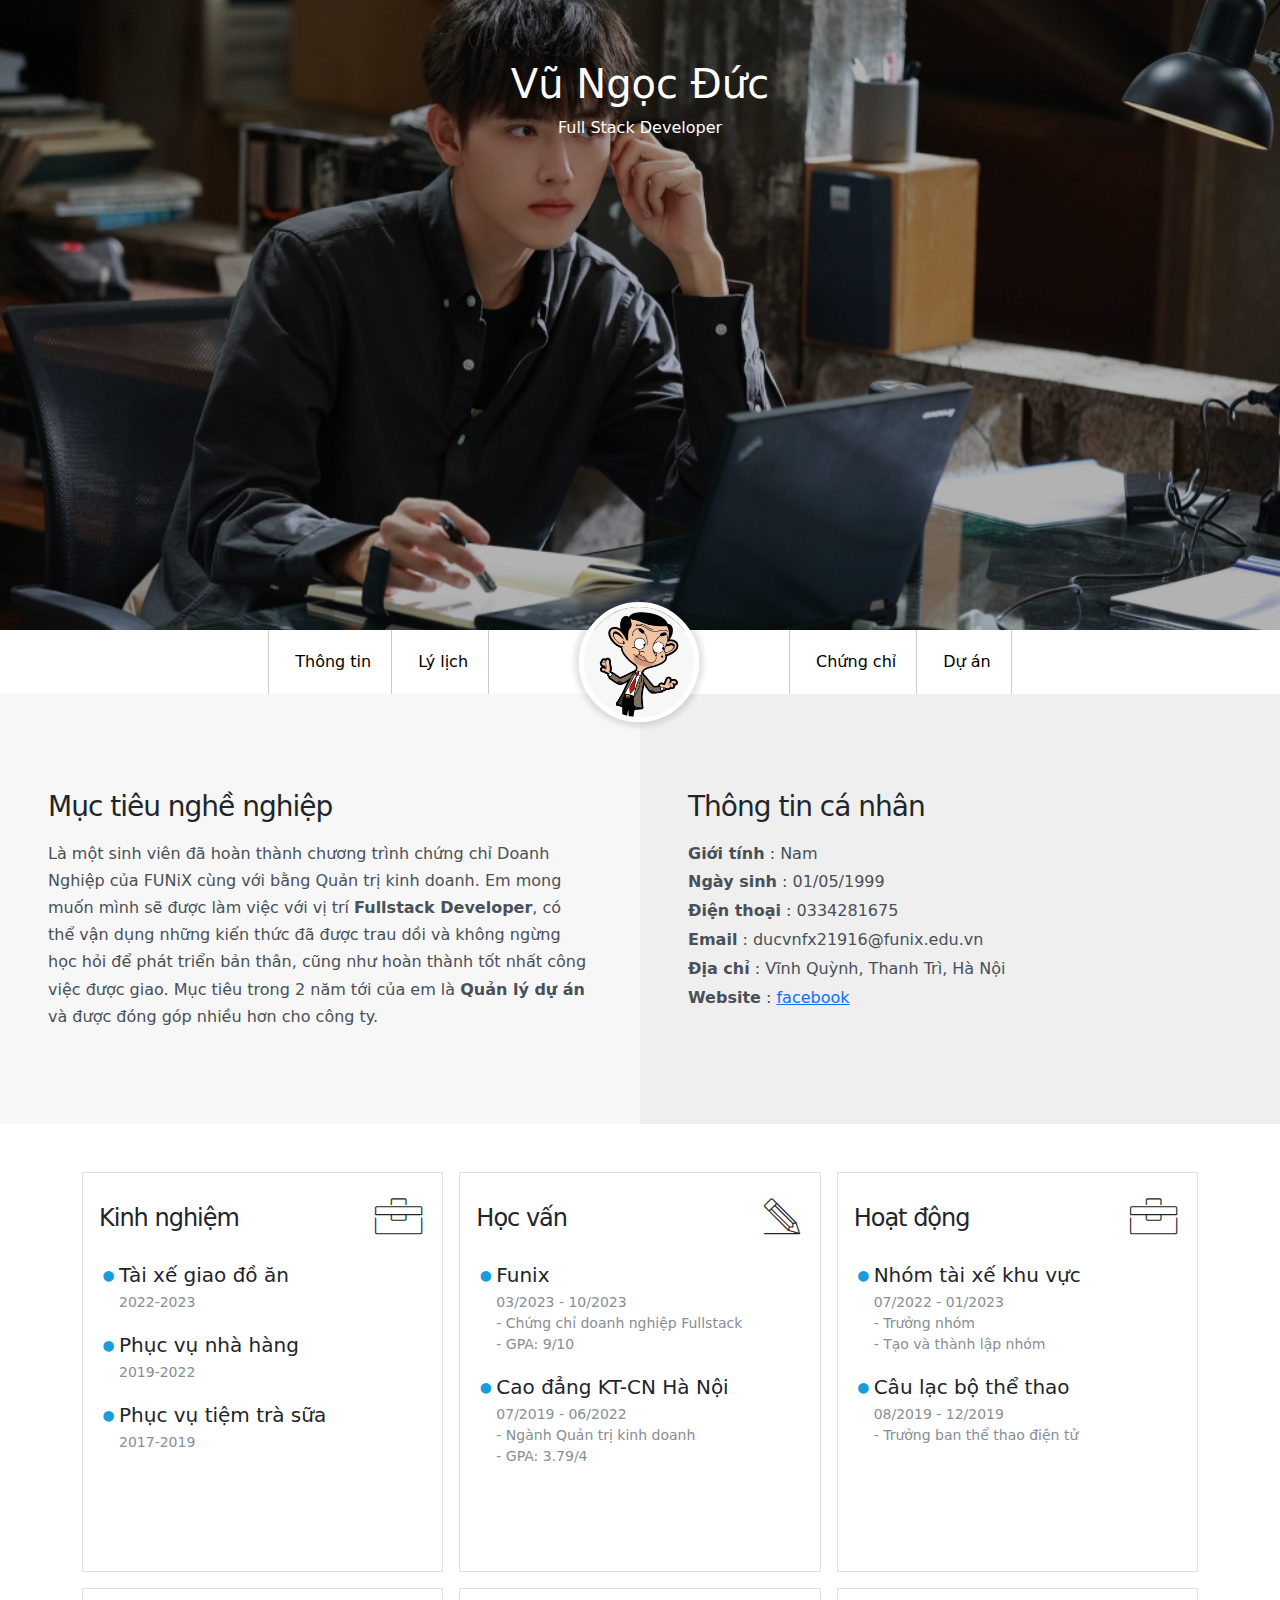
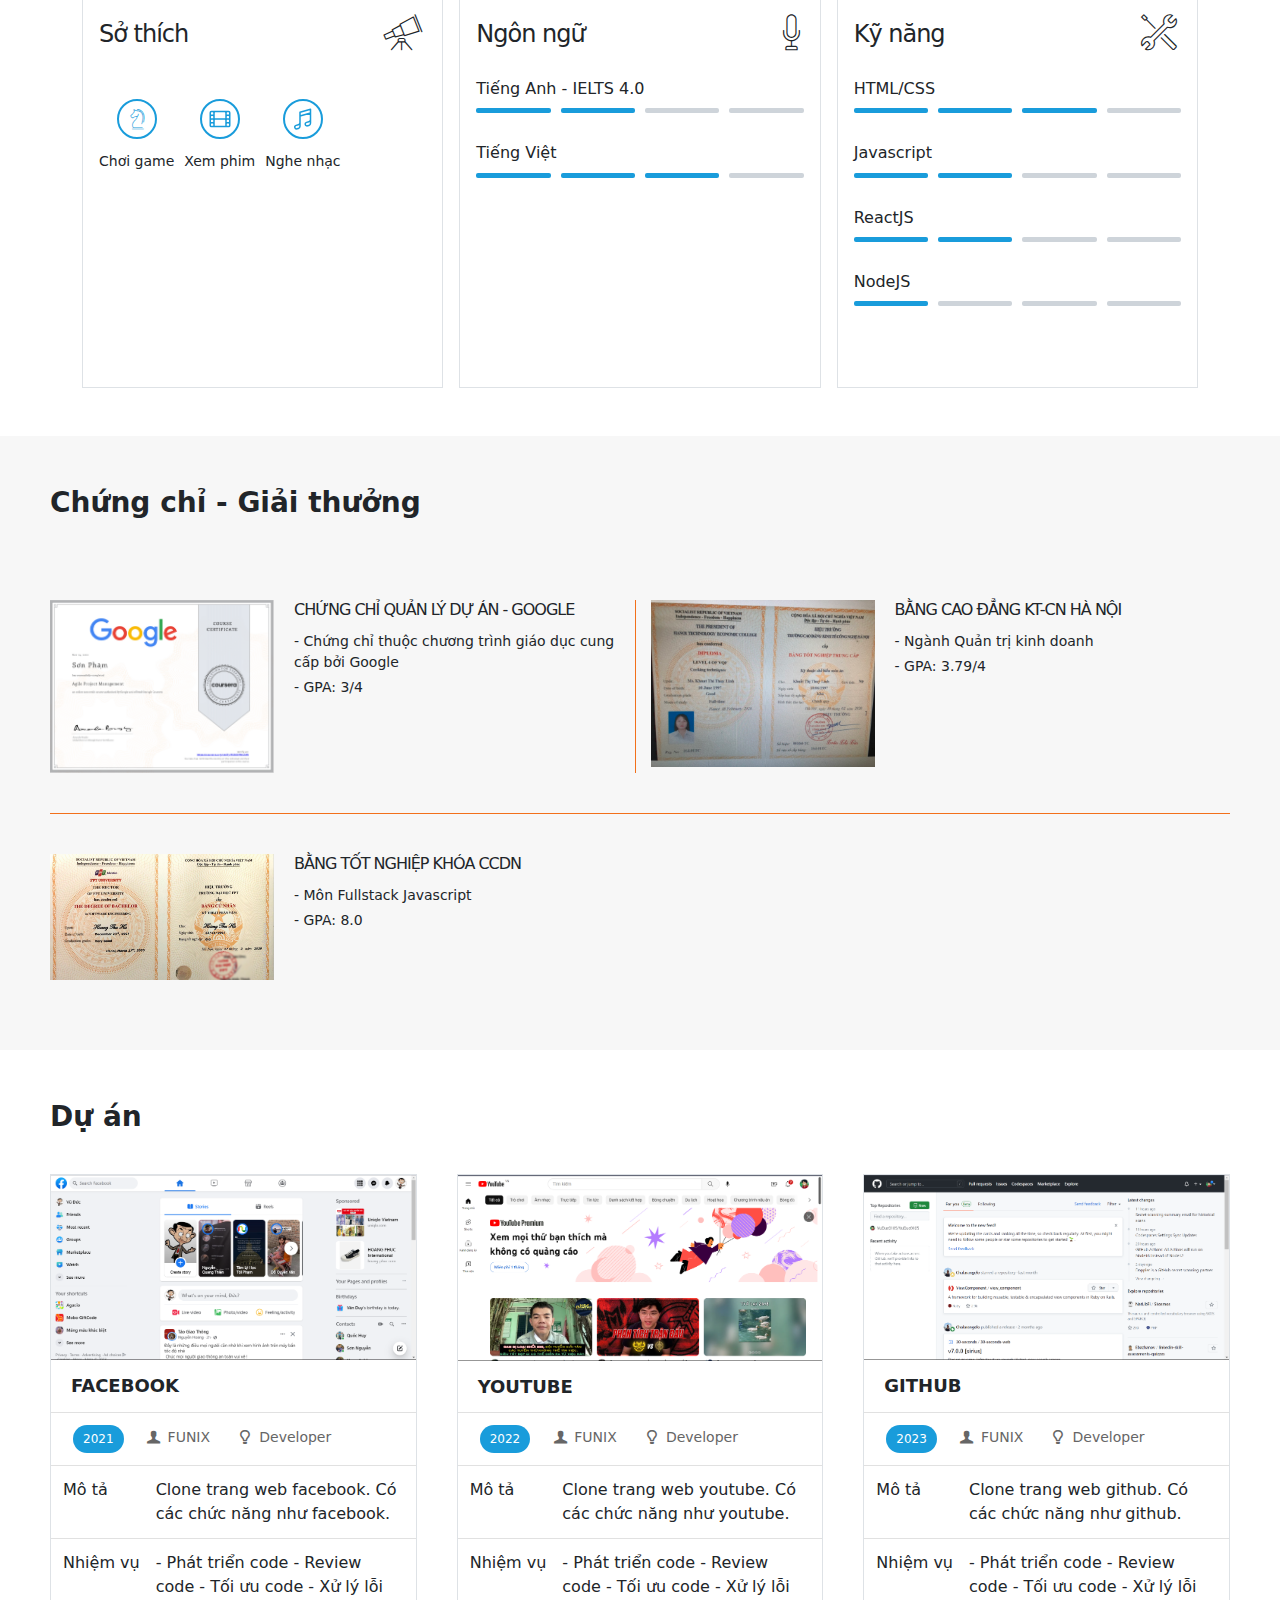
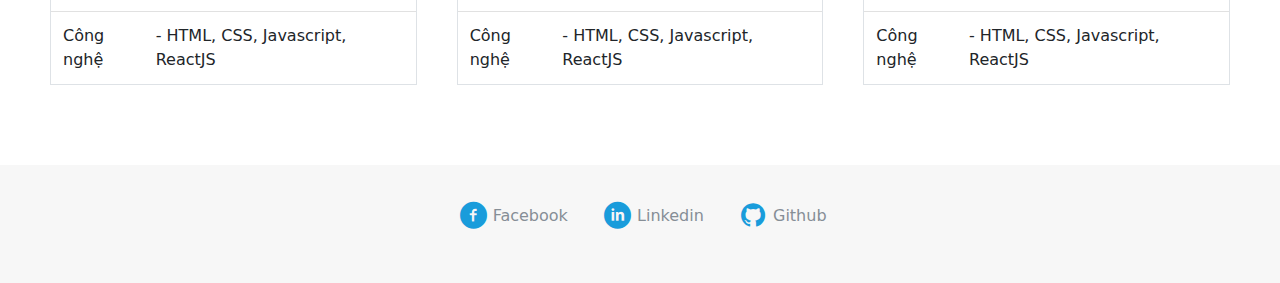
<file: index.html>
<!DOCTYPE html>
<html lang="en">
  <head>
    <meta charset="UTF-8" />
    <meta http-equiv="X-UA-Compatible" content="IE=edge" />
    <meta name="viewport" content="width=device-width, initial-scale=1.0" />
    <link rel="stylesheet" href="./css/laptop.css" />
    <link rel="stylesheet" href="./css/mobile.css">
    <link rel="stylesheet" href="./css/tablet.css">
    <link rel="stylesheet" href="./css/font.css" />
    <link rel="preconnect" href="https://fonts.googleapis.com" />
    <link rel="preconnect" href="https://fonts.gstatic.com" crossorigin />
    <link
      href="https://fonts.googleapis.com/css2?family=Open+Sans:wght@300;400;500;600;700&display=swap"
      rel="stylesheet"
    />
    <link
      rel="stylesheet"
      href="https://cdnjs.cloudflare.com/ajax/libs/font-awesome/6.4.0/css/all.min.css"
      integrity="sha512-iecdLmaskl7CVkqkXNQ/ZH/XLlvWZOJyj7Yy7tcenmpD1ypASozpmT/E0iPtmFIB46ZmdtAc9eNBvH0H/ZpiBw=="
      crossorigin="anonymous"
      referrerpolicy="no-referrer"
    />
    <link rel="stylesheet" href="	https://cdn.jsdelivr.net/npm/bootstrap@5.3.0/dist/css/bootstrap.min.css">
    <title>Assignment 03</title>
  </head>
  <body>

    <!-- banner -->
    <div id="banner">
      <div class='info'>
        <h1>Vũ Ngọc Đức</h1>
        <span>Full Stack Developer</span>
      </div>
      <img src="./images/8b8ne9h9jwpiipyfkvr29pcfalyj6sr3.jpg" alt="image" width="100%" />
    </div>
 
    <!-- navbar -->
    <section id="nav-bar">
      <nav class="nav">
        <div>
          <a class="left-border" href="#about"
          ><i class="fa-solid fa-user"></i> Thông tin </a>
          <a class="left-and-right-border" href="#job-info"
          ><i class="fa-solid fa-file-lines"></i> Lý lịch </a>
        </div>
        <div class="w300">
          <div class="avatar">
            <img src="./images/avt.jpg" alt="avatar" width="100%">
          </div>
        </div>
        <div>
          <a class="left-border" href="#certificate"
          ><i class="fa-solid fa-envelope"></i>Chứng chỉ</a>
          <a class="left-and-right-border" href="#project"
          ><i class="fa-solid fa-star"></i>Dự án</a>
        </div>
      </nav>
    </section>

    <!-- about -->
    <section id="about">
      <div class="container-fluid">
        <div class="row">
          <div id="target" class="bg-grey col-sm-6 p-md-5 p-3">
            <h1 class="section-title mt-5 mb-3">Mục tiêu nghề nghiệp</h1>
            <p>
              Là một sinh viên đã hoàn thành chương trình chứng chỉ Doanh Nghiệp
              của FUNiX cùng với bằng Quản trị kinh doanh. Em mong muốn mình sẽ được làm việc với vị trí <b>Fullstack Developer</b>, có thể vận dụng những kiến thức đã được
              trau dồi và không ngừng học hỏi để phát triển bản thân, cũng như
              hoàn thành tốt nhất công việc được giao. Mục tiêu trong 2 năm tới của em là <b>Quản lý dự án</b> và được đóng góp nhiều hơn cho công ty.
            </p>
          </div>
   
          <div id="personal-info" class="bg-darker-grey col-sm-6 p-md-5 p-3">
            <h1 class="section-title mt-5 mb-3">Thông tin cá nhân</h1>
            <ul class="mt-40 info">
              <li><b>Giới tính</b> : Nam</li>
              <li><b>Ngày sinh</b> : 01/05/1999</li>
              <li><b>Điện thoại</b> : 0334281675</li>
              <li><b>Email</b> : ducvnfx21916@funix.edu.vn</li>
              <li><b>Địa chỉ</b> : Vĩnh Quỳnh, Thanh Trì, Hà Nội</li>
              <li><b>Website</b> : <a href="https://www.facebook.com/vunduc.99">facebook</a></li>
            </ul>
            <nav class="link-social">
              <a href="https://twitter.com/cV99162192"><i class="fa-brands fa-twitter"></i></a>
              <a href="https://www.facebook.com/vunduc.99"><i class="fa-brands fa-facebook-f"></i></a>
              <a href="https://github.com/VuDuc0105"><i class="fa-brands fa-github"></i></a>
              <a href="https://www.linkedin.com/in/%C4%91%E1%BB%A9c-v%C5%A9-651a28262/"><i class="fa-brands fa-linkedin-in"></i></a>
            </nav>
          </div>
        </div>
      </div>
    </section>

    <!-- job-info -->
    <section id="job-info" class="m-5">
      <div class="container">
        <div class="row g-3">

          <div class="col-md-4 col-sm-6">
            <div class="p-3 border box-achie">
              <h1>Kinh nghiệm</h1>
              <span><i class="ic-toolbox"></i></span>
              <ul class="style-list">
                <li>
                  <h3>Tài xế giao đồ ăn</h3>
                  <p>2022-2023</p>
                </li>
                <li>
                  <h3>Phục vụ nhà hàng</h3>
                  <p>2019-2022</p>
                </li>
                <li>
                  <h3>Phục vụ tiệm trà sữa</h3>
                  <p>2017-2019</p>
                </li>
              </ul>
            </div>
          </div>

          <div class="col-md-4 col-sm-6">
            <div class="p-3 border box-achie">
              <h1>Học vấn</h1>
              <span><i class="ic-pencil"></i></span>
              <ul class="style-list">
                <li>  
                  <h3>Funix</h3>
                  <p>03/2023 - 10/2023</p>
                  <p>- Chứng chỉ doanh nghiệp Fullstack</p>
                  <p>- GPA: 9/10</p>
                </li>
                <li>
                  <h3>Cao đẳng KT-CN Hà Nội</h3>
                  <p>07/2019 - 06/2022</p>
                  <p>- Ngành Quản trị kinh doanh</p>
                  <p>- GPA: 3.79/4</p>
                </li>
              </ul>
            </div>
          </div>

          <div class="col-md-4 col-sm-6">
            <div class="p-3 border box-achie">
              <h1>Hoạt động</h1>
              <span><i class="ic-toolbox"></i></span>
              <ul class="style-list">
                <li>
                  <h3>Nhóm tài xế khu vực</h3>
                  <p>07/2022 - 01/2023</p>
                  <p>- Trưởng nhóm</p>
                  <p>- Tạo và thành lập nhóm</p>
                </li>
                <li>
                  <h3>Câu lạc bộ thể thao</h3>
                  <p>08/2019 - 12/2019</p>
                  <p>- Trưởng ban thể thao điện tử</p>
                </li>
              </ul>
            </div>
          </div>

          <div class="col-md-4 col-sm-6">
            <div class="p-3 border box-achie">
              <h1>Sở thích</h1>
              <span><i class="ic-telescope"></i></span>
              <ul class="interest">
                <li>
                  <div class="symbol"><i class="ic-strategy"></i></div>
                  <span class="text">Chơi game</span>
                </li>
                <li>
                  <div class="symbol"><svg xmlns="http://www.w3.org/2000/svg" fill="none" viewBox="0 0 24 24" stroke-width="1.5" stroke="currentColor" class="icon">
                    <path stroke-linecap="round" stroke-linejoin="round" d="M3.375 19.5h17.25m-17.25 0a1.125 1.125 0 01-1.125-1.125M3.375 19.5h1.5C5.496 19.5 6 18.996 6 18.375m-3.75 0V5.625m0 12.75v-1.5c0-.621.504-1.125 1.125-1.125m18.375 2.625V5.625m0 12.75c0 .621-.504 1.125-1.125 1.125m1.125-1.125v-1.5c0-.621-.504-1.125-1.125-1.125m0 3.75h-1.5A1.125 1.125 0 0118 18.375M20.625 4.5H3.375m17.25 0c.621 0 1.125.504 1.125 1.125M20.625 4.5h-1.5C18.504 4.5 18 5.004 18 5.625m3.75 0v1.5c0 .621-.504 1.125-1.125 1.125M3.375 4.5c-.621 0-1.125.504-1.125 1.125M3.375 4.5h1.5C5.496 4.5 6 5.004 6 5.625m-3.75 0v1.5c0 .621.504 1.125 1.125 1.125m0 0h1.5m-1.5 0c-.621 0-1.125.504-1.125 1.125v1.5c0 .621.504 1.125 1.125 1.125m1.5-3.75C5.496 8.25 6 7.746 6 7.125v-1.5M4.875 8.25C5.496 8.25 6 8.754 6 9.375v1.5m0-5.25v5.25m0-5.25C6 5.004 6.504 4.5 7.125 4.5h9.75c.621 0 1.125.504 1.125 1.125m1.125 2.625h1.5m-1.5 0A1.125 1.125 0 0118 7.125v-1.5m1.125 2.625c-.621 0-1.125.504-1.125 1.125v1.5m2.625-2.625c.621 0 1.125.504 1.125 1.125v1.5c0 .621-.504 1.125-1.125 1.125M18 5.625v5.25M7.125 12h9.75m-9.75 0A1.125 1.125 0 016 10.875M7.125 12C6.504 12 6 12.504 6 13.125m0-2.25C6 11.496 5.496 12 4.875 12M18 10.875c0 .621-.504 1.125-1.125 1.125M18 10.875c0 .621.504 1.125 1.125 1.125m-2.25 0c.621 0 1.125.504 1.125 1.125m-12 5.25v-5.25m0 5.25c0 .621.504 1.125 1.125 1.125h9.75c.621 0 1.125-.504 1.125-1.125m-12 0v-1.5c0-.621-.504-1.125-1.125-1.125M18 18.375v-5.25m0 5.25v-1.5c0-.621.504-1.125 1.125-1.125M18 13.125v1.5c0 .621.504 1.125 1.125 1.125M18 13.125c0-.621.504-1.125 1.125-1.125M6 13.125v1.5c0 .621-.504 1.125-1.125 1.125M6 13.125C6 12.504 5.496 12 4.875 12m-1.5 0h1.5m-1.5 0c-.621 0-1.125.504-1.125 1.125v1.5c0 .621.504 1.125 1.125 1.125M19.125 12h1.5m0 0c.621 0 1.125.504 1.125 1.125v1.5c0 .621-.504 1.125-1.125 1.125m-17.25 0h1.5m14.25 0h1.5" />
                  </svg>
                                
                  </div>
                  <span class="text">Xem phim</span>
                </li>
                <li>
                  <div class="symbol"><svg xmlns="http://www.w3.org/2000/svg" fill="none" viewBox="0 0 24 24" stroke-width="1.5" stroke="currentColor" class="icon">
                    <path stroke-linecap="round" stroke-linejoin="round" d="M9 9l10.5-3m0 6.553v3.75a2.25 2.25 0 01-1.632 2.163l-1.32.377a1.803 1.803 0 11-.99-3.467l2.31-.66a2.25 2.25 0 001.632-2.163zm0 0V2.25L9 5.25v10.303m0 0v3.75a2.25 2.25 0 01-1.632 2.163l-1.32.377a1.803 1.803 0 01-.99-3.467l2.31-.66A2.25 2.25 0 009 15.553z" />
                  </svg>
                  </div>
                  <span class="text">Nghe nhạc</span>
                </li>
              </ul>
            </div>
          </div>

          <div class="col-md-4 col-sm-6">
            <div class="p-3 border box-achie">
              <h1>Ngôn ngữ</h1>
              <span><i class="ic-mic"></i></span>
              <ul>
                <li">
                  <h5 class="bold">Tiếng Anh - IELTS 4.0</h5>
                  <div  class="level_wrap">
                    <div class="level_up"></div>
                    <div class="level_up"></div>
                    <div class="level_down"></div>
                    <div class="level_down"></div>
                  </div>
                </li>
                <li>
                  <h5 class="bold">Tiếng Việt</h5>
                  <div  class="level_wrap">
                    <div class="level_up"></div>
                    <div class="level_up"></div>
                    <div class="level_up"></div>
                    <div class="level_down"></div>
                  </div>
                </li>
              </ul>
            </div>
          </div>

          <div class="col-md-4 col-sm-6">
            <div class="p-3 border box-achie">
              <h1>Kỹ năng</h1>
              <span><i class="ic-tools-2"></i></span>
              <ul>
                <li>
                  <h5 class="bold">HTML/CSS</h5>
                  <div  class="level_wrap">
                    <div class="level_up"></div>
                    <div class="level_up"></div>
                    <div class="level_up"></div>
                    <div class="level_down"></div>
                  </div>
                </li>
                <li>
                  <h5 class="bold">Javascript</h5>
                  <div  class="level_wrap">
                    <div class="level_up"></div>
                    <div class="level_up"></div>
                    <div class="level_down"></div>
                    <div class="level_down"></div>
                  </div>
                </li>
                <li>
                  <h5 class="bold">ReactJS</h5>
                  <div  class="level_wrap">
                    <div class="level_up"></div>
                    <div class="level_up"></div>
                    <div class="level_down"></div>
                    <div class="level_down"></div>
                  </div>
                </li>
                <li>
                  <h5 class="bold">NodeJS</h5>
                  <div  class="level_wrap">
                    <div class="level_up"></div>
                    <div class="level_down"></div>
                    <div class="level_down"></div>
                    <div class="level_down"></div>
                  </div>
                </li>
              </ul>
            </div>
          </div>

        </div>
      </div>
    </section>

    <!-- certificate -->
    <section id="certificate" class="bg-grey">
      <div class="containerr">
        <h1 class="section-title">Chứng chỉ - Giải thưởng</h1>
        <div class="certificate_wrap border_bottom"> 
          <div class="cardd">
              <img src="./images/ccgg.png" alt="certificate" width="100%">
            <div class="content">
              <h3>CHỨNG CHỈ QUẢN LÝ DỰ ÁN - GOOGLE</h3>
              <p>- Chứng chỉ thuộc chương trình giáo dục cung cấp bởi Google</p>
              <p>- GPA: 3/4</p>
            </div>
          </div>
          <div class="cardd border_left">
              <img src="./images/bangcd.jpg" alt="certificate" width="100%">
            <div class="content">
              <h3>BẰNG CAO ĐẲNG KT-CN HÀ NỘI</h3>
              <p>- Ngành Quản trị kinh doanh</p>
              <p>- GPA: 3.79/4</p>
            </div>
          </div>
        </div>
        <div class="certificate_wrap">
          <div class="cardd">
              <img src="./images/ccdn.png" alt="certificate" width="100%">
            <div class="content">
              <h3>BẰNG TỐT NGHIỆP KHÓA CCDN</h3>
              <p>- Môn Fullstack Javascript</p>
              <p>- GPA: 8.0</p>
            </div>
          </div>
        </div>
      </div>
    </section>

    <!-- project -->
    <section id="project">
      <div class="containerr">
        <h1 class="section-title">Dự án</h1>
        <div class="wrap">
          <div class='cardd_project border'>
            <a href="./html/project-charter.html">
              <img src="./images/fb.png" alt="CV cá nhân" width="100%" title="Click to show detail project">
            </a>
            <h3>FACEBOOK</h3>
            <div class="border_top p12 role">
              <span class="year">2021</span>
              <div class="right-side">
                <span><i class="icon-user-1"></i> FUNIX</span>
                <span class="edit"><i class="icon-lamp"></i> Developer</span>
              </div>
            </div>
            <div>
              <div class="border_top p12 gridd">
                <div>Mô tả</div>
                <div>Clone trang web facebook. Có các chức năng như facebook.</div>
              </div>
              <div class="border_top p12 gridd">
                <div>Nhiệm vụ</div>
                <div>- Phát triển code - Review code - Tối ưu code - Xử lý lỗi</div>
              </div>
              <div class="border_top p12 gridd">
                <div>Công nghệ</div>
                <div>- HTML, CSS, Javascript, ReactJS</div>
              </div>
            </div>
          </div>

          <div class='cardd_project border'>
            <a href="./html/project-charter.html">
              <img src="./images/youtube.png" alt="trang web quản lý thú cưng" width="100%" title="Click to show detail project">
            </a>
            <h3>YOUTUBE</h3>
            <div class="border_top p12 role">
              <span class="year">2022</span>
              <div class="right-side">
                <span><i class="icon-user-1"></i> FUNIX</span>
                <span class="edit"><i class="icon-lamp"></i> Developer</span>
              </div>
            </div>
            <div>
              <div class="border_top p12 gridd">
                <div>Mô tả</div>
                <div>Clone trang web youtube. Có các chức năng như youtube.</div>
              </div>
              <div class="border_top p12 gridd">
                <div>Nhiệm vụ</div>
                <div>- Phát triển code - Review code - Tối ưu code - Xử lý lỗi</div>
              </div>
              <div class="border_top p12 gridd">
                <div>Công nghệ</div>
                <div>- HTML, CSS, Javascript, ReactJS</div>
              </div>
            </div>
          </div>

          <div class='cardd_project border'>
            <a href="./html/project-charter.html">
              <img src="./images/github.png" alt="trang web xem tin tức" width="100%" title="Click to show detail project">
            </a>
            <h3>GITHUB</h3>
            <div class="border_top p12 role">
              <span class="year">2023</span>
              <div class="right-side">
                <span><i class="icon-user-1"></i> FUNIX</span>
                <span class="edit"><i class="icon-lamp"></i> Developer</span>
              </div>
            </div>
            <div>
              <div class="border_top p12 gridd">
                <div>Mô tả</div>
                <div>Clone trang web github. Có các chức năng như github.</div>
              </div>
              <div class="border_top p12 gridd">
                <div>Nhiệm vụ</div>
                <div>- Phát triển code - Review code - Tối ưu code - Xử lý lỗi</div>
              </div>
              <div class="border_top p12 gridd">
                <div>Công nghệ</div>
                <div>- HTML, CSS, Javascript, ReactJS</div>
              </div>
            </div>
          </div>
        </div>
      </div>
    </section>

    <!-- footer -->
    <section id="footer" class="bg-grey">
      <div class="containerr">
        <ul class="list_link">
          <li><a href="https://www.facebook.com/vunduc.99"><i class="icon-facebook-circled"></i> Facebook</a></li>
          <li><a href="https://www.linkedin.com/in/%C4%91%E1%BB%A9c-v%C5%A9-651a28262/"><i class="icon-linkedin-circled"></i> Linkedin</a></li>
          <li><a href="https://github.com/VuDuc0105"><i class="icon-github-circled"></i> Github</a></li>
        </ul>
      </div>
    </section>
  </body>
</html>
<script src="https://cdn.jsdelivr.net/npm/@popperjs/core@2.11.8/dist/umd/popper.min.js"></script>
<script src="https://cdn.jsdelivr.net/npm/bootstrap@5.3.0/dist/js/bootstrap.min.js"></script>
<script src="https://cdn.jsdelivr.net/npm/bootstrap@5.3.0/dist/js/bootstrap.bundle.min.js"></script>
</file>
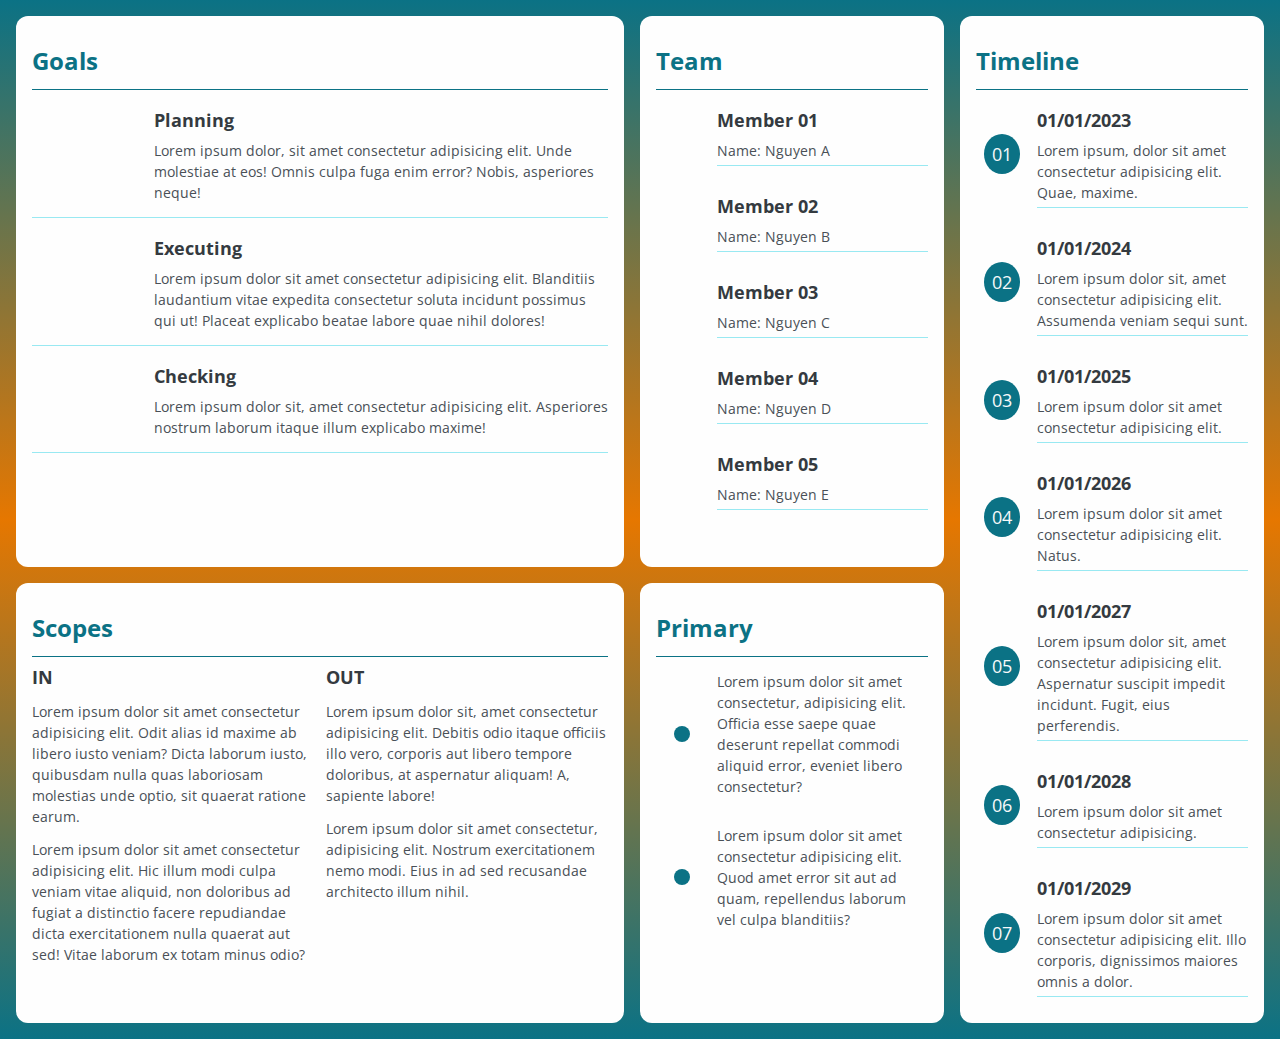
<file: html/project-charter.html>
<!DOCTYPE html>
<html lang="en">
<head>
    <meta charset="UTF-8">
    <meta http-equiv="X-UA-Compatible" content="IE=edge">
    <meta name="viewport" content="width=device-width, initial-scale=1.0">
    <link rel="stylesheet" href="https://cdnjs.cloudflare.com/ajax/libs/font-awesome/6.4.0/css/all.min.css" integrity="sha512-iecdLmaskl7CVkqkXNQ/ZH/XLlvWZOJyj7Yy7tcenmpD1ypASozpmT/E0iPtmFIB46ZmdtAc9eNBvH0H/ZpiBw==" crossorigin="anonymous" referrerpolicy="no-referrer" />
    <link rel="preconnect" href="https://fonts.googleapis.com">
    <link rel="preconnect" href="https://fonts.gstatic.com" crossorigin>
    <link href="https://fonts.googleapis.com/css2?family=Open+Sans:wght@400;500;700&display=swap" rel="stylesheet">
    <link rel="stylesheet" href="../css/project-charter.css">
    <title>Document</title>
</head>
<body>
    <main>

        <!-- Goals -->
        <section class="Goals">
            <h1 class="section-title">Goals</h1>

            <div class="wrap border-bottom">
                <div class="icon">
                    <i class="fa-solid fa-flag-checkered"></i>
                </div>
                <div class="content">
                    <h2>Planning</h2>
                    <p>
                        Lorem ipsum dolor, sit amet consectetur adipisicing elit. Unde molestiae at eos! Omnis culpa fuga enim error? Nobis, asperiores neque!
                    </p>
                </div>
            </div>
            
            <div class="wrap border-bottom">
                <div class="icon">
                    <i class="fa-solid fa-flag-checkered"></i>
                </div>
                <div class="content">
                    <h2>Executing</h2>
                    <p>
                        Lorem ipsum dolor sit amet consectetur adipisicing elit. Blanditiis laudantium vitae expedita consectetur soluta incidunt possimus qui ut! Placeat explicabo beatae labore quae nihil dolores!
                    </p>
                </div>
            </div>

            <div class="wrap border-bottom">
                <div class="icon">
                    <i class="fa-solid fa-flag-checkered"></i>
                </div>
                <div class="content">
                    <h2>Checking</h2>
                    <p>
                        Lorem ipsum dolor sit, amet consectetur adipisicing elit. Asperiores nostrum laborum itaque illum explicabo maxime!
                    </p>
                </div>
            </div>
        </section>

        <!-- Team -->
        <section class="Team">
            <h1 class="section-title">Team</h1>

            <div class="grid-mobile">
                <div class="wrap">
                    <div class="icon">
                        <i class="fa-solid fa-user"></i>
                    </div>
                    <div class="content border-bottom">
                        <h2>Member 01</h2>
                        <p>
                            Name: Nguyen A
                        </p>
                    </div>
                </div>
    
                <div class="wrap">
                    <div class="icon">
                        <i class="fa-solid fa-user"></i>
                    </div>
                    <div class="content border-bottom">
                        <h2>Member 02</h2>
                        <p>
                            Name: Nguyen B
                        </p>
                    </div>
                </div>
    
                <div class="wrap">
                    <div class="icon">
                        <i class="fa-solid fa-user"></i>
                    </div>
                    <div class="content border-bottom">
                        <h2>Member 03</h2>
                        <p>
                            Name: Nguyen C
                        </p>
                    </div>
                </div>
    
                <div class="wrap">
                    <div class="icon">
                        <i class="fa-solid fa-user"></i>
                    </div>
                    <div class="content border-bottom">
                        <h2>Member 04</h2>
                        <p>
                            Name: Nguyen D
                        </p>
                    </div>
                </div>
    
                <div class="wrap">
                    <div class="icon">
                        <i class="fa-solid fa-user"></i>
                    </div>
                    <div class="content border-bottom">
                        <h2>Member 05</h2>
                        <p>
                            Name: Nguyen E
                        </p>
                    </div>
                </div>
            </div>
        </section>

        <!-- Timeline -->
        <section class="Timeline">
            <h1 class="section-title">Timeline</h1>

            <div class="wrap">
                <div class="icon-timeline icon">
                    <span>01</span>
                </div>
                <div class="content border-bottom">
                    <h2>01/01/2023</h2>
                    <p>
                        Lorem ipsum, dolor sit amet consectetur adipisicing elit. Quae, maxime.
                    </p>
                </div>
            </div>

            <div class="wrap">
                <div class="icon-timeline icon">
                    <span>02</span>
                </div>
                <div class="content border-bottom">
                    <h2>01/01/2024</h2>
                    <p>
                        Lorem ipsum dolor sit, amet consectetur adipisicing elit. Assumenda veniam sequi sunt.
                    </p>
                </div>
            </div>

            <div class="wrap">
                <div class="icon-timeline icon">
                    <span>03</span>
                </div>
                <div class="content border-bottom">
                    <h2>01/01/2025</h2>
                    <p>
                        Lorem ipsum dolor sit amet consectetur adipisicing elit.
                    </p>
                </div>
            </div>

            <div class="wrap">
                <div class="icon-timeline icon">
                    <span>04</span>
                </div>
                <div class="content border-bottom">
                    <h2>01/01/2026</h2>
                    <p>
                        Lorem ipsum dolor sit amet consectetur adipisicing elit. Natus.
                    </p>
                </div>
            </div>

            <div class="wrap">
                <div class="icon-timeline icon">
                    <span>05</span>
                </div>
                <div class="content border-bottom">
                    <h2>01/01/2027</h2>
                    <p>
                        Lorem ipsum dolor sit, amet consectetur adipisicing elit. Aspernatur suscipit impedit incidunt. Fugit, eius perferendis.
                    </p>
                </div>
            </div>

            <div class="wrap">
                <div class="icon-timeline icon">
                    <span>06</span>
                </div>
                <div class="content border-bottom">
                    <h2>01/01/2028</h2>
                    <p>
                        Lorem ipsum dolor sit amet consectetur adipisicing.
                    </p>
                </div>
            </div>

            <div class="wrap">
                <div class="icon-timeline icon">
                    <span>07</span>
                </div>
                <div class="content border-bottom">
                    <h2>01/01/2029</h2>
                    <p>
                        Lorem ipsum dolor sit amet consectetur adipisicing elit. Illo corporis, dignissimos maiores omnis a dolor.
                    </p>
                </div>
            </div>
        </section>

        <!-- Scopes -->
        <section class="Scopes">
            <h1 class="section-title">Scopes</h1>

            <div class="wrap-scopes">
                <div>
                    <h2 class="big">IN</h2>
                    <p class="mx-3">Lorem ipsum dolor sit amet consectetur adipisicing elit. Odit alias id maxime ab libero iusto veniam? Dicta laborum iusto, quibusdam nulla quas laboriosam molestias unde optio, sit quaerat ratione earum.</p>
                    <p class="mx-3">Lorem ipsum dolor sit amet consectetur adipisicing elit. Hic illum modi culpa veniam vitae aliquid, non doloribus ad fugiat a distinctio facere repudiandae dicta exercitationem nulla quaerat aut sed! Vitae laborum ex totam minus odio?</p>
                </div>
    
                <div>
                    <h2 class="big">OUT</h2>
                    <p class="mx-3">Lorem ipsum dolor sit, amet consectetur adipisicing elit. Debitis odio itaque officiis illo vero, corporis aut libero tempore doloribus, at aspernatur aliquam! A, sapiente labore!</p>
                    <p class="mx-3">Lorem ipsum dolor sit amet consectetur, adipisicing elit. Nostrum exercitationem nemo modi. Eius in ad sed recusandae architecto illum nihil.</p>
                </div>
            </div>
        </section>

        <!-- Primary -->
        <section class="Primary">
            <h1 class="section-title">Primary</h1>

            <div class="wrap">
                <div class="icon-primary icon">
                    <i class="fa-solid fa-question"></i>
                </div>
                <div class="content">
                    <p>
                        Lorem ipsum dolor sit amet consectetur, adipisicing elit. Officia esse saepe quae deserunt repellat commodi aliquid error, eveniet libero consectetur?
                    </p>
                </div>
            </div>

            <div class="wrap">
                <div class="icon-primary icon">
                    <i class="fa-solid fa-question"></i>
                </div>
                <div class="content">
                    <p>
                        Lorem ipsum dolor sit amet consectetur adipisicing elit. Quod amet error sit aut ad quam, repellendus laborum vel culpa blanditiis?
                    </p>
                </div>
            </div>
        </section>

    </main>
</body>
</html>

<script src="../index.js"></script>
</file>
<file: css/laptop.css>
/*
SPACING SYSTEM (px)
2 / 4 / 8 / 12 / 16 / 24 / 32 / 48 / 64 / 80 / 96 / 128 / 160

FONT SIZE SYSTEM (px)
10 / 12 / 14 / 16 / 18 / 20 / 24 / 30 / 36 / 44 / 52 / 62 / 74 / 86 / 98
*/

* {
    margin: 0px;
}
 
.bg-grey {
    background: #f7f7f7;
}

.bg-darker-grey {
    background-color: #efefef;
}

/* general */
html {
    scroll-behavior: smooth;
}

body {
    font-family: 'Open Sans', sans-serif;
    color: #343a40;
}
 
section > .containerr{
    margin: auto;
    display: block;
    padding: 30px 50px;
}

/* banner */
#banner {
    height: 70vh;
    color: #fff;
    display: block;
    position: relative;
    text-align: center;
}

#banner .info {
    top: 60px;
    left: 50%;
    position: absolute;
    transform: translateX(-50%);
}

#banner img {
    top: 0;
    left: 0;
    z-index: -1;
    position: absolute;
    filter: brightness(0.7);
    object-fit: cover;
    height: 100%;
}

/* nav bar */
.nav {
    display: flex;
    justify-content: center;
}

.nav div {
    display: flex;
}

.w300 {
    width: 300px;
}

.text-blue {
    color: #199cdb;
}

.anchor {
    display: inline-block;
}

#nav-bar {
    text-align: center;
    background-color: #fff;
}

#nav-bar nav.container {
    padding: 0;
    display: flex;
    justify-content: space-around;
    align-items: center;
    position: relative;
}

#nav-bar .container a {
    text-transform: uppercase;
}

.w300 {
    position: relative;
}

.avatar img {
    position: absolute;
    width: 120px;
    height: 120px;
    border-radius: 50%;
    border: 5px solid #fff;
    top: 50%;
    left: 50%;
    transform: translate(-50%, -50%);
    box-shadow: 0 0 5px 5px rgba(0, 0, 0, 0.1);
}

#nav-bar .title {
    font-size: 14px;
    color: #999;
}

#nav-bar a {
    display: inline-block;
    padding: 20px;
    color: #000;
    text-decoration: none;
}

#nav-bar a.left-border {
    border-left: 1px solid #ccc;
}

#nav-bar a.left-and-right-border {
    border-left: 1px solid #ccc;
    border-right: 1px solid #ccc;
}

#nav-bar i {
    color: #199cdb;
    padding: 0 3px;
}

/* about */
#about h1 {
    font-weight: 500;
    font-size: 28px;
    letter-spacing: -1px;
}

#about #target p {
    line-height: 1.7;
    color: #495057;
}

#about #personal-info ul {
    list-style-type: none;
    padding: 0;
    line-height: 1.8;
    color: #495057;
}

#about #personal-info .link-social {
    margin: 20px 0;
}

#about .link-social a {
    display: inline-block;
    margin: 5px;
    font-size: 24px;
    color: #199cdb;
}

#about .link-social a:hover {
    color: #1971c2;
    scale: 1.1;
}

/* job-info */
#job-info h1 {
    font-size: 24px;
    font-weight: 500;
    letter-spacing: -1px;
}

.mh-350 {
    min-height: 350px;
}

.box-achie {
    padding: 20px;
    position: relative;
    min-height: 400px;
}

.box-achie h1 {
    font-weight: 700;
    margin: 15px 0 30px 0; 
}

.box-achie > span {
    position: absolute;
    display: inline-block;
    font-size: 36px;
    top: 20px;
    right: 20px;
}

.box-achie ul {
    padding: 0;
    list-style-type: none;
}

.box-achie .style-list {
    margin-left: 20px;
}

.box-achie .style-list li {
    position: relative;
}
  
.box-achie .style-list li::before {
    content: "\2022";
    color: #199cdb;
    font-weight: bold;
    display: inline-block; 
    width: 1em;
    font-size: 30px;
    margin-left: -20px; 
    position: absolute;
    top: -8px;
}

.box-achie h3 {
    font-weight: 500;
    margin: 5px 0;
    font-size: 20px;
}

.box-achie p {
    font-size: 14px;
    color: #868e96;
    margin-bottom: 0;
}

.box-achie li {
    margin: 20px 0;
}

.icon {
    width: 24px;
    height: 24px;
}

.interest {
    display: flex;
    justify-content: start;
    gap: 10px;
}

.interest li {
    display: flex;
    flex-direction: column;
    justify-content: center;
    align-items: center;
}

.symbol {
    width: 40px;
    height: 40px;
    border: 2px solid #199cdb !important;
    border-radius: 50%;
    display: flex;
    justify-content: center;
    align-items: center;
    font-size: 20px;
    color: #199cdb;
}

.text {
    font-size: 14px;
    margin: 12px 0;
}

.bold {
    font-weight: 500;
    font-size: 16px;
    margin: 30px 0 10px 0;
}

.level_wrap {
    display: grid;
    grid-template-columns: repeat(4, 1fr);
    gap: 10px;
    border: none !important;
}

.level_up {
    background-color: #199cdb;
    height: 5px;
    border-radius: 2px;
    border: none !important;
}

.level_down {
    background-color: #ced4da;
    height: 5px;
    border: none !important;
    border-radius: 2px ;
}

/* certificate */
.section-title {
    font-size: 28px;
    font-weight: 600;
    margin: 20px 0 40px 0;
}

.certificate_wrap {
    gap: 20px;
    display: grid;
    padding: 40px 0;
    grid-template-columns: 1fr 1fr;
}

.border_bottom {
    border-bottom: 1px solid #f2701b;
}

.border_left {
    border-left: 1px solid #f2701b;
}

.cardd {
    gap: 20px;
    display: grid;
    padding-left: 15px;
    margin-left: -15px;
    grid-template-columns: 4fr 6fr;
    text-decoration: none;
}

.content h3 {
    font-size: 16px;
    margin-bottom: 12px;
    letter-spacing: -1px;
}

.content p {
    margin: 4px 0;
    font-size: 14px;
    line-height: 1.5;
}

/* projects */
.wrap {
    gap: 40px;
    display: grid;
    grid-template-columns: 1fr 1fr 1fr;
}

.border {
    border: 1px solid #e1e1e1;
}

.border_top {
    border-top: 1px solid #e1e1e1;
}

.p12 {
    padding: 12px;
}

.cardd_project h3 {
    margin: 15px 0;
    font-size: 18px;
    font-weight: 700;
    padding-left: 20px;
}

.cardd_project img:hover {
    cursor: pointer;
    filter: opacity(0.5);
}

.year {
    padding: 5px 10px;
    border-radius: 15px;
    display: inline-block;
    color: #fff !important;
    font-size: 12px !important;
    background-color: #199cdb;
    height: fit-content;
}

.role {
    display: flex;
}

.role span {
    color: #666;
    margin: 0 10px;
    font-size: 14px;
}

.gridd {
    gap: 10px;
    display: grid;
    grid-template-columns: 1fr 3fr;
}

/* footer */
#footer {
    margin-top: 50px;
}

.list_link {
    display: flex;
    padding: 0;
    justify-content: center;
}

.list_link li {
    list-style-type: none;
    margin: 0 15px;
}

.list_link a {
    color: #868e96;
    text-decoration: none;
    display: flex;
    align-items: center;
}

.list_link i {
    color: #199cdb;
    font-size: 28px;
}
</file>
<file: css/mobile.css>
/*
SPACING SYSTEM (px)
2 / 4 / 8 / 12 / 16 / 24 / 32 / 48 / 64 / 80 / 96 / 128 / 160

FONT SIZE SYSTEM (px)
10 / 12 / 14 / 16 / 18 / 20 / 24 / 30 / 36 / 44 / 52 / 62 / 74 / 86 / 98
*/

@media (max-width: 576px) {
    #nav-bar nav.container {
        flex-direction: column; 
    }
    #nav-bar nav.container > div {
        display: flex;
        flex-direction: column;
        width: 100%;
        padding-left: 20px;
        justify-content: start;
    }
    #nav-bar .container a {
        display: block;
        width: 100%;
        border: none;
        text-align: left;
    }
    #nav-bar a {
        display: block;
        width: 100%;
        text-align: left;
        padding-left: 30px;
    }
    #nav-bar a:hover {
        background-color: #eee;
    }
    .nav {
        flex-direction: column;
    }
    .nav div {
        display: flex;
        flex-direction: column;
        width: 100%;
        align-items: start;
    }
    #nav-bar a.left-border {
        border: none;
    }
    
    #nav-bar a.left-and-right-border {
        border: none;
    }
    #about .containerr {
        grid-template-columns: 1fr;
    }
    #about .containerr > div {
        padding: 24px;
    }
    #job-info .containerr {
        gap: 20px !important;
        grid-template-columns: 1fr;
    }
    #certificate .containerr {
        display: grid;
        grid-template-columns: 1fr;
        gap: 20px;
    }
    .cardd {
        gap: 10px;
        grid-template-columns: 1fr;
        grid-template-rows: 1fr 1fr;
        padding-left: 0;
        margin: 0 auto;
        max-width: 250px;
        border-bottom: 1px solid #f2701b;
        height: 320px;
    }
    .cardd img {
        height: 180px;
        max-width: 250px;
    }
    .certificate_wrap {
        grid-template-columns: 1fr;
        padding: 0;
    }
    .border_left {
        border-left: none;
    }
    .border_bottom {
        border: none;
    }
    .role {
        flex-direction: column;
    }
    .year {
        width: fit-content;
    }
    .wrap {
        grid-template-columns: 1fr;
    }
    .cardd_project {
        max-width: 300px;
        margin: 0 auto;
    }
    .list_link a {
        font-size: 12px;
    }
}
</file>
<file: css/tablet.css>
/*
SPACING SYSTEM (px)
2 / 4 / 8 / 12 / 16 / 24 / 32 / 48 / 64 / 80 / 96 / 128 / 160

FONT SIZE SYSTEM (px)
10 / 12 / 14 / 16 / 18 / 20 / 24 / 30 / 36 / 44 / 52 / 62 / 74 / 86 / 98
*/ 

@media (max-width: 1100px) {
    .right-side {
        display: flex;
        flex-direction: column;
    }
}

@media (max-width: 900px) {
    .w300 {
        width: 200px;
    }
    #job-info .containerr {
        gap: 5px;
    }
}

@media (max-width: 768px) {
    .nav div.avatar {
        display: none;
    }
}
 
@media (max-width: 768px) and (min-width: 577px) {
    .w300 {
        width: 50px;
    }
    #about .containerr > div {
        padding: 64px 24px 48px 24px;
    }
    #job-info .containerr {
        gap: 20px;
        grid-template-columns: 250px 250px;
    }
    #certificate .containerr, #project .containerr {
        padding: 0;
    }
    #project .containerr {
        margin: 0 15px;
    }
    .cardd {
        gap: 10px;
        grid-template-columns: 1fr;
        grid-template-rows: 1fr 1fr;
        width: 250px;
        height: 300px;
        box-sizing: content-box;
    }
    .cardd img {
        height: 180px;
        width: 235px;
    }
    .wrap {
        gap: 10px;
        display: grid;
        grid-template-columns: 1fr 1fr 1fr;
    }
    #certificate .section-title {
        padding-left: 15px;
    }
    .section-title {
        margin: 20px 0;
    }
    .certificate_wrap {
        width: fit-content;
        margin: 0 auto;
        padding: 20px 0;
    }
    .cardd_project h3 {
        margin: 5px 0;
        font-size: 16px;
        padding-left: 10px;
    }
    .p12 {
        padding: 10px 0;
    }
    .role span {
        margin: 0 5px;
    }
    .year {
        height: fit-content;
    }
    .gridd {
        gap: 5px;
        font-size: 14px;
    }
}
</file>
<file: css/font.css>
@font-face {
	font-family: 'open_sanslight';
	src: url('../fonts/OpenSans-Light-webfont.eot');
	src: url('../fonts/OpenSans-Light-webfont.eot#iefix') format('embedded-opentype'),
		url('../fonts/OpenSans-Light-webfont.woff') format('woff'),
		url('../fonts/OpenSans-Light-webfont.ttf') format('truetype'),
		url('../fonts/OpenSans-Light-webfont.svg#open_sanslight') format('svg');
	font-weight: normal;
	font-style: normal;

}

@font-face {
	font-family: 'open_sansitalic';
	src: url('../fonts/OpenSans-Italic-webfont.eot');
	src: url('../fonts/OpenSans-Italic-webfont.eot#iefix') format('embedded-opentype'),
		url('../fonts/OpenSans-Italic-webfont.woff') format('woff'),
		url('../fonts/OpenSans-Italic-webfont.ttf') format('truetype'),
		url('../fonts/OpenSans-Italic-webfont.svg#open_sansitalic') format('svg');
	font-weight: normal;
	font-style: normal;

}

@font-face {
	font-family: 'open_sanssemibold';
	src: url('../fonts/OpenSans-Semibold-webfont.eot');
	src: url('../fonts/OpenSans-Semibold-webfont.eot#iefix') format('embedded-opentype'),
		url('../fonts/OpenSans-Semibold-webfont.woff') format('woff'),
		url('../fonts/OpenSans-Semibold-webfont.ttf') format('truetype'),
		url('../fonts/OpenSans-Semibold-webfont.svg#open_sanssemibold') format('svg');
	font-weight: normal;
	font-style: normal;

}


@font-face {
	font-family: 'open_sanslight_italic';
	src: url('../fonts/OpenSans-LightItalic-webfont.eot');
	src: url('../fonts/OpenSans-LightItalic-webfont.eot#iefix') format('embedded-opentype'),
		url('../fonts/OpenSans-LightItalic-webfont.woff') format('woff'),
		url('../fonts/OpenSans-LightItalic-webfont.ttf') format('truetype'),
		url('../fonts/OpenSans-LightItalic-webfont.svg#open_sanslight_italic') format('svg');
	font-weight: normal;
	font-style: normal;

}

@font-face {
	font-family: 'open_sansregular';
	src: url('../fonts/OpenSans-Regular-webfont.eot');
	src: url('../fonts/OpenSans-Regular-webfont.eot#iefix') format('embedded-opentype'),
		url('../fonts/OpenSans-Regular-webfont.woff') format('woff'),
		url('../fonts/OpenSans-Regular-webfont.ttf') format('truetype'),
		url('../fonts/OpenSans-Regular-webfont.svg#open_sansregular') format('svg');
	font-weight: normal;
	font-style: normal;

}


@font-face {
	font-family: 'fontello';
	src: url('../fonts/fontello.eot');
	src: url('../fonts/fontello.eot#iefix') format('embedded-opentype'),
		url('../fonts/fontello.woff') format('woff'),
		url('../fonts/fontello.ttf') format('truetype'),
		url('../fonts/fontello.svg#fontello') format('svg');
	font-weight: normal;
	font-style: normal;
}

[class^="icon-"]:before,
[class*=" icon-"]:before {
	font-family: "fontello";
	font-style: normal;
	font-weight: normal;
	speak: none;

	display: inline-block;
	text-decoration: inherit;
	width: 1em;
	margin-right: .2em;
	text-align: center;
	/* opacity: .8; */

	/* For safety - reset parent styles, that can break glyph codes*/
	font-variant: normal;
	text-transform: none;

	/* fix buttons height, for twitter bootstrap */
	line-height: 1em;

	/* Animation center compensation - margins should be symmetric */
	/* remove if not needed */
	margin-left: .2em;

	/* you can be more comfortable with increased icons size */
	/* font-size: 120%; */

	/* Font smoothing. That was taken from TWBS */
	-webkit-font-smoothing: antialiased;
	-moz-osx-font-smoothing: grayscale;

	/* Uncomment for 3D effect */
	/* text-shadow: 1px 1px 1px rgba(127, 127, 127, 0.3); */
}

.icon-emo-happy:before {
	content: '\e800';
}

/* '' */
.icon-emo-wink:before {
	content: '\e801';
}

/* '' */
.icon-emo-wink2:before {
	content: '\e802';
}

/* '' */
.icon-emo-unhappy:before {
	content: '\e803';
}

/* '' */
.icon-emo-sleep:before {
	content: '\e804';
}

/* '' */
.icon-emo-thumbsup:before {
	content: '\e805';
}

/* '' */
.icon-emo-devil:before {
	content: '\e806';
}

/* '' */
.icon-emo-surprised:before {
	content: '\e807';
}

/* '' */
.icon-emo-tongue:before {
	content: '\e808';
}

/* '' */
.icon-emo-coffee:before {
	content: '\e809';
}

/* '' */
.icon-emo-sunglasses:before {
	content: '\e80a';
}

/* '' */
.icon-emo-displeased:before {
	content: '\e80b';
}

/* '' */
.icon-emo-beer:before {
	content: '\e80c';
}

/* '' */
.icon-emo-grin:before {
	content: '\e80d';
}

/* '' */
.icon-emo-angry:before {
	content: '\e80e';
}

/* '' */
.icon-emo-saint:before {
	content: '\e80f';
}

/* '' */
.icon-emo-cry:before {
	content: '\e810';
}

/* '' */
.icon-emo-shoot:before {
	content: '\e811';
}

/* '' */
.icon-emo-squint:before {
	content: '\e812';
}

/* '' */
.icon-emo-laugh:before {
	content: '\e813';
}

/* '' */
.icon-spin1:before {
	content: '\e814';
}

/* '' */
.icon-spin2:before {
	content: '\e815';
}

/* '' */
.icon-spin3:before {
	content: '\e816';
}

/* '' */
.icon-spin4:before {
	content: '\e817';
}

/* '' */
.icon-spin5:before {
	content: '\e818';
}

/* '' */
.icon-spin6:before {
	content: '\e819';
}

/* '' */
.icon-firefox:before {
	content: '\e81a';
}

/* '' */
.icon-chrome:before {
	content: '\e81b';
}

/* '' */
.icon-opera:before {
	content: '\e81c';
}

/* '' */
.icon-ie:before {
	content: '\e81d';
}

/* '' */
.icon-crown:before {
	content: '\e81e';
}

/* '' */
.icon-crown-plus:before {
	content: '\e81f';
}

/* '' */
.icon-crown-minus:before {
	content: '\e820';
}

/* '' */
.icon-marquee:before {
	content: '\e821';
}

/* '' */
.icon-glass:before {
	content: '\e822';
}

/* '' */
.icon-music:before {
	content: '\e823';
}

/* '' */
.icon-search:before {
	content: '\e824';
}

/* '' */
.icon-mail:before {
	content: '\e825';
}

/* '' */
.icon-mail-alt:before {
	content: '\e826';
}

/* '' */
.icon-mail-squared:before {
	content: '\e827';
}

/* '' */
.icon-heart:before {
	content: '\e828';
}

/* '' */
.icon-heart-empty:before {
	content: '\e829';
}

/* '' */
.icon-star-1:before {
	content: '\e82a';
}

/* '' */
.icon-star-empty-1:before {
	content: '\e82b';
}

/* '' */
.icon-star-half:before {
	content: '\e82c';
}

/* '' */
.icon-star-half-alt:before {
	content: '\e82d';
}

/* '' */
.icon-user:before {
	content: '\e82e';
}

/* '' */
.icon-user-plus:before {
	content: '\e82f';
}

/* '' */
.icon-user-times:before {
	content: '\e830';
}

/* '' */
.icon-users:before {
	content: '\e831';
}

/* '' */
.icon-male:before {
	content: '\e832';
}

/* '' */
.icon-female:before {
	content: '\e833';
}

/* '' */
.icon-child:before {
	content: '\e834';
}

/* '' */
.icon-user-secret:before {
	content: '\e835';
}

/* '' */
.icon-video:before {
	content: '\e836';
}

/* '' */
.icon-videocam:before {
	content: '\e837';
}

/* '' */
.icon-picture:before {
	content: '\e838';
}

/* '' */
.icon-camera:before {
	content: '\e839';
}

/* '' */
.icon-camera-alt:before {
	content: '\e83a';
}

/* '' */
.icon-th-large:before {
	content: '\e83b';
}

/* '' */
.icon-th:before {
	content: '\e83c';
}

/* '' */
.icon-th-list:before {
	content: '\e83d';
}

/* '' */
.icon-ok:before {
	content: '\e83e';
}

/* '' */
.icon-ok-circled:before {
	content: '\e83f';
}

/* '' */
.icon-ok-circled2:before {
	content: '\e840';
}

/* '' */
.icon-ok-squared:before {
	content: '\e841';
}

/* '' */
.icon-cancel:before {
	content: '\e842';
}

/* '' */
.icon-cancel-circled:before {
	content: '\e843';
}

/* '' */
.icon-cancel-circled2:before {
	content: '\e844';
}

/* '' */
.icon-plus:before {
	content: '\e845';
}

/* '' */
.icon-plus-circled:before {
	content: '\e846';
}

/* '' */
.icon-plus-squared:before {
	content: '\e847';
}

/* '' */
.icon-plus-squared-alt:before {
	content: '\e848';
}

/* '' */
.icon-minus:before {
	content: '\e849';
}

/* '' */
.icon-minus-circled:before {
	content: '\e84a';
}

/* '' */
.icon-minus-squared:before {
	content: '\e84b';
}

/* '' */
.icon-minus-squared-alt:before {
	content: '\e84c';
}

/* '' */
.icon-help:before {
	content: '\e84d';
}

/* '' */
.icon-help-circled:before {
	content: '\e84e';
}

/* '' */
.icon-info-circled:before {
	content: '\e84f';
}

/* '' */
.icon-info:before {
	content: '\e850';
}

/* '' */
.icon-home:before {
	content: '\e851';
}

/* '' */
.icon-link:before {
	content: '\e852';
}

/* '' */
.icon-unlink:before {
	content: '\e853';
}

/* '' */
.icon-link-ext:before {
	content: '\e854';
}

/* '' */
.icon-link-ext-alt:before {
	content: '\e855';
}

/* '' */
.icon-attach:before {
	content: '\e856';
}

/* '' */
.icon-lock:before {
	content: '\e857';
}

/* '' */
.icon-lock-open:before {
	content: '\e858';
}

/* '' */
.icon-lock-open-alt:before {
	content: '\e859';
}

/* '' */
.icon-pin:before {
	content: '\e85a';
}

/* '' */
.icon-eye:before {
	content: '\e85b';
}

/* '' */
.icon-eye-off:before {
	content: '\e85c';
}

/* '' */
.icon-tag-1:before {
	content: '\e85d';
}

/* '' */
.icon-tags:before {
	content: '\e85e';
}

/* '' */
.icon-bookmark:before {
	content: '\e85f';
}

/* '' */
.icon-bookmark-empty:before {
	content: '\e860';
}

/* '' */
.icon-flag:before {
	content: '\e861';
}

/* '' */
.icon-flag-empty:before {
	content: '\e862';
}

/* '' */
.icon-flag-checkered:before {
	content: '\e863';
}

/* '' */
.icon-thumbs-up:before {
	content: '\e864';
}

/* '' */
.icon-thumbs-down:before {
	content: '\e865';
}

/* '' */
.icon-thumbs-up-alt:before {
	content: '\e866';
}

/* '' */
.icon-thumbs-down-alt:before {
	content: '\e867';
}

/* '' */
.icon-download:before {
	content: '\e868';
}

/* '' */
.icon-upload:before {
	content: '\e869';
}

/* '' */
.icon-download-cloud:before {
	content: '\e86a';
}

/* '' */
.icon-upload-cloud:before {
	content: '\e86b';
}

/* '' */
.icon-reply:before {
	content: '\e86c';
}

/* '' */
.icon-reply-all:before {
	content: '\e86d';
}

/* '' */
.icon-forward:before {
	content: '\e86e';
}

/* '' */
.icon-quote-left:before {
	content: '\e86f';
}

/* '' */
.icon-quote-right:before {
	content: '\e870';
}

/* '' */
.icon-code:before {
	content: '\e871';
}

/* '' */
.icon-export:before {
	content: '\e872';
}

/* '' */
.icon-export-alt:before {
	content: '\e873';
}

/* '' */
.icon-share:before {
	content: '\e874';
}

/* '' */
.icon-share-squared:before {
	content: '\e875';
}

/* '' */
.icon-pencil:before {
	content: '\e876';
}

/* '' */
.icon-pencil-squared:before {
	content: '\e877';
}

/* '' */
.icon-edit:before {
	content: '\e878';
}

/* '' */
.icon-print:before {
	content: '\e879';
}

/* '' */
.icon-retweet:before {
	content: '\e87a';
}

/* '' */
.icon-keyboard:before {
	content: '\e87b';
}

/* '' */
.icon-gamepad:before {
	content: '\e87c';
}

/* '' */
.icon-comment:before {
	content: '\e87d';
}

/* '' */
.icon-chat:before {
	content: '\e87e';
}

/* '' */
.icon-comment-empty:before {
	content: '\e87f';
}

/* '' */
.icon-chat-empty:before {
	content: '\e880';
}

/* '' */
.icon-bell:before {
	content: '\e881';
}

/* '' */
.icon-bell-alt:before {
	content: '\e882';
}

/* '' */
.icon-bell-off:before {
	content: '\e883';
}

/* '' */
.icon-bell-off-empty:before {
	content: '\e884';
}

/* '' */
.icon-attention-alt:before {
	content: '\e885';
}

/* '' */
.icon-attention:before {
	content: '\e886';
}

/* '' */
.icon-attention-circled:before {
	content: '\e887';
}

/* '' */
.icon-location:before {
	content: '\e888';
}

/* '' */
.icon-direction:before {
	content: '\e889';
}

/* '' */
.icon-compass:before {
	content: '\e88a';
}

/* '' */
.icon-trash:before {
	content: '\e88b';
}

/* '' */
.icon-trash-empty:before {
	content: '\e88c';
}

/* '' */
.icon-doc:before {
	content: '\e88d';
}

/* '' */
.icon-docs:before {
	content: '\e88e';
}

/* '' */
.icon-doc-text:before {
	content: '\e88f';
}

/* '' */
.icon-doc-inv:before {
	content: '\e890';
}

/* '' */
.icon-doc-text-inv:before {
	content: '\e891';
}

/* '' */
.icon-file-pdf:before {
	content: '\e892';
}

/* '' */
.icon-file-word:before {
	content: '\e893';
}

/* '' */
.icon-file-excel:before {
	content: '\e894';
}

/* '' */
.icon-file-powerpoint:before {
	content: '\e895';
}

/* '' */
.icon-file-image:before {
	content: '\e896';
}

/* '' */
.icon-file-archive:before {
	content: '\e897';
}

/* '' */
.icon-file-audio:before {
	content: '\e898';
}

/* '' */
.icon-file-video:before {
	content: '\e899';
}

/* '' */
.icon-file-code:before {
	content: '\e89a';
}

/* '' */
.icon-folder:before {
	content: '\e89b';
}

/* '' */
.icon-folder-open:before {
	content: '\e89c';
}

/* '' */
.icon-folder-empty:before {
	content: '\e89d';
}

/* '' */
.icon-folder-open-empty:before {
	content: '\e89e';
}

/* '' */
.icon-box:before {
	content: '\e89f';
}

/* '' */
.icon-rss:before {
	content: '\e8a0';
}

/* '' */
.icon-rss-squared:before {
	content: '\e8a1';
}

/* '' */
.icon-phone:before {
	content: '\e8a2';
}

/* '' */
.icon-phone-squared:before {
	content: '\e8a3';
}

/* '' */
.icon-fax:before {
	content: '\e8a4';
}

/* '' */
.icon-menu:before {
	content: '\e8a5';
}

/* '' */
.icon-cog:before {
	content: '\e8a6';
}

/* '' */
.icon-cog-alt:before {
	content: '\e8a7';
}

/* '' */
.icon-wrench:before {
	content: '\e8a8';
}

/* '' */
.icon-sliders:before {
	content: '\e8a9';
}

/* '' */
.icon-basket:before {
	content: '\e8aa';
}

/* '' */
.icon-cart-plus:before {
	content: '\e8ab';
}

/* '' */
.icon-cart-arrow-down:before {
	content: '\e8ac';
}

/* '' */
.icon-calendar:before {
	content: '\e8ad';
}

/* '' */
.icon-calendar-empty:before {
	content: '\e8ae';
}

/* '' */
.icon-login:before {
	content: '\e8af';
}

/* '' */
.icon-logout:before {
	content: '\e8b0';
}

/* '' */
.icon-mic:before {
	content: '\e8b1';
}

/* '' */
.icon-mute:before {
	content: '\e8b2';
}

/* '' */
.icon-volume-off:before {
	content: '\e8b3';
}

/* '' */
.icon-volume-down:before {
	content: '\e8b4';
}

/* '' */
.icon-volume-up:before {
	content: '\e8b5';
}

/* '' */
.icon-headphones:before {
	content: '\e8b6';
}

/* '' */
.icon-clock:before {
	content: '\e8b7';
}

/* '' */
.icon-lightbulb:before {
	content: '\e8b8';
}

/* '' */
.icon-block:before {
	content: '\e8b9';
}

/* '' */
.icon-resize-full:before {
	content: '\e8ba';
}

/* '' */
.icon-resize-full-alt:before {
	content: '\e8bb';
}

/* '' */
.icon-resize-small:before {
	content: '\e8bc';
}

/* '' */
.icon-resize-vertical:before {
	content: '\e8bd';
}

/* '' */
.icon-resize-horizontal:before {
	content: '\e8be';
}

/* '' */
.icon-move:before {
	content: '\e8bf';
}

/* '' */
.icon-zoom-in:before {
	content: '\e8c0';
}

/* '' */
.icon-zoom-out:before {
	content: '\e8c1';
}

/* '' */
.icon-down-circled2:before {
	content: '\e8c2';
}

/* '' */
.icon-up-circled2:before {
	content: '\e8c3';
}

/* '' */
.icon-left-circled2:before {
	content: '\e8c4';
}

/* '' */
.icon-right-circled2:before {
	content: '\e8c5';
}

/* '' */
.icon-down-dir:before {
	content: '\e8c6';
}

/* '' */
.icon-up-dir:before {
	content: '\e8c7';
}

/* '' */
.icon-left-dir:before {
	content: '\e8c8';
}

/* '' */
.icon-right-dir:before {
	content: '\e8c9';
}

/* '' */
.icon-down-open:before {
	content: '\e8ca';
}

/* '' */
.icon-left-open:before {
	content: '\e8cb';
}

/* '' */
.icon-right-open:before {
	content: '\e8cc';
}

/* '' */
.icon-up-open:before {
	content: '\e8cd';
}

/* '' */
.icon-angle-left:before {
	content: '\e8ce';
}

/* '' */
.icon-angle-right:before {
	content: '\e8cf';
}

/* '' */
.icon-angle-up:before {
	content: '\e8d0';
}

/* '' */
.icon-angle-down:before {
	content: '\e8d1';
}

/* '' */
.icon-angle-circled-left:before {
	content: '\e8d2';
}

/* '' */
.icon-angle-circled-right:before {
	content: '\e8d3';
}

/* '' */
.icon-angle-circled-up:before {
	content: '\e8d4';
}

/* '' */
.icon-angle-circled-down:before {
	content: '\e8d5';
}

/* '' */
.icon-angle-double-left:before {
	content: '\e8d6';
}

/* '' */
.icon-angle-double-right:before {
	content: '\e8d7';
}

/* '' */
.icon-angle-double-up:before {
	content: '\e8d8';
}

/* '' */
.icon-angle-double-down:before {
	content: '\e8d9';
}

/* '' */
.icon-down:before {
	content: '\e8da';
}

/* '' */
.icon-left:before {
	content: '\e8db';
}

/* '' */
.icon-right:before {
	content: '\e8dc';
}

/* '' */
.icon-up:before {
	content: '\e8dd';
}

/* '' */
.icon-down-big:before {
	content: '\e8de';
}

/* '' */
.icon-left-big:before {
	content: '\e8df';
}

/* '' */
.icon-right-big:before {
	content: '\e8e0';
}

/* '' */
.icon-up-big:before {
	content: '\e8e1';
}

/* '' */
.icon-right-hand:before {
	content: '\e8e2';
}

/* '' */
.icon-left-hand:before {
	content: '\e8e3';
}

/* '' */
.icon-up-hand:before {
	content: '\e8e4';
}

/* '' */
.icon-down-hand:before {
	content: '\e8e5';
}

/* '' */
.icon-left-circled:before {
	content: '\e8e6';
}

/* '' */
.icon-right-circled:before {
	content: '\e8e7';
}

/* '' */
.icon-up-circled:before {
	content: '\e8e8';
}

/* '' */
.icon-down-circled:before {
	content: '\e8e9';
}

/* '' */
.icon-cw:before {
	content: '\e8ea';
}

/* '' */
.icon-ccw:before {
	content: '\e8eb';
}

/* '' */
.icon-arrows-cw:before {
	content: '\e8ec';
}

/* '' */
.icon-level-up:before {
	content: '\e8ed';
}

/* '' */
.icon-level-down:before {
	content: '\e8ee';
}

/* '' */
.icon-shuffle:before {
	content: '\e8ef';
}

/* '' */
.icon-exchange:before {
	content: '\e8f0';
}

/* '' */
.icon-history:before {
	content: '\e8f1';
}

/* '' */
.icon-expand:before {
	content: '\e8f2';
}

/* '' */
.icon-collapse:before {
	content: '\e8f3';
}

/* '' */
.icon-expand-right:before {
	content: '\e8f4';
}

/* '' */
.icon-collapse-left:before {
	content: '\e8f5';
}

/* '' */
.icon-play:before {
	content: '\e8f6';
}

/* '' */
.icon-play-circled:before {
	content: '\e8f7';
}

/* '' */
.icon-play-circled2:before {
	content: '\e8f8';
}

/* '' */
.icon-stop:before {
	content: '\e8f9';
}

/* '' */
.icon-pause:before {
	content: '\e8fa';
}

/* '' */
.icon-to-end:before {
	content: '\e8fb';
}

/* '' */
.icon-to-end-alt:before {
	content: '\e8fc';
}

/* '' */
.icon-to-start:before {
	content: '\e8fd';
}

/* '' */
.icon-to-start-alt:before {
	content: '\e8fe';
}

/* '' */
.icon-fast-fw:before {
	content: '\e8ff';
}

/* '' */
.icon-fast-bw:before {
	content: '\e900';
}

/* '' */
.icon-eject:before {
	content: '\e901';
}

/* '' */
.icon-target:before {
	content: '\e902';
}

/* '' */
.icon-signal:before {
	content: '\e903';
}

/* '' */
.icon-wifi:before {
	content: '\e904';
}

/* '' */
.icon-award:before {
	content: '\e905';
}

/* '' */
.icon-desktop:before {
	content: '\e906';
}

/* '' */
.icon-laptop:before {
	content: '\e907';
}

/* '' */
.icon-tablet:before {
	content: '\e908';
}

/* '' */
.icon-mobile:before {
	content: '\e909';
}

/* '' */
.icon-inbox:before {
	content: '\e90a';
}

/* '' */
.icon-globe:before {
	content: '\e90b';
}

/* '' */
.icon-sun:before {
	content: '\e90c';
}

/* '' */
.icon-cloud:before {
	content: '\e90d';
}

/* '' */
.icon-flash:before {
	content: '\e90e';
}

/* '' */
.icon-moon:before {
	content: '\e90f';
}

/* '' */
.icon-umbrella-1:before {
	content: '\e910';
}

/* '' */
.icon-flight:before {
	content: '\e911';
}

/* '' */
.icon-fighter-jet:before {
	content: '\e912';
}

/* '' */
.icon-paper-plane:before {
	content: '\e913';
}

/* '' */
.icon-paper-plane-empty:before {
	content: '\e914';
}

/* '' */
.icon-space-shuttle:before {
	content: '\e915';
}

/* '' */
.icon-leaf:before {
	content: '\e916';
}

/* '' */
.icon-font:before {
	content: '\e917';
}

/* '' */
.icon-bold:before {
	content: '\e918';
}

/* '' */
.icon-medium:before {
	content: '\e919';
}

/* '' */
.icon-italic:before {
	content: '\e91a';
}

/* '' */
.icon-header:before {
	content: '\e91b';
}

/* '' */
.icon-paragraph:before {
	content: '\e91c';
}

/* '' */
.icon-text-height:before {
	content: '\e91d';
}

/* '' */
.icon-text-width:before {
	content: '\e91e';
}

/* '' */
.icon-align-left:before {
	content: '\e91f';
}

/* '' */
.icon-align-center:before {
	content: '\e920';
}

/* '' */
.icon-align-right:before {
	content: '\e921';
}

/* '' */
.icon-align-justify:before {
	content: '\e922';
}

/* '' */
.icon-list:before {
	content: '\e923';
}

/* '' */
.icon-indent-left:before {
	content: '\e924';
}

/* '' */
.icon-indent-right:before {
	content: '\e925';
}

/* '' */
.icon-list-bullet:before {
	content: '\e926';
}

/* '' */
.icon-list-numbered:before {
	content: '\e927';
}

/* '' */
.icon-strike:before {
	content: '\e928';
}

/* '' */
.icon-underline:before {
	content: '\e929';
}

/* '' */
.icon-superscript:before {
	content: '\e92a';
}

/* '' */
.icon-subscript:before {
	content: '\e92b';
}

/* '' */
.icon-table:before {
	content: '\e92c';
}

/* '' */
.icon-columns:before {
	content: '\e92d';
}

/* '' */
.icon-crop:before {
	content: '\e92e';
}

/* '' */
.icon-scissors:before {
	content: '\e92f';
}

/* '' */
.icon-paste:before {
	content: '\e930';
}

/* '' */
.icon-briefcase:before {
	content: '\e931';
}

/* '' */
.icon-suitcase:before {
	content: '\e932';
}

/* '' */
.icon-ellipsis:before {
	content: '\e933';
}

/* '' */
.icon-ellipsis-vert:before {
	content: '\e934';
}

/* '' */
.icon-off:before {
	content: '\e935';
}

/* '' */
.icon-road:before {
	content: '\e936';
}

/* '' */
.icon-list-alt:before {
	content: '\e937';
}

/* '' */
.icon-qrcode:before {
	content: '\e938';
}

/* '' */
.icon-barcode:before {
	content: '\e939';
}

/* '' */
.icon-book:before {
	content: '\e93a';
}

/* '' */
.icon-ajust:before {
	content: '\e93b';
}

/* '' */
.icon-tint:before {
	content: '\e93c';
}

/* '' */
.icon-toggle-off:before {
	content: '\e93d';
}

/* '' */
.icon-toggle-on:before {
	content: '\e93e';
}

/* '' */
.icon-check:before {
	content: '\e93f';
}

/* '' */
.icon-check-empty:before {
	content: '\e940';
}

/* '' */
.icon-circle:before {
	content: '\e941';
}

/* '' */
.icon-circle-empty:before {
	content: '\e942';
}

/* '' */
.icon-circle-thin:before {
	content: '\e943';
}

/* '' */
.icon-circle-notch:before {
	content: '\e944';
}

/* '' */
.icon-dot-circled:before {
	content: '\e945';
}

/* '' */
.icon-asterisk:before {
	content: '\e946';
}

/* '' */
.icon-gift:before {
	content: '\e947';
}

/* '' */
.icon-fire:before {
	content: '\e948';
}

/* '' */
.icon-magnet:before {
	content: '\e949';
}

/* '' */
.icon-chart-bar:before {
	content: '\e94a';
}

/* '' */
.icon-chart-area:before {
	content: '\e94b';
}

/* '' */
.icon-chart-pie:before {
	content: '\e94c';
}

/* '' */
.icon-chart-line:before {
	content: '\e94d';
}

/* '' */
.icon-ticket:before {
	content: '\e94e';
}

/* '' */
.icon-credit-card:before {
	content: '\e94f';
}

/* '' */
.icon-floppy:before {
	content: '\e950';
}

/* '' */
.icon-megaphone:before {
	content: '\e951';
}

/* '' */
.icon-hdd:before {
	content: '\e952';
}

/* '' */
.icon-key:before {
	content: '\e953';
}

/* '' */
.icon-fork:before {
	content: '\e954';
}

/* '' */
.icon-rocket:before {
	content: '\e955';
}

/* '' */
.icon-bug:before {
	content: '\e956';
}

/* '' */
.icon-certificate:before {
	content: '\e957';
}

/* '' */
.icon-tasks:before {
	content: '\e958';
}

/* '' */
.icon-filter:before {
	content: '\e959';
}

/* '' */
.icon-beaker:before {
	content: '\e95a';
}

/* '' */
.icon-magic:before {
	content: '\e95b';
}

/* '' */
.icon-cab:before {
	content: '\e95c';
}

/* '' */
.icon-taxi:before {
	content: '\e95d';
}

/* '' */
.icon-truck:before {
	content: '\e95e';
}

/* '' */
.icon-bus:before {
	content: '\e95f';
}

/* '' */
.icon-bicycle:before {
	content: '\e960';
}

/* '' */
.icon-motorcycle:before {
	content: '\e961';
}

/* '' */
.icon-train:before {
	content: '\e962';
}

/* '' */
.icon-subway:before {
	content: '\e963';
}

/* '' */
.icon-ship:before {
	content: '\e964';
}

/* '' */
.icon-money:before {
	content: '\e965';
}

/* '' */
.icon-euro:before {
	content: '\e966';
}

/* '' */
.icon-pound:before {
	content: '\e967';
}

/* '' */
.icon-dollar:before {
	content: '\e968';
}

/* '' */
.icon-rupee:before {
	content: '\e969';
}

/* '' */
.icon-yen:before {
	content: '\e96a';
}

/* '' */
.icon-rouble:before {
	content: '\e96b';
}

/* '' */
.icon-shekel:before {
	content: '\e96c';
}

/* '' */
.icon-try:before {
	content: '\e96d';
}

/* '' */
.icon-won:before {
	content: '\e96e';
}

/* '' */
.icon-bitcoin:before {
	content: '\e96f';
}

/* '' */
.icon-viacoin:before {
	content: '\e970';
}

/* '' */
.icon-sort:before {
	content: '\e971';
}

/* '' */
.icon-sort-down:before {
	content: '\e972';
}

/* '' */
.icon-sort-up:before {
	content: '\e973';
}

/* '' */
.icon-sort-alt-up:before {
	content: '\e974';
}

/* '' */
.icon-sort-alt-down:before {
	content: '\e975';
}

/* '' */
.icon-sort-name-up:before {
	content: '\e976';
}

/* '' */
.icon-sort-name-down:before {
	content: '\e977';
}

/* '' */
.icon-sort-number-up:before {
	content: '\e978';
}

/* '' */
.icon-sort-number-down:before {
	content: '\e979';
}

/* '' */
.icon-hammer:before {
	content: '\e97a';
}

/* '' */
.icon-gauge:before {
	content: '\e97b';
}

/* '' */
.icon-sitemap:before {
	content: '\e97c';
}

/* '' */
.icon-spinner:before {
	content: '\e97d';
}

/* '' */
.icon-coffee:before {
	content: '\e97e';
}

/* '' */
.icon-food:before {
	content: '\e97f';
}

/* '' */
.icon-beer:before {
	content: '\e980';
}

/* '' */
.icon-user-md:before {
	content: '\e981';
}

/* '' */
.icon-stethoscope:before {
	content: '\e982';
}

/* '' */
.icon-heartbeat:before {
	content: '\e983';
}

/* '' */
.icon-ambulance:before {
	content: '\e984';
}

/* '' */
.icon-medkit:before {
	content: '\e985';
}

/* '' */
.icon-h-sigh:before {
	content: '\e986';
}

/* '' */
.icon-bed:before {
	content: '\e987';
}

/* '' */
.icon-hospital:before {
	content: '\e988';
}

/* '' */
.icon-building:before {
	content: '\e989';
}

/* '' */
.icon-building-filled:before {
	content: '\e98a';
}

/* '' */
.icon-bank:before {
	content: '\e98b';
}

/* '' */
.icon-smile:before {
	content: '\e98c';
}

/* '' */
.icon-frown:before {
	content: '\e98d';
}

/* '' */
.icon-meh:before {
	content: '\e98e';
}

/* '' */
.icon-anchor:before {
	content: '\e98f';
}

/* '' */
.icon-terminal:before {
	content: '\e990';
}

/* '' */
.icon-eraser:before {
	content: '\e991';
}

/* '' */
.icon-puzzle:before {
	content: '\e992';
}

/* '' */
.icon-shield:before {
	content: '\e993';
}

/* '' */
.icon-extinguisher:before {
	content: '\e994';
}

/* '' */
.icon-bullseye:before {
	content: '\e995';
}

/* '' */
.icon-wheelchair:before {
	content: '\e996';
}

/* '' */
.icon-language:before {
	content: '\e997';
}

/* '' */
.icon-graduation-cap:before {
	content: '\e998';
}

/* '' */
.icon-paw:before {
	content: '\e999';
}

/* '' */
.icon-spoon:before {
	content: '\e99a';
}

/* '' */
.icon-cube:before {
	content: '\e99b';
}

/* '' */
.icon-cubes:before {
	content: '\e99c';
}

/* '' */
.icon-recycle:before {
	content: '\e99d';
}

/* '' */
.icon-tree:before {
	content: '\e99e';
}

/* '' */
.icon-database:before {
	content: '\e99f';
}

/* '' */
.icon-server:before {
	content: '\e9a0';
}

/* '' */
.icon-lifebuoy:before {
	content: '\e9a1';
}

/* '' */
.icon-rebel:before {
	content: '\e9a2';
}

/* '' */
.icon-empire:before {
	content: '\e9a3';
}

/* '' */
.icon-bomb:before {
	content: '\e9a4';
}

/* '' */
.icon-soccer-ball:before {
	content: '\e9a5';
}

/* '' */
.icon-tty:before {
	content: '\e9a6';
}

/* '' */
.icon-binoculars:before {
	content: '\e9a7';
}

/* '' */
.icon-plug:before {
	content: '\e9a8';
}

/* '' */
.icon-newspaper:before {
	content: '\e9a9';
}

/* '' */
.icon-calc:before {
	content: '\e9aa';
}

/* '' */
.icon-copyright:before {
	content: '\e9ab';
}

/* '' */
.icon-at:before {
	content: '\e9ac';
}

/* '' */
.icon-eyedropper:before {
	content: '\e9ad';
}

/* '' */
.icon-brush:before {
	content: '\e9ae';
}

/* '' */
.icon-birthday:before {
	content: '\e9af';
}

/* '' */
.icon-diamond:before {
	content: '\e9b0';
}

/* '' */
.icon-street-view:before {
	content: '\e9b1';
}

/* '' */
.icon-venus:before {
	content: '\e9b2';
}

/* '' */
.icon-mars:before {
	content: '\e9b3';
}

/* '' */
.icon-mercury:before {
	content: '\e9b4';
}

/* '' */
.icon-transgender:before {
	content: '\e9b5';
}

/* '' */
.icon-transgender-alt:before {
	content: '\e9b6';
}

/* '' */
.icon-venus-double:before {
	content: '\e9b7';
}

/* '' */
.icon-mars-double:before {
	content: '\e9b8';
}

/* '' */
.icon-venus-mars:before {
	content: '\e9b9';
}

/* '' */
.icon-mars-stroke:before {
	content: '\e9ba';
}

/* '' */
.icon-mars-stroke-v:before {
	content: '\e9bb';
}

/* '' */
.icon-mars-stroke-h:before {
	content: '\e9bc';
}

/* '' */
.icon-neuter:before {
	content: '\e9bd';
}

/* '' */
.icon-cc-visa:before {
	content: '\e9be';
}

/* '' */
.icon-cc-mastercard:before {
	content: '\e9bf';
}

/* '' */
.icon-cc-discover:before {
	content: '\e9c0';
}

/* '' */
.icon-cc-amex:before {
	content: '\e9c1';
}

/* '' */
.icon-cc-paypal:before {
	content: '\e9c2';
}

/* '' */
.icon-cc-stripe:before {
	content: '\e9c3';
}

/* '' */
.icon-adn:before {
	content: '\e9c4';
}

/* '' */
.icon-android:before {
	content: '\e9c5';
}

/* '' */
.icon-angellist:before {
	content: '\e9c6';
}

/* '' */
.icon-apple:before {
	content: '\e9c7';
}

/* '' */
.icon-behance:before {
	content: '\e9c8';
}

/* '' */
.icon-behance-squared:before {
	content: '\e9c9';
}

/* '' */
.icon-bitbucket:before {
	content: '\e9ca';
}

/* '' */
.icon-bitbucket-squared:before {
	content: '\e9cb';
}

/* '' */
.icon-buysellads:before {
	content: '\e9cc';
}

/* '' */
.icon-cc:before {
	content: '\e9cd';
}

/* '' */
.icon-codeopen:before {
	content: '\e9ce';
}

/* '' */
.icon-connectdevelop:before {
	content: '\e9cf';
}

/* '' */
.icon-css3:before {
	content: '\e9d0';
}

/* '' */
.icon-dashcube:before {
	content: '\e9d1';
}

/* '' */
.icon-delicious:before {
	content: '\e9d2';
}

/* '' */
.icon-deviantart:before {
	content: '\e9d3';
}

/* '' */
.icon-digg:before {
	content: '\e9d4';
}

/* '' */
.icon-dribbble:before {
	content: '\e9d5';
}

/* '' */
.icon-dropbox:before {
	content: '\e9d6';
}

/* '' */
.icon-drupal:before {
	content: '\e9d7';
}

/* '' */
.icon-facebook:before {
	content: '\e9d8';
}

/* '' */
.icon-facebook-squared:before {
	content: '\e9d9';
}

/* '' */
.icon-facebook-official:before {
	content: '\e9da';
}

/* '' */
.icon-flickr:before {
	content: '\e9db';
}

/* '' */
.icon-forumbee:before {
	content: '\e9dc';
}

/* '' */
.icon-foursquare:before {
	content: '\e9dd';
}

/* '' */
.icon-git-squared:before {
	content: '\e9de';
}

/* '' */
.icon-git:before {
	content: '\e9df';
}

/* '' */
.icon-github:before {
	content: '\e9e0';
}

/* '' */
.icon-github-squared:before {
	content: '\e9e1';
}

/* '' */
.icon-github-circled:before {
	content: '\e9e2';
}

/* '' */
.icon-gittip:before {
	content: '\e9e3';
}

/* '' */
.icon-google:before {
	content: '\e9e4';
}

/* '' */
.icon-gplus:before {
	content: '\e9e5';
}

/* '' */
.icon-gplus-squared:before {
	content: '\e9e6';
}

/* '' */
.icon-gwallet:before {
	content: '\e9e7';
}

/* '' */
.icon-hacker-news:before {
	content: '\e9e8';
}

/* '' */
.icon-html5:before {
	content: '\e9e9';
}

/* '' */
.icon-instagram:before {
	content: '\e9ea';
}

/* '' */
.icon-ioxhost:before {
	content: '\e9eb';
}

/* '' */
.icon-joomla:before {
	content: '\e9ec';
}

/* '' */
.icon-jsfiddle:before {
	content: '\e9ed';
}

/* '' */
.icon-lastfm:before {
	content: '\e9ee';
}

/* '' */
.icon-lastfm-squared:before {
	content: '\e9ef';
}

/* '' */
.icon-leanpub:before {
	content: '\e9f0';
}

/* '' */
.icon-linkedin-squared:before {
	content: '\e9f1';
}

/* '' */
.icon-linux:before {
	content: '\e9f2';
}

/* '' */
.icon-linkedin:before {
	content: '\e9f3';
}

/* '' */
.icon-maxcdn:before {
	content: '\e9f4';
}

/* '' */
.icon-meanpath:before {
	content: '\e9f5';
}

/* '' */
.icon-openid:before {
	content: '\e9f6';
}

/* '' */
.icon-pagelines:before {
	content: '\e9f7';
}

/* '' */
.icon-paypal:before {
	content: '\e9f8';
}

/* '' */
.icon-pied-piper-squared:before {
	content: '\e9f9';
}

/* '' */
.icon-pied-piper-alt:before {
	content: '\e9fa';
}

/* '' */
.icon-pinterest:before {
	content: '\e9fb';
}

/* '' */
.icon-pinterest-circled:before {
	content: '\e9fc';
}

/* '' */
.icon-pinterest-squared:before {
	content: '\e9fd';
}

/* '' */
.icon-qq:before {
	content: '\e9fe';
}

/* '' */
.icon-reddit:before {
	content: '\e9ff';
}

/* '' */
.icon-reddit-squared:before {
	content: '\ea00';
}

/* '' */
.icon-renren:before {
	content: '\ea01';
}

/* '' */
.icon-sellsy:before {
	content: '\ea02';
}

/* '' */
.icon-shirtsinbulk:before {
	content: '\ea03';
}

/* '' */
.icon-simplybuilt:before {
	content: '\ea04';
}

/* '' */
.icon-skyatlas:before {
	content: '\ea05';
}

/* '' */
.icon-skype:before {
	content: '\ea06';
}

/* '' */
.icon-slack:before {
	content: '\ea07';
}

/* '' */
.icon-slideshare:before {
	content: '\ea08';
}

/* '' */
.icon-soundcloud:before {
	content: '\ea09';
}

/* '' */
.icon-spotify:before {
	content: '\ea0a';
}

/* '' */
.icon-stackexchange:before {
	content: '\ea0b';
}

/* '' */
.icon-stackoverflow:before {
	content: '\ea0c';
}

/* '' */
.icon-steam:before {
	content: '\ea0d';
}

/* '' */
.icon-steam-squared:before {
	content: '\ea0e';
}

/* '' */
.icon-stumbleupon:before {
	content: '\ea0f';
}

/* '' */
.icon-stumbleupon-circled:before {
	content: '\ea10';
}

/* '' */
.icon-tencent-weibo:before {
	content: '\ea11';
}

/* '' */
.icon-trello:before {
	content: '\ea12';
}

/* '' */
.icon-tumblr:before {
	content: '\ea13';
}

/* '' */
.icon-tumblr-squared:before {
	content: '\ea14';
}

/* '' */
.icon-twitch:before {
	content: '\ea15';
}

/* '' */
.icon-note:before {
	content: '\ea16';
}

/* '' */
.icon-note-beamed:before {
	content: '\ea17';
}

/* '' */
.icon-music-1:before {
	content: '\ea18';
}

/* '' */
.icon-search-1:before {
	content: '\ea19';
}

/* '' */
.icon-flashlight:before {
	content: '\ea1a';
}

/* '' */
.icon-mail-1:before {
	content: '\ea1b';
}

/* '' */
.icon-heart-1:before {
	content: '\ea1c';
}

/* '' */
.icon-heart-empty-1:before {
	content: '\ea1d';
}

/* '' */
.icon-star:before {
	content: '\ea1e';
}

/* '' */
.icon-star-empty:before {
	content: '\ea1f';
}

/* '' */
.icon-user-1:before {
	content: '\ea20';
}

/* '' */
.icon-users-1:before {
	content: '\ea21';
}

/* '' */
.icon-user-add:before {
	content: '\ea22';
}

/* '' */
.icon-video-1:before {
	content: '\ea23';
}

/* '' */
.icon-picture-1:before {
	content: '\ea24';
}

/* '' */
.icon-camera-1:before {
	content: '\ea25';
}

/* '' */
.icon-layout:before {
	content: '\ea26';
}

/* '' */
.icon-menu-1:before {
	content: '\ea27';
}

/* '' */
.icon-check-1:before {
	content: '\ea28';
}

/* '' */
.icon-cancel-1:before {
	content: '\ea29';
}

/* '' */
.icon-cancel-circled-1:before {
	content: '\ea2a';
}

/* '' */
.icon-cancel-squared:before {
	content: '\ea2b';
}

/* '' */
.icon-plus-1:before {
	content: '\ea2c';
}

/* '' */
.icon-plus-circled-1:before {
	content: '\ea2d';
}

/* '' */
.icon-plus-squared-1:before {
	content: '\ea2e';
}

/* '' */
.icon-minus-1:before {
	content: '\ea2f';
}

/* '' */
.icon-minus-circled-1:before {
	content: '\ea30';
}

/* '' */
.icon-minus-squared-1:before {
	content: '\ea31';
}

/* '' */
.icon-help-1:before {
	content: '\ea32';
}

/* '' */
.icon-help-circled-1:before {
	content: '\ea33';
}

/* '' */
.icon-info-1:before {
	content: '\ea34';
}

/* '' */
.icon-info-circled-1:before {
	content: '\ea35';
}

/* '' */
.icon-back:before {
	content: '\ea36';
}

/* '' */
.icon-home-1:before {
	content: '\ea37';
}

/* '' */
.icon-link-1:before {
	content: '\ea38';
}

/* '' */
.icon-attach-1:before {
	content: '\ea39';
}

/* '' */
.icon-lock-1:before {
	content: '\ea3a';
}

/* '' */
.icon-lock-open-1:before {
	content: '\ea3b';
}

/* '' */
.icon-eye-1:before {
	content: '\ea3c';
}

/* '' */
.icon-tag:before {
	content: '\ea3d';
}

/* '' */
.icon-bookmark-1:before {
	content: '\ea3e';
}

/* '' */
.icon-bookmarks:before {
	content: '\ea3f';
}

/* '' */
.icon-flag-1:before {
	content: '\ea40';
}

/* '' */
.icon-thumbs-up-1:before {
	content: '\ea41';
}

/* '' */
.icon-thumbs-down-1:before {
	content: '\ea42';
}

/* '' */
.icon-download-1:before {
	content: '\ea43';
}

/* '' */
.icon-upload-1:before {
	content: '\ea44';
}

/* '' */
.icon-upload-cloud-1:before {
	content: '\ea45';
}

/* '' */
.icon-reply-1:before {
	content: '\ea46';
}

/* '' */
.icon-reply-all-1:before {
	content: '\ea47';
}

/* '' */
.icon-forward-1:before {
	content: '\ea48';
}

/* '' */
.icon-quote:before {
	content: '\ea49';
}

/* '' */
.icon-code-1:before {
	content: '\ea4a';
}

/* '' */
.icon-export-1:before {
	content: '\ea4b';
}

/* '' */
.icon-pencil-1:before {
	content: '\ea4c';
}

/* '' */
.icon-feather:before {
	content: '\ea4d';
}

/* '' */
.icon-print-1:before {
	content: '\ea4e';
}

/* '' */
.icon-retweet-1:before {
	content: '\ea4f';
}

/* '' */
.icon-keyboard-1:before {
	content: '\ea50';
}

/* '' */
.icon-comment-1:before {
	content: '\ea51';
}

/* '' */
.icon-chat-1:before {
	content: '\ea52';
}

/* '' */
.icon-bell-1:before {
	content: '\ea53';
}

/* '' */
.icon-attention-1:before {
	content: '\ea54';
}

/* '' */
.icon-alert:before {
	content: '\ea55';
}

/* '' */
.icon-vcard:before {
	content: '\ea56';
}

/* '' */
.icon-address:before {
	content: '\ea57';
}

/* '' */
.icon-location-1:before {
	content: '\ea58';
}

/* '' */
.icon-map:before {
	content: '\ea59';
}

/* '' */
.icon-direction-1:before {
	content: '\ea5a';
}

/* '' */
.icon-compass-1:before {
	content: '\ea5b';
}

/* '' */
.icon-cup:before {
	content: '\ea5c';
}

/* '' */
.icon-trash-1:before {
	content: '\ea5d';
}

/* '' */
.icon-doc-1:before {
	content: '\ea5e';
}

/* '' */
.icon-docs-1:before {
	content: '\ea5f';
}

/* '' */
.icon-doc-landscape:before {
	content: '\ea60';
}

/* '' */
.icon-doc-text-1:before {
	content: '\ea61';
}

/* '' */
.icon-doc-text-inv-1:before {
	content: '\ea62';
}

/* '' */
.icon-newspaper-1:before {
	content: '\ea63';
}

/* '' */
.icon-book-open:before {
	content: '\ea64';
}

/* '' */
.icon-book-1:before {
	content: '\ea65';
}

/* '' */
.icon-folder-1:before {
	content: '\ea66';
}

/* '' */
.icon-archive:before {
	content: '\ea67';
}

/* '' */
.icon-box-1:before {
	content: '\ea68';
}

/* '' */
.icon-rss-1:before {
	content: '\ea69';
}

/* '' */
.icon-phone-1:before {
	content: '\ea6a';
}

/* '' */
.icon-cog-1:before {
	content: '\ea6b';
}

/* '' */
.icon-tools:before {
	content: '\ea6c';
}

/* '' */
.icon-share-1:before {
	content: '\ea6d';
}

/* '' */
.icon-shareable:before {
	content: '\ea6e';
}

/* '' */
.icon-basket-1:before {
	content: '\ea6f';
}

/* '' */
.icon-bag:before {
	content: '\ea70';
}

/* '' */
.icon-calendar-1:before {
	content: '\ea71';
}

/* '' */
.icon-login-1:before {
	content: '\ea72';
}

/* '' */
.icon-logout-1:before {
	content: '\ea73';
}

/* '' */
.icon-mic-1:before {
	content: '\ea74';
}

/* '' */
.icon-mute-1:before {
	content: '\ea75';
}

/* '' */
.icon-sound:before {
	content: '\ea76';
}

/* '' */
.icon-volume:before {
	content: '\ea77';
}

/* '' */
.icon-clock-1:before {
	content: '\ea78';
}

/* '' */
.icon-hourglass:before {
	content: '\ea79';
}

/* '' */
.icon-lamp:before {
	content: '\ea7a';
}

/* '' */
.icon-light-down:before {
	content: '\ea7b';
}

/* '' */
.icon-light-up:before {
	content: '\ea7c';
}

/* '' */
.icon-adjust:before {
	content: '\ea7d';
}

/* '' */
.icon-block-1:before {
	content: '\ea7e';
}

/* '' */
.icon-resize-full-1:before {
	content: '\ea7f';
}

/* '' */
.icon-resize-small-1:before {
	content: '\ea80';
}

/* '' */
.icon-popup:before {
	content: '\ea81';
}

/* '' */
.icon-publish:before {
	content: '\ea82';
}

/* '' */
.icon-window:before {
	content: '\ea83';
}

/* '' */
.icon-arrow-combo:before {
	content: '\ea84';
}

/* '' */
.icon-down-circled-1:before {
	content: '\ea85';
}

/* '' */
.icon-left-circled-1:before {
	content: '\ea86';
}

/* '' */
.icon-right-circled-1:before {
	content: '\ea87';
}

/* '' */
.icon-up-circled-1:before {
	content: '\ea88';
}

/* '' */
.icon-down-open-1:before {
	content: '\ea89';
}

/* '' */
.icon-left-open-1:before {
	content: '\ea8a';
}

/* '' */
.icon-right-open-1:before {
	content: '\ea8b';
}

/* '' */
.icon-up-open-1:before {
	content: '\ea8c';
}

/* '' */
.icon-down-open-mini:before {
	content: '\ea8d';
}

/* '' */
.icon-left-open-mini:before {
	content: '\ea8e';
}

/* '' */
.icon-right-open-mini:before {
	content: '\ea8f';
}

/* '' */
.icon-up-open-mini:before {
	content: '\ea90';
}

/* '' */
.icon-down-open-big:before {
	content: '\ea91';
}

/* '' */
.icon-left-open-big:before {
	content: '\ea92';
}

/* '' */
.icon-right-open-big:before {
	content: '\ea93';
}

/* '' */
.icon-up-open-big:before {
	content: '\ea94';
}

/* '' */
.icon-down-1:before {
	content: '\ea95';
}

/* '' */
.icon-left-1:before {
	content: '\ea96';
}

/* '' */
.icon-right-1:before {
	content: '\ea97';
}

/* '' */
.icon-up-1:before {
	content: '\ea98';
}

/* '' */
.icon-down-dir-1:before {
	content: '\ea99';
}

/* '' */
.icon-left-dir-1:before {
	content: '\ea9a';
}

/* '' */
.icon-right-dir-1:before {
	content: '\ea9b';
}

/* '' */
.icon-up-dir-1:before {
	content: '\ea9c';
}

/* '' */
.icon-down-bold:before {
	content: '\ea9d';
}

/* '' */
.icon-left-bold:before {
	content: '\ea9e';
}

/* '' */
.icon-right-bold:before {
	content: '\ea9f';
}

/* '' */
.icon-up-bold:before {
	content: '\eaa0';
}

/* '' */
.icon-down-thin:before {
	content: '\eaa1';
}

/* '' */
.icon-left-thin:before {
	content: '\eaa2';
}

/* '' */
.icon-right-thin:before {
	content: '\eaa3';
}

/* '' */
.icon-up-thin:before {
	content: '\eaa4';
}

/* '' */
.icon-ccw-1:before {
	content: '\eaa5';
}

/* '' */
.icon-cw-1:before {
	content: '\eaa6';
}

/* '' */
.icon-arrows-ccw:before {
	content: '\eaa7';
}

/* '' */
.icon-level-down-1:before {
	content: '\eaa8';
}

/* '' */
.icon-level-up-1:before {
	content: '\eaa9';
}

/* '' */
.icon-shuffle-1:before {
	content: '\eaaa';
}

/* '' */
.icon-loop:before {
	content: '\eaab';
}

/* '' */
.icon-switch:before {
	content: '\eaac';
}

/* '' */
.icon-play-1:before {
	content: '\eaad';
}

/* '' */
.icon-stop-1:before {
	content: '\eaae';
}

/* '' */
.icon-pause-1:before {
	content: '\eaaf';
}

/* '' */
.icon-record:before {
	content: '\eab0';
}

/* '' */
.icon-to-end-1:before {
	content: '\eab1';
}

/* '' */
.icon-to-start-1:before {
	content: '\eab2';
}

/* '' */
.icon-fast-forward:before {
	content: '\eab3';
}

/* '' */
.icon-fast-backward:before {
	content: '\eab4';
}

/* '' */
.icon-progress-0:before {
	content: '\eab5';
}

/* '' */
.icon-progress-1:before {
	content: '\eab6';
}

/* '' */
.icon-progress-2:before {
	content: '\eab7';
}

/* '' */
.icon-progress-3:before {
	content: '\eab8';
}

/* '' */
.icon-target-1:before {
	content: '\eab9';
}

/* '' */
.icon-palette:before {
	content: '\eaba';
}

/* '' */
.icon-list-1:before {
	content: '\eabb';
}

/* '' */
.icon-list-add:before {
	content: '\eabc';
}

/* '' */
.icon-signal-1:before {
	content: '\eabd';
}

/* '' */
.icon-trophy:before {
	content: '\eabe';
}

/* '' */
.icon-battery:before {
	content: '\eabf';
}

/* '' */
.icon-back-in-time:before {
	content: '\eac0';
}

/* '' */
.icon-monitor:before {
	content: '\eac1';
}

/* '' */
.icon-mobile-1:before {
	content: '\eac2';
}

/* '' */
.icon-network:before {
	content: '\eac3';
}

/* '' */
.icon-cd:before {
	content: '\eac4';
}

/* '' */
.icon-inbox-1:before {
	content: '\eac5';
}

/* '' */
.icon-install:before {
	content: '\eac6';
}

/* '' */
.icon-globe-1:before {
	content: '\eac7';
}

/* '' */
.icon-cloud-1:before {
	content: '\eac8';
}

/* '' */
.icon-cloud-thunder:before {
	content: '\eac9';
}

/* '' */
.icon-flash-1:before {
	content: '\eaca';
}

/* '' */
.icon-moon-1:before {
	content: '\eacb';
}

/* '' */
.icon-flight-1:before {
	content: '\eacc';
}

/* '' */
.icon-paper-plane-1:before {
	content: '\eacd';
}

/* '' */
.icon-leaf-1:before {
	content: '\eace';
}

/* '' */
.icon-lifebuoy-1:before {
	content: '\eacf';
}

/* '' */
.icon-mouse:before {
	content: '\ead0';
}

/* '' */
.icon-briefcase-1:before {
	content: '\ead1';
}

/* '' */
.icon-suitcase-1:before {
	content: '\ead2';
}

/* '' */
.icon-dot:before {
	content: '\ead3';
}

/* '' */
.icon-dot-2:before {
	content: '\ead4';
}

/* '' */
.icon-dot-3:before {
	content: '\ead5';
}

/* '' */
.icon-brush-1:before {
	content: '\ead6';
}

/* '' */
.icon-magnet-1:before {
	content: '\ead7';
}

/* '' */
.icon-infinity:before {
	content: '\ead8';
}

/* '' */
.icon-erase:before {
	content: '\ead9';
}

/* '' */
.icon-chart-pie-1:before {
	content: '\eada';
}

/* '' */
.icon-chart-line-1:before {
	content: '\eadb';
}

/* '' */
.icon-chart-bar-1:before {
	content: '\eadc';
}

/* '' */
.icon-chart-area-1:before {
	content: '\eadd';
}

/* '' */
.icon-tape:before {
	content: '\eade';
}

/* '' */
.icon-graduation-cap-1:before {
	content: '\eadf';
}

/* '' */
.icon-language-1:before {
	content: '\eae0';
}

/* '' */
.icon-ticket-1:before {
	content: '\eae1';
}

/* '' */
.icon-water:before {
	content: '\eae2';
}

/* '' */
.icon-droplet:before {
	content: '\eae3';
}

/* '' */
.icon-air:before {
	content: '\eae4';
}

/* '' */
.icon-credit-card-1:before {
	content: '\eae5';
}

/* '' */
.icon-floppy-1:before {
	content: '\eae6';
}

/* '' */
.icon-clipboard:before {
	content: '\eae7';
}

/* '' */
.icon-megaphone-1:before {
	content: '\eae8';
}

/* '' */
.icon-database-1:before {
	content: '\eae9';
}

/* '' */
.icon-drive:before {
	content: '\eaea';
}

/* '' */
.icon-bucket:before {
	content: '\eaeb';
}

/* '' */
.icon-thermometer:before {
	content: '\eaec';
}

/* '' */
.icon-key-1:before {
	content: '\eaed';
}

/* '' */
.icon-flow-cascade:before {
	content: '\eaee';
}

/* '' */
.icon-flow-branch:before {
	content: '\eaef';
}

/* '' */
.icon-flow-tree:before {
	content: '\eaf0';
}

/* '' */
.icon-flow-line:before {
	content: '\eaf1';
}

/* '' */
.icon-flow-parallel:before {
	content: '\eaf2';
}

/* '' */
.icon-rocket-1:before {
	content: '\eaf3';
}

/* '' */
.icon-gauge-1:before {
	content: '\eaf4';
}

/* '' */
.icon-traffic-cone:before {
	content: '\eaf5';
}

/* '' */
.icon-cc-1:before {
	content: '\eaf6';
}

/* '' */
.icon-cc-by:before {
	content: '\eaf7';
}

/* '' */
.icon-cc-nc:before {
	content: '\eaf8';
}

/* '' */
.icon-cc-nc-eu:before {
	content: '\eaf9';
}

/* '' */
.icon-cc-nc-jp:before {
	content: '\eafa';
}

/* '' */
.icon-cc-sa:before {
	content: '\eafb';
}

/* '' */
.icon-cc-nd:before {
	content: '\eafc';
}

/* '' */
.icon-cc-pd:before {
	content: '\eafd';
}

/* '' */
.icon-cc-zero:before {
	content: '\eafe';
}

/* '' */
.icon-cc-share:before {
	content: '\eaff';
}

/* '' */
.icon-cc-remix:before {
	content: '\eb00';
}

/* '' */
.icon-github-1:before {
	content: '\eb01';
}

/* '' */
.icon-github-circled-1:before {
	content: '\eb02';
}

/* '' */
.icon-flickr-1:before {
	content: '\eb03';
}

/* '' */
.icon-flickr-circled:before {
	content: '\eb04';
}

/* '' */
.icon-vimeo:before {
	content: '\eb05';
}

/* '' */
.icon-vimeo-circled:before {
	content: '\eb06';
}

/* '' */
.icon-twitter:before {
	content: '\eb07';
}

/* '' */
.icon-twitter-circled:before {
	content: '\eb08';
}

/* '' */
.icon-facebook-1:before {
	content: '\eb09';
}

/* '' */
.icon-facebook-circled:before {
	content: '\eb0a';
}

/* '' */
.icon-facebook-squared-1:before {
	content: '\eb0b';
}

/* '' */
.icon-gplus-1:before {
	content: '\eb0c';
}

/* '' */
.icon-gplus-circled:before {
	content: '\eb0d';
}

/* '' */
.icon-pinterest-1:before {
	content: '\eb0e';
}

/* '' */
.icon-pinterest-circled-1:before {
	content: '\eb0f';
}

/* '' */
.icon-tumblr-1:before {
	content: '\eb10';
}

/* '' */
.icon-tumblr-circled:before {
	content: '\eb11';
}

/* '' */
.icon-linkedin-1:before {
	content: '\eb12';
}

/* '' */
.icon-linkedin-circled:before {
	content: '\eb13';
}

/* '' */
.icon-dribbble-1:before {
	content: '\eb14';
}

/* '' */
.icon-dribbble-circled:before {
	content: '\eb15';
}

/* '' */
.icon-stumbleupon-1:before {
	content: '\eb16';
}

/* '' */
.icon-stumbleupon-circled-1:before {
	content: '\eb17';
}

/* '' */
.icon-lastfm-1:before {
	content: '\eb18';
}

/* '' */
.icon-lastfm-circled:before {
	content: '\eb19';
}

/* '' */
.icon-rdio:before {
	content: '\eb1a';
}

/* '' */
.icon-rdio-circled:before {
	content: '\eb1b';
}

/* '' */
.icon-spotify-1:before {
	content: '\eb1c';
}

/* '' */
.icon-spotify-circled:before {
	content: '\eb1d';
}

/* '' */
.icon-qq-1:before {
	content: '\eb1e';
}

/* '' */
.icon-instagram-1:before {
	content: '\eb1f';
}

/* '' */
.icon-dropbox-1:before {
	content: '\eb20';
}

/* '' */
.icon-evernote:before {
	content: '\eb21';
}

/* '' */
.icon-flattr:before {
	content: '\eb22';
}

/* '' */
.icon-skype-1:before {
	content: '\eb23';
}

/* '' */
.icon-skype-circled:before {
	content: '\eb24';
}

/* '' */
.icon-renren-1:before {
	content: '\eb25';
}

/* '' */
.icon-sina-weibo:before {
	content: '\eb26';
}

/* '' */
.icon-paypal-1:before {
	content: '\eb27';
}

/* '' */
.icon-picasa:before {
	content: '\eb28';
}

/* '' */
.icon-soundcloud-1:before {
	content: '\eb29';
}

/* '' */
.icon-mixi:before {
	content: '\eb2a';
}

/* '' */
.icon-behance-1:before {
	content: '\eb2b';
}

/* '' */
.icon-google-circles:before {
	content: '\eb2c';
}

/* '' */
.icon-vkontakte:before {
	content: '\eb2d';
}

/* '' */
.icon-music-outline:before {
	content: '\eb2e';
}

/* '' */
.icon-music-2:before {
	content: '\eb2f';
}

/* '' */
.icon-search-outline:before {
	content: '\eb30';
}

/* '' */
.icon-search-2:before {
	content: '\eb31';
}

/* '' */
.icon-mail-2:before {
	content: '\eb32';
}

/* '' */
.icon-heart-2:before {
	content: '\eb33';
}

/* '' */
.icon-heart-filled:before {
	content: '\eb34';
}

/* '' */
.icon-star-2:before {
	content: '\eb35';
}

/* '' */
.icon-star-filled:before {
	content: '\eb36';
}

/* '' */
.icon-user-outline:before {
	content: '\eb37';
}

/* '' */
.icon-user-2:before {
	content: '\eb38';
}

/* '' */
.icon-users-outline:before {
	content: '\eb39';
}

/* '' */
.icon-users-2:before {
	content: '\eb3a';
}

/* '' */
.icon-user-add-outline:before {
	content: '\eb3b';
}

/* '' */
.icon-user-add-1:before {
	content: '\eb3c';
}

/* '' */
.icon-user-delete-outline:before {
	content: '\eb3d';
}

/* '' */
.icon-user-delete:before {
	content: '\eb3e';
}

/* '' */
.icon-video-2:before {
	content: '\eb3f';
}

/* '' */
.icon-videocam-outline:before {
	content: '\eb40';
}

/* '' */
.icon-videocam-1:before {
	content: '\eb41';
}

/* '' */
.icon-picture-outline:before {
	content: '\eb42';
}

/* '' */
.icon-picture-2:before {
	content: '\eb43';
}

/* '' */
.icon-camera-outline:before {
	content: '\eb44';
}

/* '' */
.icon-camera-2:before {
	content: '\eb45';
}

/* '' */
.icon-th-outline:before {
	content: '\eb46';
}

/* '' */
.icon-th-1:before {
	content: '\eb47';
}

/* '' */
.icon-th-large-outline:before {
	content: '\eb48';
}

/* '' */
.icon-th-large-1:before {
	content: '\eb49';
}

/* '' */
.icon-th-list-outline:before {
	content: '\eb4a';
}

/* '' */
.icon-th-list-1:before {
	content: '\eb4b';
}

/* '' */
.icon-ok-outline:before {
	content: '\eb4c';
}

/* '' */
.icon-ok-1:before {
	content: '\eb4d';
}

/* '' */
.icon-cancel-outline:before {
	content: '\eb4e';
}

/* '' */
.icon-cancel-2:before {
	content: '\eb4f';
}

/* '' */
.icon-cancel-alt:before {
	content: '\eb50';
}

/* '' */
.icon-cancel-alt-filled:before {
	content: '\eb51';
}

/* '' */
.icon-cancel-circled-outline:before {
	content: '\eb52';
}

/* '' */
.icon-cancel-circled-2:before {
	content: '\eb53';
}

/* '' */
.icon-plus-outline:before {
	content: '\eb54';
}

/* '' */
.icon-plus-2:before {
	content: '\eb55';
}

/* '' */
.icon-minus-outline:before {
	content: '\eb56';
}

/* '' */
.icon-minus-2:before {
	content: '\eb57';
}

/* '' */
.icon-divide-outline:before {
	content: '\eb58';
}

/* '' */
.icon-divide:before {
	content: '\eb59';
}

/* '' */
.icon-eq-outline:before {
	content: '\eb5a';
}

/* '' */
.icon-eq:before {
	content: '\eb5b';
}

/* '' */
.icon-info-outline:before {
	content: '\eb5c';
}

/* '' */
.icon-info-2:before {
	content: '\eb5d';
}

/* '' */
.icon-home-outline:before {
	content: '\eb5e';
}

/* '' */
.icon-home-2:before {
	content: '\eb5f';
}

/* '' */
.icon-link-outline:before {
	content: '\eb60';
}

/* '' */
.icon-link-2:before {
	content: '\eb61';
}

/* '' */
.icon-attach-outline:before {
	content: '\eb62';
}

/* '' */
.icon-attach-2:before {
	content: '\eb63';
}

/* '' */
.icon-lock-2:before {
	content: '\eb64';
}

/* '' */
.icon-lock-filled:before {
	content: '\eb65';
}

/* '' */
.icon-lock-open-2:before {
	content: '\eb66';
}

/* '' */
.icon-lock-open-filled:before {
	content: '\eb67';
}

/* '' */
.icon-pin-outline:before {
	content: '\eb68';
}

/* '' */
.icon-pin-1:before {
	content: '\eb69';
}

/* '' */
.icon-eye-outline:before {
	content: '\eb6a';
}

/* '' */
.icon-eye-2:before {
	content: '\eb6b';
}

/* '' */
.icon-tag-2:before {
	content: '\eb6c';
}

/* '' */
.icon-tags-1:before {
	content: '\eb6d';
}

/* '' */
.icon-bookmark-2:before {
	content: '\eb6e';
}

/* '' */
.icon-flag-2:before {
	content: '\eb6f';
}

/* '' */
.icon-flag-filled:before {
	content: '\eb70';
}

/* '' */
.icon-thumbs-up-2:before {
	content: '\eb71';
}

/* '' */
.icon-thumbs-down-2:before {
	content: '\eb72';
}

/* '' */
.icon-download-outline:before {
	content: '\eb73';
}

/* '' */
.icon-download-2:before {
	content: '\eb74';
}

/* '' */
.icon-upload-outline:before {
	content: '\eb75';
}

/* '' */
.icon-upload-2:before {
	content: '\eb76';
}

/* '' */
.icon-upload-cloud-outline:before {
	content: '\eb77';
}

/* '' */
.icon-upload-cloud-2:before {
	content: '\eb78';
}

/* '' */
.icon-reply-outline:before {
	content: '\eb79';
}

/* '' */
.icon-reply-2:before {
	content: '\eb7a';
}

/* '' */
.icon-forward-outline:before {
	content: '\eb7b';
}

/* '' */
.icon-forward-2:before {
	content: '\eb7c';
}

/* '' */
.icon-code-outline:before {
	content: '\eb7d';
}

/* '' */
.icon-code-2:before {
	content: '\eb7e';
}

/* '' */
.icon-export-outline:before {
	content: '\eb7f';
}

/* '' */
.icon-export-2:before {
	content: '\eb80';
}

/* '' */
.icon-pencil-2:before {
	content: '\eb81';
}

/* '' */
.icon-pen:before {
	content: '\eb82';
}

/* '' */
.icon-feather-1:before {
	content: '\eb83';
}

/* '' */
.icon-edit-1:before {
	content: '\eb84';
}

/* '' */
.icon-print-2:before {
	content: '\eb85';
}

/* '' */
.icon-comment-2:before {
	content: '\eb86';
}

/* '' */
.icon-chat-2:before {
	content: '\eb87';
}

/* '' */
.icon-chat-alt:before {
	content: '\eb88';
}

/* '' */
.icon-bell-2:before {
	content: '\eb89';
}

/* '' */
.icon-attention-2:before {
	content: '\eb8a';
}

/* '' */
.icon-attention-filled:before {
	content: '\eb8b';
}

/* '' */
.icon-warning-empty:before {
	content: '\eb8c';
}

/* '' */
.icon-warning:before {
	content: '\eb8d';
}

/* '' */
.icon-contacts:before {
	content: '\eb8e';
}

/* '' */
.icon-vcard-1:before {
	content: '\eb8f';
}

/* '' */
.icon-address-1:before {
	content: '\eb90';
}

/* '' */
.icon-location-outline:before {
	content: '\eb91';
}

/* '' */
.icon-location-2:before {
	content: '\eb92';
}

/* '' */
.icon-map-1:before {
	content: '\eb93';
}

/* '' */
.icon-direction-outline:before {
	content: '\eb94';
}

/* '' */
.icon-direction-2:before {
	content: '\eb95';
}

/* '' */
.icon-compass-2:before {
	content: '\eb96';
}

/* '' */
.icon-trash-2:before {
	content: '\eb97';
}

/* '' */
.icon-doc-2:before {
	content: '\eb98';
}

/* '' */
.icon-doc-text-2:before {
	content: '\eb99';
}

/* '' */
.icon-doc-add:before {
	content: '\eb9a';
}

/* '' */
.icon-doc-remove:before {
	content: '\eb9b';
}

/* '' */
.icon-news:before {
	content: '\eb9c';
}

/* '' */
.icon-folder-2:before {
	content: '\eb9d';
}

/* '' */
.icon-folder-add:before {
	content: '\eb9e';
}

/* '' */
.icon-folder-delete:before {
	content: '\eb9f';
}

/* '' */
.icon-archive-1:before {
	content: '\eba0';
}

/* '' */
.icon-box-2:before {
	content: '\eba1';
}

/* '' */
.icon-rss-outline:before {
	content: '\eba2';
}

/* '' */
.icon-rss-2:before {
	content: '\eba3';
}

/* '' */
.icon-phone-outline:before {
	content: '\eba4';
}

/* '' */
.icon-phone-2:before {
	content: '\eba5';
}

/* '' */
.icon-menu-outline:before {
	content: '\eba6';
}

/* '' */
.icon-menu-2:before {
	content: '\eba7';
}

/* '' */
.icon-cog-outline:before {
	content: '\eba8';
}

/* '' */
.icon-cog-2:before {
	content: '\eba9';
}

/* '' */
.icon-wrench-outline:before {
	content: '\ebaa';
}

/* '' */
.icon-wrench-1:before {
	content: '\ebab';
}

/* '' */
.icon-basket-2:before {
	content: '\ebac';
}

/* '' */
.icon-calendar-outlilne:before {
	content: '\ebad';
}

/* '' */
.icon-calendar-2:before {
	content: '\ebae';
}

/* '' */
.icon-mic-outline:before {
	content: '\ebaf';
}

/* '' */
.icon-mic-2:before {
	content: '\ebb0';
}

/* '' */
.icon-volume-off-1:before {
	content: '\ebb1';
}

/* '' */
.icon-volume-low:before {
	content: '\ebb2';
}

/* '' */
.icon-volume-middle:before {
	content: '\ebb3';
}

/* '' */
.icon-volume-high:before {
	content: '\ebb4';
}

/* '' */
.icon-headphones-1:before {
	content: '\ebb5';
}

/* '' */
.icon-clock-2:before {
	content: '\ebb6';
}

/* '' */
.icon-wristwatch:before {
	content: '\ebb7';
}

/* '' */
.icon-stopwatch:before {
	content: '\ebb8';
}

/* '' */
.icon-lightbulb-1:before {
	content: '\ebb9';
}

/* '' */
.icon-block-outline:before {
	content: '\ebba';
}

/* '' */
.icon-block-2:before {
	content: '\ebbb';
}

/* '' */
.icon-resize-full-outline:before {
	content: '\ebbc';
}

/* '' */
.icon-resize-full-2:before {
	content: '\ebbd';
}

/* '' */
.icon-resize-normal-outline:before {
	content: '\ebbe';
}

/* '' */
.icon-resize-normal:before {
	content: '\ebbf';
}

/* '' */
.icon-move-outline:before {
	content: '\ebc0';
}

/* '' */
.icon-move-1:before {
	content: '\ebc1';
}

/* '' */
.icon-popup-1:before {
	content: '\ebc2';
}

/* '' */
.icon-zoom-in-outline:before {
	content: '\ebc3';
}

/* '' */
.icon-zoom-in-1:before {
	content: '\ebc4';
}

/* '' */
.icon-zoom-out-outline:before {
	content: '\ebc5';
}

/* '' */
.icon-zoom-out-1:before {
	content: '\ebc6';
}

/* '' */
.icon-popup-2:before {
	content: '\ebc7';
}

/* '' */
.icon-left-open-outline:before {
	content: '\ebc8';
}

/* '' */
.icon-left-open-2:before {
	content: '\ebc9';
}

/* '' */
.icon-right-open-outline:before {
	content: '\ebca';
}

/* '' */
.icon-right-open-2:before {
	content: '\ebcb';
}

/* '' */
.icon-down-2:before {
	content: '\ebcc';
}

/* '' */
.icon-left-2:before {
	content: '\ebcd';
}

/* '' */
.icon-right-2:before {
	content: '\ebce';
}

/* '' */
.icon-up-2:before {
	content: '\ebcf';
}

/* '' */
.icon-down-outline:before {
	content: '\ebd0';
}

/* '' */
.icon-left-outline:before {
	content: '\ebd1';
}

/* '' */
.icon-right-outline:before {
	content: '\ebd2';
}

/* '' */
.icon-up-outline:before {
	content: '\ebd3';
}

/* '' */
.icon-down-small:before {
	content: '\ebd4';
}

/* '' */
.icon-left-small:before {
	content: '\ebd5';
}

/* '' */
.icon-right-small:before {
	content: '\ebd6';
}

/* '' */
.icon-up-small:before {
	content: '\ebd7';
}

/* '' */
.icon-cw-outline:before {
	content: '\ebd8';
}

/* '' */
.icon-cw-2:before {
	content: '\ebd9';
}

/* '' */
.icon-arrows-cw-outline:before {
	content: '\ebda';
}

/* '' */
.icon-arrows-cw-1:before {
	content: '\ebdb';
}

/* '' */
.icon-loop-outline:before {
	content: '\ebdc';
}

/* '' */
.icon-loop-1:before {
	content: '\ebdd';
}

/* '' */
.icon-loop-alt-outline:before {
	content: '\ebde';
}

/* '' */
.icon-loop-alt:before {
	content: '\ebdf';
}

/* '' */
.icon-shuffle-2:before {
	content: '\ebe0';
}

/* '' */
.icon-play-outline:before {
	content: '\ebe1';
}

/* '' */
.icon-play-2:before {
	content: '\ebe2';
}

/* '' */
.icon-stop-outline:before {
	content: '\ebe3';
}

/* '' */
.icon-stop-2:before {
	content: '\ebe4';
}

/* '' */
.icon-pause-outline:before {
	content: '\ebe5';
}

/* '' */
.icon-pause-2:before {
	content: '\ebe6';
}

/* '' */
.icon-fast-fw-outline:before {
	content: '\ebe7';
}

/* '' */
.icon-fast-fw-1:before {
	content: '\ebe8';
}

/* '' */
.icon-rewind-outline:before {
	content: '\ebe9';
}

/* '' */
.icon-rewind:before {
	content: '\ebea';
}

/* '' */
.icon-record-outline:before {
	content: '\ebeb';
}

/* '' */
.icon-record-1:before {
	content: '\ebec';
}

/* '' */
.icon-eject-outline:before {
	content: '\ebed';
}

/* '' */
.icon-eject-1:before {
	content: '\ebee';
}

/* '' */
.icon-eject-alt-outline:before {
	content: '\ebef';
}

/* '' */
.icon-eject-alt:before {
	content: '\ebf0';
}

/* '' */
.icon-bat1:before {
	content: '\ebf1';
}

/* '' */
.icon-bat2:before {
	content: '\ebf2';
}

/* '' */
.icon-bat3:before {
	content: '\ebf3';
}

/* '' */
.icon-bat4:before {
	content: '\ebf4';
}

/* '' */
.icon-bat-charge:before {
	content: '\ebf5';
}

/* '' */
.icon-plug-1:before {
	content: '\ebf6';
}

/* '' */
.icon-target-outline:before {
	content: '\ebf7';
}

/* '' */
.icon-target-2:before {
	content: '\ebf8';
}

/* '' */
.icon-wifi-outline:before {
	content: '\ebf9';
}

/* '' */
.icon-wifi-1:before {
	content: '\ebfa';
}

/* '' */
.icon-desktop-1:before {
	content: '\ebfb';
}

/* '' */
.icon-laptop-1:before {
	content: '\ebfc';
}

/* '' */
.icon-tablet-1:before {
	content: '\ebfd';
}

/* '' */
.icon-mobile-2:before {
	content: '\ebfe';
}

/* '' */
.icon-contrast:before {
	content: '\ebff';
}

/* '' */
.icon-globe-outline:before {
	content: '\ec00';
}

/* '' */
.icon-globe-2:before {
	content: '\ec01';
}

/* '' */
.icon-globe-alt-outline:before {
	content: '\ec02';
}

/* '' */
.icon-globe-alt:before {
	content: '\ec03';
}

/* '' */
.icon-sun-1:before {
	content: '\ec04';
}

/* '' */
.icon-sun-filled:before {
	content: '\ec05';
}

/* '' */
.icon-cloud-2:before {
	content: '\ec06';
}

/* '' */
.icon-flash-outline:before {
	content: '\ec07';
}

/* '' */
.icon-flash-2:before {
	content: '\ec08';
}

/* '' */
.icon-moon-2:before {
	content: '\ec09';
}

/* '' */
.icon-waves-outline:before {
	content: '\ec0a';
}

/* '' */
.icon-waves:before {
	content: '\ec0b';
}

/* '' */
.icon-rain:before {
	content: '\ec0c';
}

/* '' */
.icon-cloud-sun:before {
	content: '\ec0d';
}

/* '' */
.icon-drizzle:before {
	content: '\ec0e';
}

/* '' */
.icon-snow:before {
	content: '\ec0f';
}

/* '' */
.icon-cloud-flash:before {
	content: '\ec10';
}

/* '' */
.icon-cloud-wind:before {
	content: '\ec11';
}

/* '' */
.icon-wind:before {
	content: '\ec12';
}

/* '' */
.icon-plane-outline:before {
	content: '\ec13';
}

/* '' */
.icon-plane:before {
	content: '\ec14';
}

/* '' */
.icon-leaf-2:before {
	content: '\ec15';
}

/* '' */
.icon-lifebuoy-2:before {
	content: '\ec16';
}

/* '' */
.icon-briefcase-2:before {
	content: '\ec17';
}

/* '' */
.icon-brush-2:before {
	content: '\ec18';
}

/* '' */
.icon-pipette:before {
	content: '\ec19';
}

/* '' */
.icon-power-outline:before {
	content: '\ec1a';
}

/* '' */
.icon-power:before {
	content: '\ec1b';
}

/* '' */
.icon-check-outline:before {
	content: '\ec1c';
}

/* '' */
.icon-check-2:before {
	content: '\ec1d';
}

/* '' */
.icon-gift-1:before {
	content: '\ec1e';
}

/* '' */
.icon-temperatire:before {
	content: '\ec1f';
}

/* '' */
.icon-chart-outline:before {
	content: '\ec20';
}

/* '' */
.icon-chart:before {
	content: '\ec21';
}

/* '' */
.icon-chart-alt-outline:before {
	content: '\ec22';
}

/* '' */
.icon-chart-alt:before {
	content: '\ec23';
}

/* '' */
.icon-chart-bar-outline:before {
	content: '\ec24';
}

/* '' */
.icon-chart-bar-2:before {
	content: '\ec25';
}

/* '' */
.icon-chart-pie-outline:before {
	content: '\ec26';
}

/* '' */
.icon-chart-pie-2:before {
	content: '\ec27';
}

/* '' */
.icon-ticket-2:before {
	content: '\ec28';
}

/* '' */
.icon-credit-card-2:before {
	content: '\ec29';
}

/* '' */
.icon-clipboard-1:before {
	content: '\ec2a';
}

/* '' */
.icon-database-2:before {
	content: '\ec2b';
}

/* '' */
.icon-key-outline:before {
	content: '\ec2c';
}

/* '' */
.icon-key-2:before {
	content: '\ec2d';
}

/* '' */
.icon-flow-split:before {
	content: '\ec2e';
}

/* '' */
.icon-flow-merge:before {
	content: '\ec2f';
}

/* '' */
.icon-flow-parallel-1:before {
	content: '\ec30';
}

/* '' */
.icon-flow-cross:before {
	content: '\ec31';
}

/* '' */
.icon-certificate-outline:before {
	content: '\ec32';
}

/* '' */
.icon-certificate-1:before {
	content: '\ec33';
}

/* '' */
.icon-scissors-outline:before {
	content: '\ec34';
}

/* '' */
.icon-scissors-1:before {
	content: '\ec35';
}

/* '' */
.icon-flask:before {
	content: '\ec36';
}

/* '' */
.icon-wine:before {
	content: '\ec37';
}

/* '' */
.icon-coffee-1:before {
	content: '\ec38';
}

/* '' */
.icon-beer-1:before {
	content: '\ec39';
}

/* '' */
.icon-anchor-outline:before {
	content: '\ec3a';
}

/* '' */
.icon-anchor-1:before {
	content: '\ec3b';
}

/* '' */
.icon-puzzle-outline:before {
	content: '\ec3c';
}

/* '' */
.icon-puzzle-1:before {
	content: '\ec3d';
}

/* '' */
.icon-tree-1:before {
	content: '\ec3e';
}

/* '' */
.icon-calculator:before {
	content: '\ec3f';
}

/* '' */
.icon-infinity-outline:before {
	content: '\ec40';
}

/* '' */
.icon-infinity-1:before {
	content: '\ec41';
}

/* '' */
.icon-pi-outline:before {
	content: '\ec42';
}

/* '' */
.icon-pi:before {
	content: '\ec43';
}

/* '' */
.icon-at-1:before {
	content: '\ec44';
}

/* '' */
.icon-at-circled:before {
	content: '\ec45';
}

/* '' */
.icon-looped-square-outline:before {
	content: '\ec46';
}

/* '' */
.icon-looped-square-interest:before {
	content: '\ec47';
}

/* '' */
.icon-sort-alphabet-outline:before {
	content: '\ec48';
}

/* '' */
.icon-sort-alphabet:before {
	content: '\ec49';
}

/* '' */
.icon-sort-numeric-outline:before {
	content: '\ec4a';
}

/* '' */
.icon-sort-numeric:before {
	content: '\ec4b';
}

/* '' */
.icon-dribbble-circled-1:before {
	content: '\ec4c';
}

/* '' */
.icon-dribbble-2:before {
	content: '\ec4d';
}

/* '' */
.icon-facebook-circled-1:before {
	content: '\ec4e';
}

/* '' */
.icon-facebook-2:before {
	content: '\ec4f';
}

/* '' */
.icon-flickr-circled-1:before {
	content: '\ec50';
}

/* '' */
.icon-flickr-2:before {
	content: '\ec51';
}

/* '' */
.icon-github-circled-2:before {
	content: '\ec52';
}

/* '' */
.icon-github-2:before {
	content: '\ec53';
}

/* '' */
.icon-lastfm-circled-1:before {
	content: '\ec54';
}

/* '' */
.icon-lastfm-2:before {
	content: '\ec55';
}

/* '' */
.icon-linkedin-circled-1:before {
	content: '\ec56';
}

/* '' */
.icon-linkedin-2:before {
	content: '\ec57';
}

/* '' */
.icon-pinterest-circled-2:before {
	content: '\ec58';
}

/* '' */
.icon-pinterest-2:before {
	content: '\ec59';
}

/* '' */
.icon-skype-outline:before {
	content: '\ec5a';
}

/* '' */
.icon-skype-2:before {
	content: '\ec5b';
}

/* '' */
.icon-tumbler-circled:before {
	content: '\ec5c';
}

/* '' */
.icon-tumbler:before {
	content: '\ec5d';
}

/* '' */
.icon-twitter-circled-1:before {
	content: '\ec5e';
}

/* '' */
.icon-twitter-1:before {
	content: '\ec5f';
}

/* '' */
.icon-vimeo-circled-1:before {
	content: '\ec60';
}

/* '' */
.icon-vimeo-1:before {
	content: '\ec61';
}

/* '' */
.icon-search-3:before {
	content: '\ec62';
}

/* '' */
.icon-mail-3:before {
	content: '\ec63';
}

/* '' */
.icon-heart-3:before {
	content: '\ec64';
}

/* '' */
.icon-heart-empty-2:before {
	content: '\ec65';
}

/* '' */
.icon-star-3:before {
	content: '\ec66';
}

/* '' */
.icon-user-3:before {
	content: '\ec67';
}

/* '' */
.icon-video-3:before {
	content: '\ec68';
}

/* '' */
.icon-picture-3:before {
	content: '\ec69';
}

/* '' */
.icon-camera-3:before {
	content: '\ec6a';
}

/* '' */
.icon-ok-2:before {
	content: '\ec6b';
}

/* '' */
.icon-ok-circle:before {
	content: '\ec6c';
}

/* '' */
.icon-cancel-3:before {
	content: '\ec6d';
}

/* '' */
.icon-cancel-circle:before {
	content: '\ec6e';
}

/* '' */
.icon-plus-3:before {
	content: '\ec6f';
}

/* '' */
.icon-plus-circle:before {
	content: '\ec70';
}

/* '' */
.icon-minus-3:before {
	content: '\ec71';
}

/* '' */
.icon-minus-circle:before {
	content: '\ec72';
}

/* '' */
.icon-help-2:before {
	content: '\ec73';
}

/* '' */
.icon-info-3:before {
	content: '\ec74';
}

/* '' */
.icon-home-3:before {
	content: '\ec75';
}

/* '' */
.icon-link-3:before {
	content: '\ec76';
}

/* '' */
.icon-attach-3:before {
	content: '\ec77';
}

/* '' */
.icon-lock-3:before {
	content: '\ec78';
}

/* '' */
.icon-lock-empty:before {
	content: '\ec79';
}

/* '' */
.icon-lock-open-3:before {
	content: '\ec7a';
}

/* '' */
.icon-lock-open-empty:before {
	content: '\ec7b';
}

/* '' */
.icon-pin-2:before {
	content: '\ec7c';
}

/* '' */
.icon-eye-3:before {
	content: '\ec7d';
}

/* '' */
.icon-tag-3:before {
	content: '\ec7e';
}

/* '' */
.icon-tag-empty:before {
	content: '\ec7f';
}

/* '' */
.icon-download-3:before {
	content: '\ec80';
}

/* '' */
.icon-upload-3:before {
	content: '\ec81';
}

/* '' */
.icon-download-cloud-1:before {
	content: '\ec82';
}

/* '' */
.icon-upload-cloud-3:before {
	content: '\ec83';
}

/* '' */
.icon-quote-left-1:before {
	content: '\ec84';
}

/* '' */
.icon-quote-right-1:before {
	content: '\ec85';
}

/* '' */
.icon-quote-left-alt:before {
	content: '\ec86';
}

/* '' */
.icon-quote-right-alt:before {
	content: '\ec87';
}

/* '' */
.icon-pencil-3:before {
	content: '\ec88';
}

/* '' */
.icon-pencil-neg:before {
	content: '\ec89';
}

/* '' */
.icon-pencil-alt:before {
	content: '\ec8a';
}

/* '' */
.icon-undo:before {
	content: '\ec8b';
}

/* '' */
.icon-comment-3:before {
	content: '\ec8c';
}

/* '' */
.icon-comment-inv:before {
	content: '\ec8d';
}

/* '' */
.icon-comment-alt:before {
	content: '\ec8e';
}

/* '' */
.icon-comment-inv-alt:before {
	content: '\ec8f';
}

/* '' */
.icon-comment-alt2:before {
	content: '\ec90';
}

/* '' */
.icon-comment-inv-alt2:before {
	content: '\ec91';
}

/* '' */
.icon-chat-3:before {
	content: '\ec92';
}

/* '' */
.icon-chat-inv:before {
	content: '\ec93';
}

/* '' */
.icon-location-3:before {
	content: '\ec94';
}

/* '' */
.icon-location-inv:before {
	content: '\ec95';
}

/* '' */
.icon-location-alt:before {
	content: '\ec96';
}

/* '' */
.icon-compass-3:before {
	content: '\ec97';
}

/* '' */
.icon-trash-3:before {
	content: '\ec98';
}

/* '' */
.icon-trash-empty-1:before {
	content: '\ec99';
}

/* '' */
.icon-doc-3:before {
	content: '\ec9a';
}

/* '' */
.icon-doc-inv-1:before {
	content: '\ec9b';
}

/* '' */
.icon-doc-alt:before {
	content: '\ec9c';
}

/* '' */
.icon-doc-inv-alt:before {
	content: '\ec9d';
}

/* '' */
.icon-article:before {
	content: '\ec9e';
}

/* '' */
.icon-article-alt:before {
	content: '\ec9f';
}

/* '' */
.icon-book-open-1:before {
	content: '\eca0';
}

/* '' */
.icon-folder-3:before {
	content: '\eca1';
}

/* '' */
.icon-folder-empty-1:before {
	content: '\eca2';
}

/* '' */
.icon-box-3:before {
	content: '\eca3';
}

/* '' */
.icon-rss-3:before {
	content: '\eca4';
}

/* '' */
.icon-rss-alt:before {
	content: '\eca5';
}

/* '' */
.icon-cog-3:before {
	content: '\eca6';
}

/* '' */
.icon-wrench-2:before {
	content: '\eca7';
}

/* '' */
.icon-share-2:before {
	content: '\eca8';
}

/* '' */
.icon-calendar-3:before {
	content: '\eca9';
}

/* '' */
.icon-calendar-inv:before {
	content: '\ecaa';
}

/* '' */
.icon-calendar-alt:before {
	content: '\ecab';
}

/* '' */
.icon-mic-3:before {
	content: '\ecac';
}

/* '' */
.icon-volume-off-2:before {
	content: '\ecad';
}

/* '' */
.icon-volume-up-1:before {
	content: '\ecae';
}

/* '' */
.icon-headphones-2:before {
	content: '\ecaf';
}

/* '' */
.icon-clock-3:before {
	content: '\ecb0';
}

/* '' */
.icon-lamp-1:before {
	content: '\ecb1';
}

/* '' */
.icon-block-3:before {
	content: '\ecb2';
}

/* '' */
.icon-resize-full-3:before {
	content: '\ecb3';
}

/* '' */
.icon-resize-full-alt-1:before {
	content: '\ecb4';
}

/* '' */
.icon-resize-small-2:before {
	content: '\ecb5';
}

/* '' */
.icon-resize-small-alt:before {
	content: '\ecb6';
}

/* '' */
.icon-resize-vertical-1:before {
	content: '\ecb7';
}

/* '' */
.icon-resize-horizontal-1:before {
	content: '\ecb8';
}

/* '' */
.icon-move-2:before {
	content: '\ecb9';
}

/* '' */
.icon-popup-3:before {
	content: '\ecba';
}

/* '' */
.icon-down-3:before {
	content: '\ecbb';
}

/* '' */
.icon-left-3:before {
	content: '\ecbc';
}

/* '' */
.icon-right-3:before {
	content: '\ecbd';
}

/* '' */
.icon-up-3:before {
	content: '\ecbe';
}

/* '' */
.icon-down-circle:before {
	content: '\ecbf';
}

/* '' */
.icon-left-circle:before {
	content: '\ecc0';
}

/* '' */
.icon-right-circle:before {
	content: '\ecc1';
}

/* '' */
.icon-up-circle:before {
	content: '\ecc2';
}

/* '' */
.icon-cw-3:before {
	content: '\ecc3';
}

/* '' */
.icon-loop-2:before {
	content: '\ecc4';
}

/* '' */
.icon-loop-alt-1:before {
	content: '\ecc5';
}

/* '' */
.icon-exchange-1:before {
	content: '\ecc6';
}

/* '' */
.icon-split:before {
	content: '\ecc7';
}

/* '' */
.icon-arrow-curved:before {
	content: '\ecc8';
}

/* '' */
.icon-play-3:before {
	content: '\ecc9';
}

/* '' */
.icon-play-circle2:before {
	content: '\ecca';
}

/* '' */
.icon-stop-3:before {
	content: '\eccb';
}

/* '' */
.icon-pause-3:before {
	content: '\eccc';
}

/* '' */
.icon-to-start-2:before {
	content: '\eccd';
}

/* '' */
.icon-to-end-2:before {
	content: '\ecce';
}

/* '' */
.icon-eject-2:before {
	content: '\eccf';
}

/* '' */
.icon-target-3:before {
	content: '\ecd0';
}

/* '' */
.icon-signal-2:before {
	content: '\ecd1';
}

/* '' */
.icon-award-1:before {
	content: '\ecd2';
}

/* '' */
.icon-award-empty:before {
	content: '\ecd3';
}

/* '' */
.icon-list-2:before {
	content: '\ecd4';
}

/* '' */
.icon-list-nested:before {
	content: '\ecd5';
}

/* '' */
.icon-bat-empty:before {
	content: '\ecd6';
}

/* '' */
.icon-bat-half:before {
	content: '\ecd7';
}

/* '' */
.icon-bat-full:before {
	content: '\ecd8';
}

/* '' */
.icon-bat-charge-1:before {
	content: '\ecd9';
}

/* '' */
.icon-mobile-3:before {
	content: '\ecda';
}

/* '' */
.icon-cd-1:before {
	content: '\ecdb';
}

/* '' */
.icon-equalizer:before {
	content: '\ecdc';
}

/* '' */
.icon-cursor:before {
	content: '\ecdd';
}

/* '' */
.icon-aperture:before {
	content: '\ecde';
}

/* '' */
.icon-aperture-alt:before {
	content: '\ecdf';
}

/* '' */
.icon-steering-wheel:before {
	content: '\ece0';
}

/* '' */
.icon-book-2:before {
	content: '\ece1';
}

/* '' */
.icon-book-alt:before {
	content: '\ece2';
}

/* '' */
.icon-brush-3:before {
	content: '\ece3';
}

/* '' */
.icon-brush-alt:before {
	content: '\ece4';
}

/* '' */
.icon-eyedropper-1:before {
	content: '\ece5';
}

/* '' */
.icon-layers:before {
	content: '\ece6';
}

/* '' */
.icon-layers-alt:before {
	content: '\ece7';
}

/* '' */
.icon-sun-2:before {
	content: '\ece8';
}

/* '' */
.icon-sun-inv:before {
	content: '\ece9';
}

/* '' */
.icon-cloud-3:before {
	content: '\ecea';
}

/* '' */
.icon-rain-1:before {
	content: '\eceb';
}

/* '' */
.icon-flash-3:before {
	content: '\ecec';
}

/* '' */
.icon-moon-3:before {
	content: '\eced';
}

/* '' */
.icon-moon-inv:before {
	content: '\ecee';
}

/* '' */
.icon-umbrella:before {
	content: '\ecef';
}

/* '' */
.icon-chart-bar-3:before {
	content: '\ecf0';
}

/* '' */
.icon-chart-pie-3:before {
	content: '\ecf1';
}

/* '' */
.icon-chart-pie-alt:before {
	content: '\ecf2';
}

/* '' */
.icon-key-3:before {
	content: '\ecf3';
}

/* '' */
.icon-key-inv:before {
	content: '\ecf4';
}

/* '' */
.icon-hash:before {
	content: '\ecf5';
}

/* '' */
.icon-at-2:before {
	content: '\ecf6';
}

/* '' */
.icon-pilcrow:before {
	content: '\ecf7';
}

/* '' */
.icon-dial:before {
	content: '\ecf8';
}

/* '' */
.icon-search-4:before {
	content: '\ecf9';
}

/* '' */
.icon-mail-4:before {
	content: '\ecfa';
}

/* '' */
.icon-heart-4:before {
	content: '\ecfb';
}

/* '' */
.icon-star-4:before {
	content: '\ecfc';
}

/* '' */
.icon-user-4:before {
	content: '\ecfd';
}

/* '' */
.icon-user-woman:before {
	content: '\ecfe';
}

/* '' */
.icon-user-pair:before {
	content: '\ecff';
}

/* '' */
.icon-video-alt:before {
	content: '\ed00';
}

/* '' */
.icon-videocam-2:before {
	content: '\ed01';
}

/* '' */
.icon-videocam-alt:before {
	content: '\ed02';
}

/* '' */
.icon-camera-4:before {
	content: '\ed03';
}

/* '' */
.icon-th-2:before {
	content: '\ed04';
}

/* '' */
.icon-th-list-2:before {
	content: '\ed05';
}

/* '' */
.icon-ok-3:before {
	content: '\ed06';
}

/* '' */
.icon-cancel-4:before {
	content: '\ed07';
}

/* '' */
.icon-cancel-circle-1:before {
	content: '\ed08';
}

/* '' */
.icon-plus-4:before {
	content: '\ed09';
}

/* '' */
.icon-home-4:before {
	content: '\ed0a';
}

/* '' */
.icon-lock-4:before {
	content: '\ed0b';
}

/* '' */
.icon-lock-open-4:before {
	content: '\ed0c';
}

/* '' */
.icon-eye-4:before {
	content: '\ed0d';
}

/* '' */
.icon-tag-4:before {
	content: '\ed0e';
}

/* '' */
.icon-thumbs-up-3:before {
	content: '\ed0f';
}

/* '' */
.icon-thumbs-down-3:before {
	content: '\ed10';
}

/* '' */
.icon-download-4:before {
	content: '\ed11';
}

/* '' */
.icon-export-3:before {
	content: '\ed12';
}

/* '' */
.icon-pencil-4:before {
	content: '\ed13';
}

/* '' */
.icon-pencil-alt-1:before {
	content: '\ed14';
}

/* '' */
.icon-edit-2:before {
	content: '\ed15';
}

/* '' */
.icon-chat-4:before {
	content: '\ed16';
}

/* '' */
.icon-print-3:before {
	content: '\ed17';
}

/* '' */
.icon-bell-3:before {
	content: '\ed18';
}

/* '' */
.icon-attention-3:before {
	content: '\ed19';
}

/* '' */
.icon-info-4:before {
	content: '\ed1a';
}

/* '' */
.icon-question:before {
	content: '\ed1b';
}

/* '' */
.icon-location-4:before {
	content: '\ed1c';
}

/* '' */
.icon-trash-4:before {
	content: '\ed1d';
}

/* '' */
.icon-doc-4:before {
	content: '\ed1e';
}

/* '' */
.icon-article-1:before {
	content: '\ed1f';
}

/* '' */
.icon-article-alt-1:before {
	content: '\ed20';
}

/* '' */
.icon-rss-4:before {
	content: '\ed21';
}

/* '' */
.icon-wrench-3:before {
	content: '\ed22';
}

/* '' */
.icon-basket-3:before {
	content: '\ed23';
}

/* '' */
.icon-basket-alt:before {
	content: '\ed24';
}

/* '' */
.icon-calendar-4:before {
	content: '\ed25';
}

/* '' */
.icon-calendar-alt-1:before {
	content: '\ed26';
}

/* '' */
.icon-volume-off-3:before {
	content: '\ed27';
}

/* '' */
.icon-volume-down-1:before {
	content: '\ed28';
}

/* '' */
.icon-volume-up-2:before {
	content: '\ed29';
}

/* '' */
.icon-bullhorn:before {
	content: '\ed2a';
}

/* '' */
.icon-clock-4:before {
	content: '\ed2b';
}

/* '' */
.icon-clock-alt:before {
	content: '\ed2c';
}

/* '' */
.icon-stop-4:before {
	content: '\ed2d';
}

/* '' */
.icon-resize-full-4:before {
	content: '\ed2e';
}

/* '' */
.icon-resize-small-3:before {
	content: '\ed2f';
}

/* '' */
.icon-zoom-in-2:before {
	content: '\ed30';
}

/* '' */
.icon-zoom-out-2:before {
	content: '\ed31';
}

/* '' */
.icon-popup-4:before {
	content: '\ed32';
}

/* '' */
.icon-down-dir-2:before {
	content: '\ed33';
}

/* '' */
.icon-left-dir-2:before {
	content: '\ed34';
}

/* '' */
.icon-right-dir-2:before {
	content: '\ed35';
}

/* '' */
.icon-up-dir-2:before {
	content: '\ed36';
}

/* '' */
.icon-down-4:before {
	content: '\ed37';
}

/* '' */
.icon-up-4:before {
	content: '\ed38';
}

/* '' */
.icon-cw-4:before {
	content: '\ed39';
}

/* '' */
.icon-signal-3:before {
	content: '\ed3a';
}

/* '' */
.icon-award-2:before {
	content: '\ed3b';
}

/* '' */
.icon-mobile-4:before {
	content: '\ed3c';
}

/* '' */
.icon-mobile-alt:before {
	content: '\ed3d';
}

/* '' */
.icon-tablet-2:before {
	content: '\ed3e';
}

/* '' */
.icon-ipod:before {
	content: '\ed3f';
}

/* '' */
.icon-cd-2:before {
	content: '\ed40';
}

/* '' */
.icon-grid:before {
	content: '\ed41';
}

/* '' */
.icon-book-3:before {
	content: '\ed42';
}

/* '' */
.icon-easel:before {
	content: '\ed43';
}

/* '' */
.icon-globe-3:before {
	content: '\ed44';
}

/* '' */
.icon-chart-1:before {
	content: '\ed45';
}

/* '' */
.icon-chart-bar-4:before {
	content: '\ed46';
}

/* '' */
.icon-chart-pie-4:before {
	content: '\ed47';
}

/* '' */
.icon-dollar-1:before {
	content: '\ed48';
}

/* '' */
.icon-at-3:before {
	content: '\ed49';
}

/* '' */
.icon-colon:before {
	content: '\ed4a';
}

/* '' */
.icon-semicolon:before {
	content: '\ed4b';
}

/* '' */
.icon-squares:before {
	content: '\ed4c';
}

/* '' */
.icon-money-1:before {
	content: '\ed4d';
}

/* '' */
.icon-facebook-3:before {
	content: '\ed4e';
}

/* '' */
.icon-facebook-rect:before {
	content: '\ed4f';
}

/* '' */
.icon-twitter-2:before {
	content: '\ed50';
}

/* '' */
.icon-twitter-bird:before {
	content: '\ed51';
}

/* '' */
.icon-twitter-rect:before {
	content: '\ed52';
}

/* '' */
.icon-youtube:before {
	content: '\ed53';
}

/* '' */
.icon-windy-rain-inv:before {
	content: '\ed54';
}

/* '' */
.icon-snow-inv:before {
	content: '\ed55';
}

/* '' */
.icon-snow-heavy-inv:before {
	content: '\ed56';
}

/* '' */
.icon-hail-inv:before {
	content: '\ed57';
}

/* '' */
.icon-clouds-inv:before {
	content: '\ed58';
}

/* '' */
.icon-clouds-flash-inv:before {
	content: '\ed59';
}

/* '' */
.icon-temperature:before {
	content: '\ed5a';
}

/* '' */
.icon-compass-4:before {
	content: '\ed5b';
}

/* '' */
.icon-na:before {
	content: '\ed5c';
}

/* '' */
.icon-celcius:before {
	content: '\ed5d';
}

/* '' */
.icon-fahrenheit:before {
	content: '\ed5e';
}

/* '' */
.icon-clouds-flash-alt:before {
	content: '\ed5f';
}

/* '' */
.icon-sun-inv-1:before {
	content: '\ed60';
}

/* '' */
.icon-moon-inv-1:before {
	content: '\ed61';
}

/* '' */
.icon-cloud-sun-inv:before {
	content: '\ed62';
}

/* '' */
.icon-cloud-moon-inv:before {
	content: '\ed63';
}

/* '' */
.icon-cloud-inv:before {
	content: '\ed64';
}

/* '' */
.icon-cloud-flash-inv:before {
	content: '\ed65';
}

/* '' */
.icon-drizzle-inv:before {
	content: '\ed66';
}

/* '' */
.icon-rain-inv:before {
	content: '\ed67';
}

/* '' */
.icon-windy-inv:before {
	content: '\ed68';
}

/* '' */
.icon-sunrise:before {
	content: '\ed69';
}

/* '' */
.icon-sun-3:before {
	content: '\ed6a';
}

/* '' */
.icon-moon-4:before {
	content: '\ed6b';
}

/* '' */
.icon-eclipse:before {
	content: '\ed6c';
}

/* '' */
.icon-mist:before {
	content: '\ed6d';
}

/* '' */
.icon-wind-1:before {
	content: '\ed6e';
}

/* '' */
.icon-snowflake:before {
	content: '\ed6f';
}

/* '' */
.icon-cloud-sun-1:before {
	content: '\ed70';
}

/* '' */
.icon-cloud-moon:before {
	content: '\ed71';
}

/* '' */
.icon-fog-sun:before {
	content: '\ed72';
}

/* '' */
.icon-fog-moon:before {
	content: '\ed73';
}

/* '' */
.icon-fog-cloud:before {
	content: '\ed74';
}

/* '' */
.icon-fog:before {
	content: '\ed75';
}

/* '' */
.icon-cloud-4:before {
	content: '\ed76';
}

/* '' */
.icon-cloud-flash-1:before {
	content: '\ed77';
}

/* '' */
.icon-cloud-flash-alt:before {
	content: '\ed78';
}

/* '' */
.icon-drizzle-1:before {
	content: '\ed79';
}

/* '' */
.icon-rain-2:before {
	content: '\ed7a';
}

/* '' */
.icon-windy:before {
	content: '\ed7b';
}

/* '' */
.icon-windy-rain:before {
	content: '\ed7c';
}

/* '' */
.icon-snow-1:before {
	content: '\ed7d';
}

/* '' */
.icon-snow-alt:before {
	content: '\ed7e';
}

/* '' */
.icon-snow-heavy:before {
	content: '\ed7f';
}

/* '' */
.icon-hail:before {
	content: '\ed80';
}

/* '' */
.icon-clouds:before {
	content: '\ed81';
}

/* '' */
.icon-clouds-flash:before {
	content: '\ed82';
}

/* '' */
.icon-search-5:before {
	content: '\ed83';
}

/* '' */
.icon-mail-5:before {
	content: '\ed84';
}

/* '' */
.icon-heart-5:before {
	content: '\ed85';
}

/* '' */
.icon-heart-broken:before {
	content: '\ed86';
}

/* '' */
.icon-star-5:before {
	content: '\ed87';
}

/* '' */
.icon-star-empty-2:before {
	content: '\ed88';
}

/* '' */
.icon-star-half-1:before {
	content: '\ed89';
}

/* '' */
.icon-star-half_empty:before {
	content: '\ed8a';
}

/* '' */
.icon-user-5:before {
	content: '\ed8b';
}

/* '' */
.icon-user-male:before {
	content: '\ed8c';
}

/* '' */
.icon-user-female:before {
	content: '\ed8d';
}

/* '' */
.icon-users-3:before {
	content: '\ed8e';
}

/* '' */
.icon-movie:before {
	content: '\ed8f';
}

/* '' */
.icon-videocam-3:before {
	content: '\ed90';
}

/* '' */
.icon-isight:before {
	content: '\ed91';
}

/* '' */
.icon-camera-5:before {
	content: '\ed92';
}

/* '' */
.icon-menu-3:before {
	content: '\ed93';
}

/* '' */
.icon-th-thumb:before {
	content: '\ed94';
}

/* '' */
.icon-th-thumb-empty:before {
	content: '\ed95';
}

/* '' */
.icon-th-list-3:before {
	content: '\ed96';
}

/* '' */
.icon-ok-4:before {
	content: '\ed97';
}

/* '' */
.icon-ok-circled-1:before {
	content: '\ed98';
}

/* '' */
.icon-cancel-5:before {
	content: '\ed99';
}

/* '' */
.icon-cancel-circled-3:before {
	content: '\ed9a';
}

/* '' */
.icon-plus-5:before {
	content: '\ed9b';
}

/* '' */
.icon-help-circled-2:before {
	content: '\ed9c';
}

/* '' */
.icon-help-circled-alt:before {
	content: '\ed9d';
}

/* '' */
.icon-info-circled-2:before {
	content: '\ed9e';
}

/* '' */
.icon-info-circled-alt:before {
	content: '\ed9f';
}

/* '' */
.icon-home-5:before {
	content: '\eda0';
}

/* '' */
.icon-link-4:before {
	content: '\eda1';
}

/* '' */
.icon-attach-4:before {
	content: '\eda2';
}

/* '' */
.icon-lock-5:before {
	content: '\eda3';
}

/* '' */
.icon-lock-alt:before {
	content: '\eda4';
}

/* '' */
.icon-lock-open-5:before {
	content: '\eda5';
}

/* '' */
.icon-lock-open-alt-1:before {
	content: '\eda6';
}

/* '' */
.icon-eye-5:before {
	content: '\eda7';
}

/* '' */
.icon-download-5:before {
	content: '\eda8';
}

/* '' */
.icon-upload-4:before {
	content: '\eda9';
}

/* '' */
.icon-download-cloud-2:before {
	content: '\edaa';
}

/* '' */
.icon-upload-cloud-4:before {
	content: '\edab';
}

/* '' */
.icon-reply-3:before {
	content: '\edac';
}

/* '' */
.icon-pencil-5:before {
	content: '\edad';
}

/* '' */
.icon-export-4:before {
	content: '\edae';
}

/* '' */
.icon-print-4:before {
	content: '\edaf';
}

/* '' */
.icon-retweet-2:before {
	content: '\edb0';
}

/* '' */
.icon-comment-4:before {
	content: '\edb1';
}

/* '' */
.icon-chat-5:before {
	content: '\edb2';
}

/* '' */
.icon-bell-4:before {
	content: '\edb3';
}

/* '' */
.icon-attention-4:before {
	content: '\edb4';
}

/* '' */
.icon-attention-alt-1:before {
	content: '\edb5';
}

/* '' */
.icon-location-5:before {
	content: '\edb6';
}

/* '' */
.icon-trash-5:before {
	content: '\edb7';
}

/* '' */
.icon-doc-5:before {
	content: '\edb8';
}

/* '' */
.icon-newspaper-2:before {
	content: '\edb9';
}

/* '' */
.icon-folder-4:before {
	content: '\edba';
}

/* '' */
.icon-folder-open-1:before {
	content: '\edbb';
}

/* '' */
.icon-folder-empty-2:before {
	content: '\edbc';
}

/* '' */
.icon-folder-open-empty-1:before {
	content: '\edbd';
}

/* '' */
.icon-cog-4:before {
	content: '\edbe';
}

/* '' */
.icon-calendar-5:before {
	content: '\edbf';
}

/* '' */
.icon-login-2:before {
	content: '\edc0';
}

/* '' */
.icon-logout-2:before {
	content: '\edc1';
}

/* '' */
.icon-mic-4:before {
	content: '\edc2';
}

/* '' */
.icon-mic-off:before {
	content: '\edc3';
}

/* '' */
.icon-clock-5:before {
	content: '\edc4';
}

/* '' */
.icon-stopwatch-1:before {
	content: '\edc5';
}

/* '' */
.icon-hourglass-1:before {
	content: '\edc6';
}

/* '' */
.icon-zoom-in-3:before {
	content: '\edc7';
}

/* '' */
.icon-zoom-out-3:before {
	content: '\edc8';
}

/* '' */
.icon-down-open-2:before {
	content: '\edc9';
}

/* '' */
.icon-left-open-3:before {
	content: '\edca';
}

/* '' */
.icon-right-open-3:before {
	content: '\edcb';
}

/* '' */
.icon-up-open-2:before {
	content: '\edcc';
}

/* '' */
.icon-down-5:before {
	content: '\edcd';
}

/* '' */
.icon-left-4:before {
	content: '\edce';
}

/* '' */
.icon-right-4:before {
	content: '\edcf';
}

/* '' */
.icon-up-5:before {
	content: '\edd0';
}

/* '' */
.icon-down-bold-1:before {
	content: '\edd1';
}

/* '' */
.icon-left-bold-1:before {
	content: '\edd2';
}

/* '' */
.icon-right-bold-1:before {
	content: '\edd3';
}

/* '' */
.icon-up-bold-1:before {
	content: '\edd4';
}

/* '' */
.icon-down-fat:before {
	content: '\edd5';
}

/* '' */
.icon-left-fat:before {
	content: '\edd6';
}

/* '' */
.icon-right-fat:before {
	content: '\edd7';
}

/* '' */
.icon-up-fat:before {
	content: '\edd8';
}

/* '' */
.icon-ccw-2:before {
	content: '\edd9';
}

/* '' */
.icon-shuffle-3:before {
	content: '\edda';
}

/* '' */
.icon-play-4:before {
	content: '\eddb';
}

/* '' */
.icon-pause-4:before {
	content: '\eddc';
}

/* '' */
.icon-stop-5:before {
	content: '\eddd';
}

/* '' */
.icon-to-end-3:before {
	content: '\edde';
}

/* '' */
.icon-to-start-3:before {
	content: '\eddf';
}

/* '' */
.icon-fast-forward-1:before {
	content: '\ede0';
}

/* '' */
.icon-fast-backward-1:before {
	content: '\ede1';
}

/* '' */
.icon-trophy-1:before {
	content: '\ede2';
}

/* '' */
.icon-monitor-1:before {
	content: '\ede3';
}

/* '' */
.icon-tablet-3:before {
	content: '\ede4';
}

/* '' */
.icon-mobile-5:before {
	content: '\ede5';
}

/* '' */
.icon-data-science:before {
	content: '\ede6';
}

/* '' */
.icon-data-science-inv:before {
	content: '\ede7';
}

/* '' */
.icon-inbox-2:before {
	content: '\ede8';
}

/* '' */
.icon-globe-4:before {
	content: '\ede9';
}

/* '' */
.icon-globe-inv:before {
	content: '\edea';
}

/* '' */
.icon-flash-4:before {
	content: '\edeb';
}

/* '' */
.icon-cloud-5:before {
	content: '\edec';
}

/* '' */
.icon-coverflow:before {
	content: '\eded';
}

/* '' */
.icon-coverflow-empty:before {
	content: '\edee';
}

/* '' */
.icon-math:before {
	content: '\edef';
}

/* '' */
.icon-math-circled:before {
	content: '\edf0';
}

/* '' */
.icon-math-circled-empty:before {
	content: '\edf1';
}

/* '' */
.icon-paper-plane-2:before {
	content: '\edf2';
}

/* '' */
.icon-paper-plane-alt:before {
	content: '\edf3';
}

/* '' */
.icon-paper-plane-alt2:before {
	content: '\edf4';
}

/* '' */
.icon-fontsize:before {
	content: '\edf5';
}

/* '' */
.icon-color-adjust:before {
	content: '\edf6';
}

/* '' */
.icon-fire-1:before {
	content: '\edf7';
}

/* '' */
.icon-chart-bar-5:before {
	content: '\edf8';
}

/* '' */
.icon-hdd-1:before {
	content: '\edf9';
}

/* '' */
.icon-connected-object:before {
	content: '\edfa';
}

/* '' */
.icon-ruler:before {
	content: '\edfb';
}

/* '' */
.icon-vector:before {
	content: '\edfc';
}

/* '' */
.icon-vector-pencil:before {
	content: '\edfd';
}

/* '' */
.icon-at-4:before {
	content: '\edfe';
}

/* '' */
.icon-hash-1:before {
	content: '\edff';
}

/* '' */
.icon-female-1:before {
	content: '\ee00';
}

/* '' */
.icon-male-1:before {
	content: '\ee01';
}

/* '' */
.icon-spread:before {
	content: '\ee02';
}

/* '' */
.icon-king:before {
	content: '\ee03';
}

/* '' */
.icon-anchor-2:before {
	content: '\ee04';
}

/* '' */
.icon-joystick:before {
	content: '\ee05';
}

/* '' */
.icon-spinner1:before {
	content: '\ee06';
}

/* '' */
.icon-spinner2:before {
	content: '\ee07';
}

/* '' */
.icon-github-3:before {
	content: '\ee08';
}

/* '' */
.icon-github-circled-3:before {
	content: '\ee09';
}

/* '' */
.icon-github-circled-alt:before {
	content: '\ee0a';
}

/* '' */
.icon-github-circled-alt2:before {
	content: '\ee0b';
}

/* '' */
.icon-twitter-3:before {
	content: '\ee0c';
}

/* '' */
.icon-twitter-circled-2:before {
	content: '\ee0d';
}

/* '' */
.icon-facebook-4:before {
	content: '\ee0e';
}

/* '' */
.icon-facebook-circled-2:before {
	content: '\ee0f';
}

/* '' */
.icon-gplus-2:before {
	content: '\ee10';
}

/* '' */
.icon-gplus-circled-1:before {
	content: '\ee11';
}

/* '' */
.icon-linkedin-3:before {
	content: '\ee12';
}

/* '' */
.icon-linkedin-circled-2:before {
	content: '\ee13';
}

/* '' */
.icon-dribbble-3:before {
	content: '\ee14';
}

/* '' */
.icon-dribbble-circled-2:before {
	content: '\ee15';
}

/* '' */
.icon-instagram-2:before {
	content: '\ee16';
}

/* '' */
.icon-instagram-circled:before {
	content: '\ee17';
}

/* '' */
.icon-soundcloud-2:before {
	content: '\ee18';
}

/* '' */
.icon-soundcloud-circled:before {
	content: '\ee19';
}

/* '' */
.icon-mfg-logo:before {
	content: '\ee1a';
}

/* '' */
.icon-mfg-logo-circled:before {
	content: '\ee1b';
}

/* '' */
.icon-aboveground-rail:before {
	content: '\ee1c';
}

/* '' */
.icon-airfield:before {
	content: '\ee1d';
}

/* '' */
.icon-airport:before {
	content: '\ee1e';
}

/* '' */
.icon-art-gallery:before {
	content: '\ee1f';
}

/* '' */
.icon-bar:before {
	content: '\ee20';
}

/* '' */
.icon-baseball:before {
	content: '\ee21';
}

/* '' */
.icon-basketball:before {
	content: '\ee22';
}

/* '' */
.icon-beer-2:before {
	content: '\ee23';
}

/* '' */
.icon-belowground-rail:before {
	content: '\ee24';
}

/* '' */
.icon-bicycle-1:before {
	content: '\ee25';
}

/* '' */
.icon-bus-1:before {
	content: '\ee26';
}

/* '' */
.icon-cafe:before {
	content: '\ee27';
}

/* '' */
.icon-campsite:before {
	content: '\ee28';
}

/* '' */
.icon-cemetery:before {
	content: '\ee29';
}

/* '' */
.icon-cinema:before {
	content: '\ee2a';
}

/* '' */
.icon-college:before {
	content: '\ee2b';
}

/* '' */
.icon-commerical-building:before {
	content: '\ee2c';
}

/* '' */
.icon-credit-card-3:before {
	content: '\ee2d';
}

/* '' */
.icon-cricket:before {
	content: '\ee2e';
}

/* '' */
.icon-embassy:before {
	content: '\ee2f';
}

/* '' */
.icon-fast-food:before {
	content: '\ee30';
}

/* '' */
.icon-ferry:before {
	content: '\ee31';
}

/* '' */
.icon-fire-station:before {
	content: '\ee32';
}

/* '' */
.icon-football:before {
	content: '\ee33';
}

/* '' */
.icon-fuel:before {
	content: '\ee34';
}

/* '' */
.icon-garden:before {
	content: '\ee35';
}

/* '' */
.icon-giraffe:before {
	content: '\ee36';
}

/* '' */
.icon-golf:before {
	content: '\ee37';
}

/* '' */
.icon-grocery-store:before {
	content: '\ee38';
}

/* '' */
.icon-harbor:before {
	content: '\ee39';
}

/* '' */
.icon-heliport:before {
	content: '\ee3a';
}

/* '' */
.icon-hospital-1:before {
	content: '\ee3b';
}

/* '' */
.icon-industrial-building:before {
	content: '\ee3c';
}

/* '' */
.icon-library:before {
	content: '\ee3d';
}

/* '' */
.icon-lodging:before {
	content: '\ee3e';
}

/* '' */
.icon-london-underground:before {
	content: '\ee3f';
}

/* '' */
.icon-minefield:before {
	content: '\ee40';
}

/* '' */
.icon-monument:before {
	content: '\ee41';
}

/* '' */
.icon-museum:before {
	content: '\ee42';
}

/* '' */
.icon-pharmacy:before {
	content: '\ee43';
}

/* '' */
.icon-pitch:before {
	content: '\ee44';
}

/* '' */
.icon-police:before {
	content: '\ee45';
}

/* '' */
.icon-post:before {
	content: '\ee46';
}

/* '' */
.icon-prison:before {
	content: '\ee47';
}

/* '' */
.icon-rail:before {
	content: '\ee48';
}

/* '' */
.icon-religious-christian:before {
	content: '\ee49';
}

/* '' */
.icon-religious-islam:before {
	content: '\ee4a';
}

/* '' */
.icon-religious-jewish:before {
	content: '\ee4b';
}

/* '' */
.icon-restaurant:before {
	content: '\ee4c';
}

/* '' */
.icon-roadblock:before {
	content: '\ee4d';
}

/* '' */
.icon-school:before {
	content: '\ee4e';
}

/* '' */
.icon-shop:before {
	content: '\ee4f';
}

/* '' */
.icon-skiing:before {
	content: '\ee50';
}

/* '' */
.icon-soccer:before {
	content: '\ee51';
}

/* '' */
.icon-swimming:before {
	content: '\ee52';
}

/* '' */
.icon-tennis:before {
	content: '\ee53';
}

/* '' */
.icon-theatre:before {
	content: '\ee54';
}

/* '' */
.icon-toilet:before {
	content: '\ee55';
}

/* '' */
.icon-town-hall:before {
	content: '\ee56';
}

/* '' */
.icon-trash-6:before {
	content: '\ee57';
}

/* '' */
.icon-tree-2:before {
	content: '\ee58';
}

/* '' */
.icon-tree-3:before {
	content: '\ee59';
}

/* '' */
.icon-warehouse:before {
	content: '\ee5a';
}

/* '' */
.icon-duckduckgo:before {
	content: '\ee5b';
}

/* '' */
.icon-aim:before {
	content: '\ee5c';
}

/* '' */
.icon-delicious-1:before {
	content: '\ee5d';
}

/* '' */
.icon-paypal-2:before {
	content: '\ee5e';
}

/* '' */
.icon-flattr-1:before {
	content: '\ee5f';
}

/* '' */
.icon-android-1:before {
	content: '\ee60';
}

/* '' */
.icon-eventful:before {
	content: '\ee61';
}

/* '' */
.icon-smashmag:before {
	content: '\ee62';
}

/* '' */
.icon-gplus-3:before {
	content: '\ee63';
}

/* '' */
.icon-wikipedia:before {
	content: '\ee64';
}

/* '' */
.icon-lanyrd:before {
	content: '\ee65';
}

/* '' */
.icon-calendar-6:before {
	content: '\ee66';
}

/* '' */
.icon-stumbleupon-2:before {
	content: '\ee67';
}

/* '' */
.icon-fivehundredpx:before {
	content: '\ee68';
}

/* '' */
.icon-pinterest-3:before {
	content: '\ee69';
}

/* '' */
.icon-bitcoin-1:before {
	content: '\ee6a';
}

/* '' */
.icon-w3c:before {
	content: '\ee6b';
}

/* '' */
.icon-foursquare-1:before {
	content: '\ee6c';
}

/* '' */
.icon-html5-1:before {
	content: '\ee6d';
}

/* '' */
.icon-ie-1:before {
	content: '\ee6e';
}

/* '' */
.icon-call:before {
	content: '\ee6f';
}

/* '' */
.icon-grooveshark:before {
	content: '\ee70';
}

/* '' */
.icon-ninetyninedesigns:before {
	content: '\ee71';
}

/* '' */
.icon-forrst:before {
	content: '\ee72';
}

/* '' */
.icon-digg-1:before {
	content: '\ee73';
}

/* '' */
.icon-spotify-2:before {
	content: '\ee74';
}

/* '' */
.icon-reddit-1:before {
	content: '\ee75';
}

/* '' */
.icon-guest:before {
	content: '\ee76';
}

/* '' */
.icon-gowalla:before {
	content: '\ee77';
}

/* '' */
.icon-appstore:before {
	content: '\ee78';
}

/* '' */
.icon-blogger:before {
	content: '\ee79';
}

/* '' */
.icon-cc-2:before {
	content: '\ee7a';
}

/* '' */
.icon-dribbble-4:before {
	content: '\ee7b';
}

/* '' */
.icon-evernote-1:before {
	content: '\ee7c';
}

/* '' */
.icon-flickr-3:before {
	content: '\ee7d';
}

/* '' */
.icon-google-1:before {
	content: '\ee7e';
}

/* '' */
.icon-viadeo:before {
	content: '\ee7f';
}

/* '' */
.icon-instapaper:before {
	content: '\ee80';
}

/* '' */
.icon-weibo:before {
	content: '\ee81';
}

/* '' */
.icon-klout:before {
	content: '\ee82';
}

/* '' */
.icon-linkedin-4:before {
	content: '\ee83';
}

/* '' */
.icon-meetup:before {
	content: '\ee84';
}

/* '' */
.icon-vk:before {
	content: '\ee85';
}

/* '' */
.icon-plancast:before {
	content: '\ee86';
}

/* '' */
.icon-disqus:before {
	content: '\ee87';
}

/* '' */
.icon-rss-5:before {
	content: '\ee88';
}

/* '' */
.icon-skype-3:before {
	content: '\ee89';
}

/* '' */
.icon-twitter-4:before {
	content: '\ee8a';
}

/* '' */
.icon-youtube-1:before {
	content: '\ee8b';
}

/* '' */
.icon-vimeo-2:before {
	content: '\ee8c';
}

/* '' */
.icon-windows:before {
	content: '\ee8d';
}

/* '' */
.icon-xing:before {
	content: '\ee8e';
}

/* '' */
.icon-yahoo:before {
	content: '\ee8f';
}

/* '' */
.icon-chrome-1:before {
	content: '\ee90';
}

/* '' */
.icon-email:before {
	content: '\ee91';
}

/* '' */
.icon-macstore:before {
	content: '\ee92';
}

/* '' */
.icon-myspace:before {
	content: '\ee93';
}

/* '' */
.icon-podcast:before {
	content: '\ee94';
}

/* '' */
.icon-amazon:before {
	content: '\ee95';
}

/* '' */
.icon-steam-1:before {
	content: '\ee96';
}

/* '' */
.icon-cloudapp:before {
	content: '\ee97';
}

/* '' */
.icon-dropbox-2:before {
	content: '\ee98';
}

/* '' */
.icon-ebay:before {
	content: '\ee99';
}

/* '' */
.icon-facebook-5:before {
	content: '\ee9a';
}

/* '' */
.icon-github-4:before {
	content: '\ee9b';
}

/* '' */
.icon-github-circled-4:before {
	content: '\ee9c';
}

/* '' */
.icon-googleplay:before {
	content: '\ee9d';
}

/* '' */
.icon-itunes:before {
	content: '\ee9e';
}

/* '' */
.icon-plurk:before {
	content: '\ee9f';
}

/* '' */
.icon-songkick:before {
	content: '\eea0';
}

/* '' */
.icon-lastfm-3:before {
	content: '\eea1';
}

/* '' */
.icon-gmail:before {
	content: '\eea2';
}

/* '' */
.icon-pinboard:before {
	content: '\eea3';
}

/* '' */
.icon-openid-1:before {
	content: '\eea4';
}

/* '' */
.icon-quora:before {
	content: '\eea5';
}

/* '' */
.icon-soundcloud-3:before {
	content: '\eea6';
}

/* '' */
.icon-tumblr-2:before {
	content: '\eea7';
}

/* '' */
.icon-eventasaurus:before {
	content: '\eea8';
}

/* '' */
.icon-wordpress:before {
	content: '\eea9';
}

/* '' */
.icon-yelp:before {
	content: '\eeaa';
}

/* '' */
.icon-intensedebate:before {
	content: '\eeab';
}

/* '' */
.icon-eventbrite:before {
	content: '\eeac';
}

/* '' */
.icon-scribd:before {
	content: '\eead';
}

/* '' */
.icon-posterous:before {
	content: '\eeae';
}

/* '' */
.icon-stripe:before {
	content: '\eeaf';
}

/* '' */
.icon-opentable:before {
	content: '\eeb0';
}

/* '' */
.icon-cart:before {
	content: '\eeb1';
}

/* '' */
.icon-print-5:before {
	content: '\eeb2';
}

/* '' */
.icon-angellist-1:before {
	content: '\eeb3';
}

/* '' */
.icon-instagram-3:before {
	content: '\eeb4';
}

/* '' */
.icon-dwolla:before {
	content: '\eeb5';
}

/* '' */
.icon-appnet:before {
	content: '\eeb6';
}

/* '' */
.icon-statusnet:before {
	content: '\eeb7';
}

/* '' */
.icon-acrobat:before {
	content: '\eeb8';
}

/* '' */
.icon-drupal-1:before {
	content: '\eeb9';
}

/* '' */
.icon-buffer:before {
	content: '\eeba';
}

/* '' */
.icon-pocket:before {
	content: '\eebb';
}

/* '' */
.icon-bitbucket-1:before {
	content: '\eebc';
}

/* '' */
.icon-lego:before {
	content: '\eebd';
}

/* '' */
.icon-login-3:before {
	content: '\eebe';
}

/* '' */
.icon-stackoverflow-1:before {
	content: '\eebf';
}

/* '' */
.icon-hackernews:before {
	content: '\eec0';
}

/* '' */
.icon-lkdto:before {
	content: '\eec1';
}

/* '' */
.icon-glass-1:before {
	content: '\eec2';
}

/* '' */
.icon-music-3:before {
	content: '\eec3';
}

/* '' */
.icon-search-6:before {
	content: '\eec4';
}

/* '' */
.icon-search-circled:before {
	content: '\eec5';
}

/* '' */
.icon-mail-6:before {
	content: '\eec6';
}

/* '' */
.icon-mail-circled:before {
	content: '\eec7';
}

/* '' */
.icon-heart-6:before {
	content: '\eec8';
}

/* '' */
.icon-heart-circled:before {
	content: '\eec9';
}

/* '' */
.icon-heart-empty-3:before {
	content: '\eeca';
}

/* '' */
.icon-star-6:before {
	content: '\eecb';
}

/* '' */
.icon-star-circled:before {
	content: '\eecc';
}

/* '' */
.icon-star-empty-3:before {
	content: '\eecd';
}

/* '' */
.icon-user-6:before {
	content: '\eece';
}

/* '' */
.icon-group:before {
	content: '\eecf';
}

/* '' */
.icon-group-circled:before {
	content: '\eed0';
}

/* '' */
.icon-torso:before {
	content: '\eed1';
}

/* '' */
.icon-video-4:before {
	content: '\eed2';
}

/* '' */
.icon-video-circled:before {
	content: '\eed3';
}

/* '' */
.icon-video-alt-1:before {
	content: '\eed4';
}

/* '' */
.icon-videocam-4:before {
	content: '\eed5';
}

/* '' */
.icon-video-chat:before {
	content: '\eed6';
}

/* '' */
.icon-picture-4:before {
	content: '\eed7';
}

/* '' */
.icon-camera-6:before {
	content: '\eed8';
}

/* '' */
.icon-photo:before {
	content: '\eed9';
}

/* '' */
.icon-photo-circled:before {
	content: '\eeda';
}

/* '' */
.icon-th-large-2:before {
	content: '\eedb';
}

/* '' */
.icon-th-3:before {
	content: '\eedc';
}

/* '' */
.icon-th-list-4:before {
	content: '\eedd';
}

/* '' */
.icon-view-mode:before {
	content: '\eede';
}

/* '' */
.icon-ok-5:before {
	content: '\eedf';
}

/* '' */
.icon-ok-circled-2:before {
	content: '\eee0';
}

/* '' */
.icon-ok-circled2-1:before {
	content: '\eee1';
}

/* '' */
.icon-cancel-6:before {
	content: '\eee2';
}

/* '' */
.icon-cancel-circled-4:before {
	content: '\eee3';
}

/* '' */
.icon-cancel-circled2-1:before {
	content: '\eee4';
}

/* '' */
.icon-plus-6:before {
	content: '\eee5';
}

/* '' */
.icon-plus-circled-2:before {
	content: '\eee6';
}

/* '' */
.icon-minus-4:before {
	content: '\eee7';
}

/* '' */
.icon-minus-circled-2:before {
	content: '\eee8';
}

/* '' */
.icon-help-3:before {
	content: '\eee9';
}

/* '' */
.icon-help-circled-3:before {
	content: '\eeea';
}

/* '' */
.icon-info-circled-3:before {
	content: '\eeeb';
}

/* '' */
.icon-home-6:before {
	content: '\eeec';
}

/* '' */
.icon-home-circled:before {
	content: '\eeed';
}

/* '' */
.icon-website:before {
	content: '\eeee';
}

/* '' */
.icon-website-circled:before {
	content: '\eeef';
}

/* '' */
.icon-attach-5:before {
	content: '\eef0';
}

/* '' */
.icon-attach-circled:before {
	content: '\eef1';
}

/* '' */
.icon-lock-6:before {
	content: '\eef2';
}

/* '' */
.icon-lock-circled:before {
	content: '\eef3';
}

/* '' */
.icon-lock-open-6:before {
	content: '\eef4';
}

/* '' */
.icon-lock-open-alt-2:before {
	content: '\eef5';
}

/* '' */
.icon-eye-6:before {
	content: '\eef6';
}

/* '' */
.icon-eye-off-1:before {
	content: '\eef7';
}

/* '' */
.icon-tag-5:before {
	content: '\eef8';
}

/* '' */
.icon-tags-2:before {
	content: '\eef9';
}

/* '' */
.icon-bookmark-3:before {
	content: '\eefa';
}

/* '' */
.icon-bookmark-empty-1:before {
	content: '\eefb';
}

/* '' */
.icon-flag-3:before {
	content: '\eefc';
}

/* '' */
.icon-flag-circled:before {
	content: '\eefd';
}

/* '' */
.icon-thumbs-up-4:before {
	content: '\eefe';
}

/* '' */
.icon-thumbs-down-4:before {
	content: '\eeff';
}

/* '' */
.icon-download-6:before {
	content: '\ef00';
}

/* '' */
.icon-download-alt:before {
	content: '\ef01';
}

/* '' */
.icon-upload-5:before {
	content: '\ef02';
}

/* '' */
.icon-share-3:before {
	content: '\ef03';
}

/* '' */
.icon-quote-1:before {
	content: '\ef04';
}

/* '' */
.icon-quote-circled:before {
	content: '\ef05';
}

/* '' */
.icon-export-5:before {
	content: '\ef06';
}

/* '' */
.icon-pencil-6:before {
	content: '\ef07';
}

/* '' */
.icon-pencil-circled:before {
	content: '\ef08';
}

/* '' */
.icon-edit-3:before {
	content: '\ef09';
}

/* '' */
.icon-edit-circled:before {
	content: '\ef0a';
}

/* '' */
.icon-edit-alt:before {
	content: '\ef0b';
}

/* '' */
.icon-print-6:before {
	content: '\ef0c';
}

/* '' */
.icon-retweet-3:before {
	content: '\ef0d';
}

/* '' */
.icon-comment-5:before {
	content: '\ef0e';
}

/* '' */
.icon-comment-alt-1:before {
	content: '\ef0f';
}

/* '' */
.icon-bell-5:before {
	content: '\ef10';
}

/* '' */
.icon-warning-1:before {
	content: '\ef11';
}

/* '' */
.icon-exclamation:before {
	content: '\ef12';
}

/* '' */
.icon-error:before {
	content: '\ef13';
}

/* '' */
.icon-error-alt:before {
	content: '\ef14';
}

/* '' */
.icon-location-6:before {
	content: '\ef15';
}

/* '' */
.icon-location-circled:before {
	content: '\ef16';
}

/* '' */
.icon-compass-5:before {
	content: '\ef17';
}

/* '' */
.icon-compass-circled:before {
	content: '\ef18';
}

/* '' */
.icon-trash-7:before {
	content: '\ef19';
}

/* '' */
.icon-trash-circled:before {
	content: '\ef1a';
}

/* '' */
.icon-doc-6:before {
	content: '\ef1b';
}

/* '' */
.icon-doc-circled:before {
	content: '\ef1c';
}

/* '' */
.icon-doc-new:before {
	content: '\ef1d';
}

/* '' */
.icon-doc-new-circled:before {
	content: '\ef1e';
}

/* '' */
.icon-folder-5:before {
	content: '\ef1f';
}

/* '' */
.icon-folder-circled:before {
	content: '\ef20';
}

/* '' */
.icon-folder-close:before {
	content: '\ef21';
}

/* '' */
.icon-folder-open-2:before {
	content: '\ef22';
}

/* '' */
.icon-rss-6:before {
	content: '\ef23';
}

/* '' */
.icon-phone-3:before {
	content: '\ef24';
}

/* '' */
.icon-phone-circled:before {
	content: '\ef25';
}

/* '' */
.icon-cog-5:before {
	content: '\ef26';
}

/* '' */
.icon-cog-circled:before {
	content: '\ef27';
}

/* '' */
.icon-cogs:before {
	content: '\ef28';
}

/* '' */
.icon-wrench-4:before {
	content: '\ef29';
}

/* '' */
.icon-wrench-circled:before {
	content: '\ef2a';
}

/* '' */
.icon-basket-4:before {
	content: '\ef2b';
}

/* '' */
.icon-basket-circled:before {
	content: '\ef2c';
}

/* '' */
.icon-calendar-7:before {
	content: '\ef2d';
}

/* '' */
.icon-calendar-circled:before {
	content: '\ef2e';
}

/* '' */
.icon-mic-5:before {
	content: '\ef2f';
}

/* '' */
.icon-mic-circled:before {
	content: '\ef30';
}

/* '' */
.icon-volume-off-4:before {
	content: '\ef31';
}

/* '' */
.icon-volume-down-2:before {
	content: '\ef32';
}

/* '' */
.icon-volume-1:before {
	content: '\ef33';
}

/* '' */
.icon-volume-up-3:before {
	content: '\ef34';
}

/* '' */
.icon-headphones-3:before {
	content: '\ef35';
}

/* '' */
.icon-clock-6:before {
	content: '\ef36';
}

/* '' */
.icon-clock-circled:before {
	content: '\ef37';
}

/* '' */
.icon-lightbulb-2:before {
	content: '\ef38';
}

/* '' */
.icon-lightbulb-alt:before {
	content: '\ef39';
}

/* '' */
.icon-block-4:before {
	content: '\ef3a';
}

/* '' */
.icon-resize-full-5:before {
	content: '\ef3b';
}

/* '' */
.icon-resize-full-alt-2:before {
	content: '\ef3c';
}

/* '' */
.icon-resize-small-4:before {
	content: '\ef3d';
}

/* '' */
.icon-resize-vertical-2:before {
	content: '\ef3e';
}

/* '' */
.icon-resize-horizontal-2:before {
	content: '\ef3f';
}

/* '' */
.icon-move-3:before {
	content: '\ef40';
}

/* '' */
.icon-zoom-in-4:before {
	content: '\ef41';
}

/* '' */
.icon-zoom-out-4:before {
	content: '\ef42';
}

/* '' */
.icon-down-open-3:before {
	content: '\ef43';
}

/* '' */
.icon-left-open-4:before {
	content: '\ef44';
}

/* '' */
.icon-right-open-4:before {
	content: '\ef45';
}

/* '' */
.icon-up-open-3:before {
	content: '\ef46';
}

/* '' */
.icon-down-6:before {
	content: '\ef47';
}

/* '' */
.icon-left-5:before {
	content: '\ef48';
}

/* '' */
.icon-right-5:before {
	content: '\ef49';
}

/* '' */
.icon-up-6:before {
	content: '\ef4a';
}

/* '' */
.icon-down-circled-2:before {
	content: '\ef4b';
}

/* '' */
.icon-left-circled-2:before {
	content: '\ef4c';
}

/* '' */
.icon-right-circled-2:before {
	content: '\ef4d';
}

/* '' */
.icon-up-circled-2:before {
	content: '\ef4e';
}

/* '' */
.icon-down-hand-1:before {
	content: '\ef4f';
}

/* '' */
.icon-left-hand-1:before {
	content: '\ef50';
}

/* '' */
.icon-right-hand-1:before {
	content: '\ef51';
}

/* '' */
.icon-up-hand-1:before {
	content: '\ef52';
}

/* '' */
.icon-cw-5:before {
	content: '\ef53';
}

/* '' */
.icon-cw-circled:before {
	content: '\ef54';
}

/* '' */
.icon-arrows-cw-2:before {
	content: '\ef55';
}

/* '' */
.icon-shuffle-4:before {
	content: '\ef56';
}

/* '' */
.icon-play-5:before {
	content: '\ef57';
}

/* '' */
.icon-play-circled-1:before {
	content: '\ef58';
}

/* '' */
.icon-play-circled2-1:before {
	content: '\ef59';
}

/* '' */
.icon-stop-6:before {
	content: '\ef5a';
}

/* '' */
.icon-stop-circled:before {
	content: '\ef5b';
}

/* '' */
.icon-pause-5:before {
	content: '\ef5c';
}

/* '' */
.icon-pause-circled:before {
	content: '\ef5d';
}

/* '' */
.icon-record-2:before {
	content: '\ef5e';
}

/* '' */
.icon-eject-3:before {
	content: '\ef5f';
}

/* '' */
.icon-backward:before {
	content: '\ef60';
}

/* '' */
.icon-backward-circled:before {
	content: '\ef61';
}

/* '' */
.icon-fast-backward-2:before {
	content: '\ef62';
}

/* '' */
.icon-fast-forward-2:before {
	content: '\ef63';
}

/* '' */
.icon-forward-3:before {
	content: '\ef64';
}

/* '' */
.icon-forward-circled:before {
	content: '\ef65';
}

/* '' */
.icon-step-backward:before {
	content: '\ef66';
}

/* '' */
.icon-step-forward:before {
	content: '\ef67';
}

/* '' */
.icon-target-4:before {
	content: '\ef68';
}

/* '' */
.icon-signal-4:before {
	content: '\ef69';
}

/* '' */
.icon-desktop-2:before {
	content: '\ef6a';
}

/* '' */
.icon-desktop-circled:before {
	content: '\ef6b';
}

/* '' */
.icon-laptop-2:before {
	content: '\ef6c';
}

/* '' */
.icon-laptop-circled:before {
	content: '\ef6d';
}

/* '' */
.icon-network-1:before {
	content: '\ef6e';
}

/* '' */
.icon-inbox-3:before {
	content: '\ef6f';
}

/* '' */
.icon-inbox-circled:before {
	content: '\ef70';
}

/* '' */
.icon-inbox-alt:before {
	content: '\ef71';
}

/* '' */
.icon-globe-5:before {
	content: '\ef72';
}

/* '' */
.icon-globe-alt-1:before {
	content: '\ef73';
}

/* '' */
.icon-cloud-6:before {
	content: '\ef74';
}

/* '' */
.icon-cloud-circled:before {
	content: '\ef75';
}

/* '' */
.icon-flight-2:before {
	content: '\ef76';
}

/* '' */
.icon-leaf-3:before {
	content: '\ef77';
}

/* '' */
.icon-font-1:before {
	content: '\ef78';
}

/* '' */
.icon-fontsize-1:before {
	content: '\ef79';
}

/* '' */
.icon-bold-1:before {
	content: '\ef7a';
}

/* '' */
.icon-italic-1:before {
	content: '\ef7b';
}

/* '' */
.icon-text-height-1:before {
	content: '\ef7c';
}

/* '' */
.icon-text-width-1:before {
	content: '\ef7d';
}

/* '' */
.icon-align-left-1:before {
	content: '\ef7e';
}

/* '' */
.icon-align-center-1:before {
	content: '\ef7f';
}

/* '' */
.icon-align-right-1:before {
	content: '\ef80';
}

/* '' */
.icon-align-justify-1:before {
	content: '\ef81';
}

/* '' */
.icon-list-3:before {
	content: '\ef82';
}

/* '' */
.icon-indent-left-1:before {
	content: '\ef83';
}

/* '' */
.icon-indent-right-1:before {
	content: '\ef84';
}

/* '' */
.icon-briefcase-3:before {
	content: '\ef85';
}

/* '' */
.icon-off-1:before {
	content: '\ef86';
}

/* '' */
.icon-road-1:before {
	content: '\ef87';
}

/* '' */
.icon-qrcode-1:before {
	content: '\ef88';
}

/* '' */
.icon-barcode-1:before {
	content: '\ef89';
}

/* '' */
.icon-braille:before {
	content: '\ef8a';
}

/* '' */
.icon-book-4:before {
	content: '\ef8b';
}

/* '' */
.icon-adjust-1:before {
	content: '\ef8c';
}

/* '' */
.icon-tint-1:before {
	content: '\ef8d';
}

/* '' */
.icon-check-3:before {
	content: '\ef8e';
}

/* '' */
.icon-check-empty-1:before {
	content: '\ef8f';
}

/* '' */
.icon-asterisk-1:before {
	content: '\ef90';
}

/* '' */
.icon-gift-2:before {
	content: '\ef91';
}

/* '' */
.icon-fire-2:before {
	content: '\ef92';
}

/* '' */
.icon-magnet-2:before {
	content: '\ef93';
}

/* '' */
.icon-chart-2:before {
	content: '\ef94';
}

/* '' */
.icon-chart-circled:before {
	content: '\ef95';
}

/* '' */
.icon-credit-card-4:before {
	content: '\ef96';
}

/* '' */
.icon-megaphone-2:before {
	content: '\ef97';
}

/* '' */
.icon-clipboard-2:before {
	content: '\ef98';
}

/* '' */
.icon-hdd-2:before {
	content: '\ef99';
}

/* '' */
.icon-key-4:before {
	content: '\ef9a';
}

/* '' */
.icon-certificate-2:before {
	content: '\ef9b';
}

/* '' */
.icon-tasks-1:before {
	content: '\ef9c';
}

/* '' */
.icon-filter-1:before {
	content: '\ef9d';
}

/* '' */
.icon-gauge-2:before {
	content: '\ef9e';
}

/* '' */
.icon-smiley:before {
	content: '\ef9f';
}

/* '' */
.icon-smiley-circled:before {
	content: '\efa0';
}

/* '' */
.icon-address-book:before {
	content: '\efa1';
}

/* '' */
.icon-address-book-alt:before {
	content: '\efa2';
}

/* '' */
.icon-asl:before {
	content: '\efa3';
}

/* '' */
.icon-glasses:before {
	content: '\efa4';
}

/* '' */
.icon-hearing-impaired:before {
	content: '\efa5';
}

/* '' */
.icon-iphone-home:before {
	content: '\efa6';
}

/* '' */
.icon-person:before {
	content: '\efa7';
}

/* '' */
.icon-adult:before {
	content: '\efa8';
}

/* '' */
.icon-child-1:before {
	content: '\efa9';
}

/* '' */
.icon-blind:before {
	content: '\efaa';
}

/* '' */
.icon-guidedog:before {
	content: '\efab';
}

/* '' */
.icon-accessibility:before {
	content: '\efac';
}

/* '' */
.icon-universal-access:before {
	content: '\efad';
}

/* '' */
.icon-male-2:before {
	content: '\efae';
}

/* '' */
.icon-female-2:before {
	content: '\efaf';
}

/* '' */
.icon-behance-2:before {
	content: '\efb0';
}

/* '' */
.icon-blogger-1:before {
	content: '\efb1';
}

/* '' */
.icon-cc-3:before {
	content: '\efb2';
}

/* '' */
.icon-css:before {
	content: '\efb3';
}

/* '' */
.icon-delicious-2:before {
	content: '\efb4';
}

/* '' */
.icon-deviantart-1:before {
	content: '\efb5';
}

/* '' */
.icon-digg-2:before {
	content: '\efb6';
}

/* '' */
.icon-dribbble-5:before {
	content: '\efb7';
}

/* '' */
.icon-facebook-6:before {
	content: '\efb8';
}

/* '' */
.icon-flickr-4:before {
	content: '\efb9';
}

/* '' */
.icon-foursquare-2:before {
	content: '\efba';
}

/* '' */
.icon-friendfeed:before {
	content: '\efbb';
}

/* '' */
.icon-friendfeed-rect:before {
	content: '\efbc';
}

/* '' */
.icon-github-5:before {
	content: '\efbd';
}

/* '' */
.icon-github-text:before {
	content: '\efbe';
}

/* '' */
.icon-googleplus:before {
	content: '\efbf';
}

/* '' */
.icon-instagram-4:before {
	content: '\efc0';
}

/* '' */
.icon-linkedin-5:before {
	content: '\efc1';
}

/* '' */
.icon-path:before {
	content: '\efc2';
}

/* '' */
.icon-picasa-1:before {
	content: '\efc3';
}

/* '' */
.icon-pinterest-4:before {
	content: '\efc4';
}

/* '' */
.icon-reddit-2:before {
	content: '\efc5';
}

/* '' */
.icon-skype-4:before {
	content: '\efc6';
}

/* '' */
.icon-slideshare-1:before {
	content: '\efc7';
}

/* '' */
.icon-stackoverflow-2:before {
	content: '\efc8';
}

/* '' */
.icon-stumbleupon-3:before {
	content: '\efc9';
}

/* '' */
.icon-twitter-5:before {
	content: '\efca';
}

/* '' */
.icon-tumblr-3:before {
	content: '\efcb';
}

/* '' */
.icon-vimeo-3:before {
	content: '\efcc';
}

/* '' */
.icon-vkontakte-1:before {
	content: '\efcd';
}

/* '' */
.icon-w3c-1:before {
	content: '\efce';
}

/* '' */
.icon-wordpress-1:before {
	content: '\efcf';
}

/* '' */
.icon-youtube-2:before {
	content: '\efd0';
}

/* '' */
.icon-music-4:before {
	content: '\efd1';
}

/* '' */
.icon-search-7:before {
	content: '\efd2';
}

/* '' */
.icon-mail-7:before {
	content: '\efd3';
}

/* '' */
.icon-heart-7:before {
	content: '\efd4';
}

/* '' */
.icon-star-7:before {
	content: '\efd5';
}

/* '' */
.icon-user-7:before {
	content: '\efd6';
}

/* '' */
.icon-videocam-5:before {
	content: '\efd7';
}

/* '' */
.icon-camera-7:before {
	content: '\efd8';
}

/* '' */
.icon-photo-1:before {
	content: '\efd9';
}

/* '' */
.icon-attach-6:before {
	content: '\efda';
}

/* '' */
.icon-lock-7:before {
	content: '\efdb';
}

/* '' */
.icon-eye-7:before {
	content: '\efdc';
}

/* '' */
.icon-tag-6:before {
	content: '\efdd';
}

/* '' */
.icon-thumbs-up-5:before {
	content: '\efde';
}

/* '' */
.icon-pencil-7:before {
	content: '\efdf';
}

/* '' */
.icon-comment-6:before {
	content: '\efe0';
}

/* '' */
.icon-location-7:before {
	content: '\efe1';
}

/* '' */
.icon-cup-1:before {
	content: '\efe2';
}

/* '' */
.icon-trash-8:before {
	content: '\efe3';
}

/* '' */
.icon-doc-7:before {
	content: '\efe4';
}

/* '' */
.icon-note-1:before {
	content: '\efe5';
}

/* '' */
.icon-cog-6:before {
	content: '\efe6';
}

/* '' */
.icon-params:before {
	content: '\efe7';
}

/* '' */
.icon-calendar-8:before {
	content: '\efe8';
}

/* '' */
.icon-sound-1:before {
	content: '\efe9';
}

/* '' */
.icon-clock-7:before {
	content: '\efea';
}

/* '' */
.icon-lightbulb-3:before {
	content: '\efeb';
}

/* '' */
.icon-tv:before {
	content: '\efec';
}

/* '' */
.icon-desktop-3:before {
	content: '\efed';
}

/* '' */
.icon-mobile-6:before {
	content: '\efee';
}

/* '' */
.icon-cd-3:before {
	content: '\efef';
}

/* '' */
.icon-inbox-4:before {
	content: '\eff0';
}

/* '' */
.icon-globe-6:before {
	content: '\eff1';
}

/* '' */
.icon-cloud-7:before {
	content: '\eff2';
}

/* '' */
.icon-paper-plane-3:before {
	content: '\eff3';
}

/* '' */
.icon-fire-3:before {
	content: '\eff4';
}

/* '' */
.icon-graduation-cap-2:before {
	content: '\eff5';
}

/* '' */
.icon-megaphone-3:before {
	content: '\eff6';
}

/* '' */
.icon-database-3:before {
	content: '\eff7';
}

/* '' */
.icon-key-5:before {
	content: '\eff8';
}

/* '' */
.icon-beaker-1:before {
	content: '\eff9';
}

/* '' */
.icon-truck-1:before {
	content: '\effa';
}

/* '' */
.icon-money-2:before {
	content: '\effb';
}

/* '' */
.icon-food-1:before {
	content: '\effc';
}

/* '' */
.icon-shop-1:before {
	content: '\effd';
}

/* '' */
.icon-diamond-1:before {
	content: '\effe';
}

/* '' */
.icon-t-shirt:before {
	content: '\efff';
}

/* '' */
.icon-wallet:before {
	content: '\f000';
}

/* '' */
.icon-search-8:before {
	content: '\f001';
}

/* '' */
.icon-mail-8:before {
	content: '\f002';
}

/* '' */
.icon-heart-8:before {
	content: '\f003';
}

/* '' */
.icon-heart-empty-4:before {
	content: '\f004';
}

/* '' */
.icon-star-8:before {
	content: '\f005';
}

/* '' */
.icon-user-8:before {
	content: '\f006';
}

/* '' */
.icon-video-5:before {
	content: '\f007';
}

/* '' */
.icon-picture-5:before {
	content: '\f008';
}

/* '' */
.icon-th-large-3:before {
	content: '\f009';
}

/* '' */
.icon-th-4:before {
	content: '\f00a';
}

/* '' */
.icon-th-list-5:before {
	content: '\f00b';
}

/* '' */
.icon-ok-6:before {
	content: '\f00c';
}

/* '' */
.icon-ok-circle-1:before {
	content: '\f00d';
}

/* '' */
.icon-cancel-7:before {
	content: '\f00e';
}

/* '' */
.icon-cancel-circle-2:before {
	content: '\f00f';
}

/* '' */
.icon-plus-circle-1:before {
	content: '\f010';
}

/* '' */
.icon-minus-circle-1:before {
	content: '\f011';
}

/* '' */
.icon-link-5:before {
	content: '\f012';
}

/* '' */
.icon-attach-7:before {
	content: '\f013';
}

/* '' */
.icon-lock-8:before {
	content: '\f014';
}

/* '' */
.icon-lock-open-7:before {
	content: '\f015';
}

/* '' */
.icon-tag-7:before {
	content: '\f016';
}

/* '' */
.icon-reply-4:before {
	content: '\f017';
}

/* '' */
.icon-reply-all-2:before {
	content: '\f018';
}

/* '' */
.icon-forward-4:before {
	content: '\f019';
}

/* '' */
.icon-code-3:before {
	content: '\f01a';
}

/* '' */
.icon-retweet-4:before {
	content: '\f01b';
}

/* '' */
.icon-comment-7:before {
	content: '\f01c';
}

/* '' */
.icon-comment-alt-2:before {
	content: '\f01d';
}

/* '' */
.icon-chat-6:before {
	content: '\f01e';
}

/* '' */
.icon-attention-5:before {
	content: '\f01f';
}

/* '' */
.icon-location-8:before {
	content: '\f020';
}

/* '' */
.icon-doc-8:before {
	content: '\f021';
}

/* '' */
.icon-docs-landscape:before {
	content: '\f022';
}

/* '' */
.icon-folder-6:before {
	content: '\f023';
}

/* '' */
.icon-archive-2:before {
	content: '\f024';
}

/* '' */
.icon-rss-7:before {
	content: '\f025';
}

/* '' */
.icon-rss-alt-1:before {
	content: '\f026';
}

/* '' */
.icon-cog-7:before {
	content: '\f027';
}

/* '' */
.icon-logout-3:before {
	content: '\f028';
}

/* '' */
.icon-clock-8:before {
	content: '\f029';
}

/* '' */
.icon-block-5:before {
	content: '\f02a';
}

/* '' */
.icon-resize-full-6:before {
	content: '\f02b';
}

/* '' */
.icon-resize-full-circle:before {
	content: '\f02c';
}

/* '' */
.icon-popup-5:before {
	content: '\f02d';
}

/* '' */
.icon-left-open-5:before {
	content: '\f02e';
}

/* '' */
.icon-right-open-5:before {
	content: '\f02f';
}

/* '' */
.icon-down-circle-1:before {
	content: '\f030';
}

/* '' */
.icon-left-circle-1:before {
	content: '\f031';
}

/* '' */
.icon-right-circle-1:before {
	content: '\f032';
}

/* '' */
.icon-up-circle-1:before {
	content: '\f033';
}

/* '' */
.icon-down-dir-3:before {
	content: '\f034';
}

/* '' */
.icon-right-dir-3:before {
	content: '\f035';
}

/* '' */
.icon-down-micro:before {
	content: '\f036';
}

/* '' */
.icon-up-micro:before {
	content: '\f037';
}

/* '' */
.icon-cw-circle:before {
	content: '\f038';
}

/* '' */
.icon-arrows-cw-3:before {
	content: '\f039';
}

/* '' */
.icon-updown-circle:before {
	content: '\f03a';
}

/* '' */
.icon-target-5:before {
	content: '\f03b';
}

/* '' */
.icon-signal-5:before {
	content: '\f03c';
}

/* '' */
.icon-progress-4:before {
	content: '\f03d';
}

/* '' */
.icon-progress-5:before {
	content: '\f03e';
}

/* '' */
.icon-progress-6:before {
	content: '\f03f';
}

/* '' */
.icon-progress-7:before {
	content: '\f040';
}

/* '' */
.icon-progress-8:before {
	content: '\f041';
}

/* '' */
.icon-progress-9:before {
	content: '\f042';
}

/* '' */
.icon-progress-10:before {
	content: '\f043';
}

/* '' */
.icon-progress-11:before {
	content: '\f044';
}

/* '' */
.icon-font-2:before {
	content: '\f045';
}

/* '' */
.icon-list-4:before {
	content: '\f046';
}

/* '' */
.icon-list-numbered-1:before {
	content: '\f047';
}

/* '' */
.icon-indent-left-2:before {
	content: '\f048';
}

/* '' */
.icon-indent-right-2:before {
	content: '\f049';
}

/* '' */
.icon-cloud-8:before {
	content: '\f04a';
}

/* '' */
.icon-terminal-1:before {
	content: '\f04b';
}

/* '' */
.icon-facebook-rect-1:before {
	content: '\f04c';
}

/* '' */
.icon-twitter-bird-1:before {
	content: '\f04d';
}

/* '' */
.icon-vimeo-rect:before {
	content: '\f04e';
}

/* '' */
.icon-tumblr-rect:before {
	content: '\f04f';
}

/* '' */
.icon-googleplus-rect:before {
	content: '\f050';
}

/* '' */
.icon-linkedin-rect:before {
	content: '\f051';
}

/* '' */
.icon-skype-5:before {
	content: '\f052';
}

/* '' */
.icon-vkontakte-rect:before {
	content: '\f053';
}

/* '' */
.icon-youtube-3:before {
	content: '\f054';
}

/* '' */
.icon-odnoklassniki-rect:before {
	content: '\f055';
}

/* '' */
.icon-facebook-7:before {
	content: '\f056';
}

/* '' */
.icon-facebook-rect-2:before {
	content: '\f057';
}

/* '' */
.icon-twitter-6:before {
	content: '\f058';
}

/* '' */
.icon-twitter-bird-2:before {
	content: '\f059';
}

/* '' */
.icon-vimeo-4:before {
	content: '\f05a';
}

/* '' */
.icon-vimeo-rect-1:before {
	content: '\f05b';
}

/* '' */
.icon-tumblr-4:before {
	content: '\f05c';
}

/* '' */
.icon-tumblr-rect-1:before {
	content: '\f05d';
}

/* '' */
.icon-googleplus-rect-1:before {
	content: '\f05e';
}

/* '' */
.icon-github-text-1:before {
	content: '\f05f';
}

/* '' */
.icon-github-6:before {
	content: '\f060';
}

/* '' */
.icon-skype-6:before {
	content: '\f061';
}

/* '' */
.icon-icq:before {
	content: '\f062';
}

/* '' */
.icon-yandex:before {
	content: '\f063';
}

/* '' */
.icon-yandex-rect:before {
	content: '\f064';
}

/* '' */
.icon-vkontakte-rect-1:before {
	content: '\f065';
}

/* '' */
.icon-odnoklassniki:before {
	content: '\f066';
}

/* '' */
.icon-odnoklassniki-rect-1:before {
	content: '\f067';
}

/* '' */
.icon-friendfeed-1:before {
	content: '\f068';
}

/* '' */
.icon-friendfeed-rect-1:before {
	content: '\f069';
}

/* '' */
.icon-blogger-2:before {
	content: '\f06a';
}

/* '' */
.icon-blogger-rect:before {
	content: '\f06b';
}

/* '' */
.icon-deviantart-2:before {
	content: '\f06c';
}

/* '' */
.icon-jabber:before {
	content: '\f06d';
}

/* '' */
.icon-lastfm-4:before {
	content: '\f06e';
}

/* '' */
.icon-lastfm-rect:before {
	content: '\f06f';
}

/* '' */
.icon-linkedin-6:before {
	content: '\f070';
}

/* '' */
.icon-linkedin-rect-1:before {
	content: '\f071';
}

/* '' */
.icon-picasa-2:before {
	content: '\f072';
}

/* '' */
.icon-wordpress-2:before {
	content: '\f073';
}

/* '' */
.icon-instagram-5:before {
	content: '\f074';
}

/* '' */
.icon-instagram-filled:before {
	content: '\f075';
}

/* '' */
.icon-diigo:before {
	content: '\f076';
}

/* '' */
.icon-box-4:before {
	content: '\f077';
}

/* '' */
.icon-box-rect:before {
	content: '\f078';
}

/* '' */
.icon-tudou:before {
	content: '\f079';
}

/* '' */
.icon-youku:before {
	content: '\f07a';
}

/* '' */
.icon-win8:before {
	content: '\f07b';
}

/* '' */
.icon-amex:before {
	content: '\f07c';
}

/* '' */
.icon-discover:before {
	content: '\f07d';
}

/* '' */
.icon-visa:before {
	content: '\f07e';
}

/* '' */
.icon-mastercard:before {
	content: '\f07f';
}

/* '' */
.icon-houzz:before {
	content: '\f080';
}

/* '' */
.icon-bandcamp:before {
	content: '\f081';
}

/* '' */
.icon-codepen:before {
	content: '\f082';
}

/* '' */


/*ETLINE*/

@font-face {
	font-family: 'et-line';
	src: url('../fonts/et-line.eot');
	src: url('../fonts/et-line.eot#iefix') format('embedded-opentype'),
		url('../fonts/et-line.woff') format('woff'),
		url('../fonts/et-line.ttf') format('truetype'),
		url('../fonts/et-line.svg#et-line') format('svg');
	font-weight: normal;
	font-style: normal;
}

/* Use the following CSS code if you want to use data attributes for inserting your icons */
[data-icon]:before {
	font-family: 'et-line';
	content: attr(data-icon);
	speak: none;
	font-weight: normal;
	font-variant: normal;
	text-transform: none;
	line-height: 1;
	-webkit-font-smoothing: antialiased;
	-moz-osx-font-smoothing: grayscale;
	display: inline-block;
}

/* Use the following CSS code if you want to have a class per icon */
/*
Instead of a list of all class selectors,
you can use the generic selector below, but it's slower:
[class*="icon-"] {
*/
.ic-mobile,
.ic-laptop,
.ic-desktop,
.ic-tablet,
.ic-phone,
.ic-document,
.ic-documents,
.ic-search,
.ic-clipboard,
.ic-newspaper,
.ic-notebook,
.ic-book-open,
.ic-browser,
.ic-calendar,
.ic-presentation,
.ic-picture,
.ic-pictures,
.ic-video,
.ic-camera,
.ic-printer,
.ic-toolbox,
.ic-briefcase,
.ic-wallet,
.ic-gift,
.ic-bargraph,
.ic-grid,
.ic-expand,
.ic-focus,
.ic-edit,
.ic-adjustments,
.ic-ribbon,
.ic-hourglass,
.ic-lock,
.ic-megaphone,
.ic-shield,
.ic-trophy,
.ic-flag,
.ic-map,
.ic-puzzle,
.ic-basket,
.ic-envelope,
.ic-streetsign,
.ic-telescope,
.ic-gears,
.ic-key,
.ic-paperclip,
.ic-attachment,
.ic-pricetags,
.ic-lightbulb,
.ic-layers,
.ic-pencil,
.ic-tools,
.ic-tools-2,
.ic-scissors,
.ic-paintbrush,
.ic-magnifying-glass,
.ic-circle-compass,
.ic-linegraph,
.ic-mic,
.ic-strategy,
.ic-beaker,
.ic-caution,
.ic-recycle,
.ic-anchor,
.ic-profile-male,
.ic-profile-female,
.ic-bike,
.ic-wine,
.ic-hotairballoon,
.ic-globe,
.ic-genius,
.ic-map-pin,
.ic-dial,
.ic-chat,
.ic-heart,
.ic-cloud,
.ic-upload,
.ic-download,
.ic-target,
.ic-hazardous,
.ic-piechart,
.ic-speedometer,
.ic-global,
.ic-compass,
.ic-lifesaver,
.ic-clock,
.ic-aperture,
.ic-quote,
.ic-scope,
.ic-alarmclock,
.ic-refresh,
.ic-happy,
.ic-sad,
.ic-facebook,
.ic-twitter,
.ic-googleplus,
.ic-rss,
.ic-tumblr,
.ic-linkedin,
.ic-dribbble {
	font-family: 'et-line';
	speak: none;
	font-style: normal;
	font-weight: normal;
	font-variant: normal;
	text-transform: none;
	line-height: 1;
	-webkit-font-smoothing: antialiased;
	-moz-osx-font-smoothing: grayscale;
	display: inline-block;
}

.ic-mobile:before {
	content: "\e000";
}

.ic-laptop:before {
	content: "\e001";
}

.ic-desktop:before {
	content: "\e002";
}

.ic-tablet:before {
	content: "\e003";
}

.ic-phone:before {
	content: "\e004";
}

.ic-document:before {
	content: "\e005";
}

.ic-documents:before {
	content: "\e006";
}

.ic-search:before {
	content: "\e007";
}

.ic-clipboard:before {
	content: "\e008";
}

.ic-newspaper:before {
	content: "\e009";
}

.ic-notebook:before {
	content: "\e00a";
}

.ic-book-open:before {
	content: "\e00b";
}

.ic-browser:before {
	content: "\e00c";
}

.ic-calendar:before {
	content: "\e00d";
}

.ic-presentation:before {
	content: "\e00e";
}

.ic-picture:before {
	content: "\e00f";
}

.ic-pictures:before {
	content: "\e010";
}

.ic-video:before {
	content: "\e011";
}

.ic-camera:before {
	content: "\e012";
}

.ic-printer:before {
	content: "\e013";
}

.ic-toolbox:before {
	content: "\e014";
}

.ic-briefcase:before {
	content: "\e015";
}

.ic-wallet:before {
	content: "\e016";
}

.ic-gift:before {
	content: "\e017";
}

.ic-bargraph:before {
	content: "\e018";
}

.ic-grid:before {
	content: "\e019";
}

.icon-expand:before {
	content: "\e01a";
}

.ic-focus:before {
	content: "\e01b";
}

.ic-edit:before {
	content: "\e01c";
}

.ic-adjustments:before {
	content: "\e01d";
}

.ic-ribbon:before {
	content: "\e01e";
}

.ic-hourglass:before {
	content: "\e01f";
}

.ic-lock:before {
	content: "\e020";
}

.ic-megaphone:before {
	content: "\e021";
}

.ic-shield:before {
	content: "\e022";
}

.ic-trophy:before {
	content: "\e023";
}

.ic-flag:before {
	content: "\e024";
}

.ic-map:before {
	content: "\e025";
}

.ic-puzzle:before {
	content: "\e026";
}

.ic-basket:before {
	content: "\e027";
}

.ic-envelope:before {
	content: "\e028";
}

.ic-streetsign:before {
	content: "\e029";
}

.ic-telescope:before {
	content: "\e02a";
}

.ic-gears:before {
	content: "\e02b";
}

.ic-key:before {
	content: "\e02c";
}

.ic-paperclip:before {
	content: "\e02d";
}

.ic-attachment:before {
	content: "\e02e";
}

.ic-pricetags:before {
	content: "\e02f";
}

.ic-lightbulb:before {
	content: "\e030";
}

.ic-layers:before {
	content: "\e031";
}

.ic-pencil:before {
	content: "\e032";
}

.ic-tools:before {
	content: "\e033";
}

.ic-tools-2:before {
	content: "\e034";
}

.ic-scissors:before {
	content: "\e035";
}

.ic-paintbrush:before {
	content: "\e036";
}

.ic-magnifying-glass:before {
	content: "\e037";
}

.ic-circle-compass:before {
	content: "\e038";
}

.ic-linegraph:before {
	content: "\e039";
}

.ic-mic:before {
	content: "\e03a";
}

.ic-strategy:before {
	content: "\e03b";
}

.ic-beaker:before {
	content: "\e03c";
}

.ic-caution:before {
	content: "\e03d";
}

.ic-recycle:before {
	content: "\e03e";
}

.ic-anchor:before {
	content: "\e03f";
}

.ic.profile-male:before {
	content: "\e040";
}

.ic-profile-female:before {
	content: "\e041";
}

.ic-bike:before {
	content: "\e042";
}

.ic-wine:before {
	content: "\e043";
}

.ic-hotairballoon:before {
	content: "\e044";
}

.ic-globe:before {
	content: "\e045";
}

.ic-genius:before {
	content: "\e046";
}

.ic-map-pin:before {
	content: "\e047";
}

.ic-dial:before {
	content: "\e048";
}

.ic-chat:before {
	content: "\e049";
}

.ic-heart:before {
	content: "\e04a";
}

.ic-cloud:before {
	content: "\e04b";
}

.ic-upload:before {
	content: "\e04c";
}

.ic-download:before {
	content: "\e04d";
}

.ic-target:before {
	content: "\e04e";
}

.ic-hazardous:before {
	content: "\e04f";
}

.ic-piechart:before {
	content: "\e050";
}

.ic-speedometer:before {
	content: "\e051";
}

.ic-global:before {
	content: "\e052";
}

.ic-compass:before {
	content: "\e053";
}

.ic-lifesaver:before {
	content: "\e054";
}

.ic-clock:before {
	content: "\e055";
}

.ic-aperture:before {
	content: "\e056";
}

.ic-scope:before {
	content: "\e058";
}

.ic-alarmclock:before {
	content: "\e059";
}

.ic-refresh:before {
	content: "\e05a";
}

.ic-presentation:before {
	content: "\e00e";
}
</file>
<file: css/project-charter.css>
/*
SPACING SYSTEM (px)
2 / 4 / 8 / 12 / 16 / 24 / 32 / 48 / 64 / 80 / 96 / 128 / 160

FONT SIZE SYSTEM (px)
10 / 12 / 14 / 16 / 18 / 20 / 24 / 30 / 36 / 44 / 52 / 62 / 74 / 86 / 98
*/

/* laptop */
/* general */
* {
    padding: 0;
    margin: 0;
    box-sizing: border-box;
}

html {
    color: #343a40;
}

body {
    font-family: 'Open Sans', sans-serif;
    font-size: 14px;
}

h2 {
    font-size: 18px;
    margin: 8px 0;
}

p {
    line-height: 1.5;
    margin: 4px 0;
    color: #495057;
}

i, span {
    color: #1098ad;
    font-size: 24px;
    display: inline-block;
}

main {
    padding: 16px;
    gap: 16px;
    background-image: linear-gradient(#0b7285, #e67700, #0b7285);
    display: grid;
    grid-template-columns: 2fr 1fr 1fr;
}

section {
    background-color: #fefefe;
    border-radius: 12px;
    padding: 16px;
}

.section-title {
    padding: 12px 0;
    border-bottom: 1.5px solid #0b7285;
    color: #0b7285;
    font-size: 24px;
}

.wrap {
    display: grid;
    grid-template-columns: 1fr 4fr;
    align-items: center;
    gap: 8px;
}

.icon {
    display: flex;
    justify-content: center;
    align-items: center;
}

.content {
    margin: 10px 0;
}

/* goals & timeline */
.border-bottom {
    border-bottom: 1px solid #99e9f2;
}

/* timeline & primary */
.Timeline {
    grid-column: 3;
    grid-row: 1 / span 2;
}

.icon-timeline span, .icon-primary i {
    display: inline-block;
    border-radius: 50%;
    padding: 8px;
    background-color: #0b7285;
    color: #f8f9fa;
    font-size: 18px;
}

/* scope */
.wrap-scopes {
    display: grid;
    grid-template-columns: 1fr 1fr;
    gap: 12px;
}

.mx-3 {
    margin: 12px 0;
}

@media (max-width: 900px) and (min-width: 650px) {
    main {
        grid-template-columns: 1fr 1fr;
    }
    .Timeline {
        grid-column: 2;
        grid-row: 1 / span 2;
    }
}

@media (max-width: 750px) and (min-width: 450px) {
    .wrap-scopes {
        grid-template-columns: 1fr;
    }
    .wrap {
        grid-template-columns: 1fr 6fr;
    }
}

/* tablet */
@media (max-width: 650px) and (min-width: 450px) {
    main {
        grid-template-columns: 1fr;
    }
    .Scopes {
        grid-column: 1;
        grid-row: 2 / span 1;
    }
    .Team {
        grid-column: 1;
        grid-row: 3 / span 1;
    }
    .Primary {
        grid-column: 1;
        grid-row: 4 / span 1;
    }
    .Timeline {
        grid-column: 1;
        grid-row: 5 / span 1;
    }
}

/* mobile */
@media (max-width: 450px) {
    main {
        grid-template-columns: 1fr;
    }
    .Scopes {
        grid-column: 1;
        grid-row: 2 / span 1;
    }
    .Team {
        grid-column: 1;
        grid-row: 3 / span 1;
    }
    .Primary {
        grid-column: 1;
        grid-row: 4 / span 1;
    }
    .Timeline {
        grid-column: 1;
        grid-row: 5 / span 1;
    }
    .wrap {
        grid-template-columns: 1fr;
    }
    .icon {
        margin-top: 24px;
        justify-content: start;
    }
    .wrap-scopes {
        grid-template-columns: 1fr;
    }
    .grid-mobile {
        display: grid;
        grid-template-columns: 1fr 1fr;
        gap: 30px;
    }
    .content {
        margin-top: 0;
    }
}
</file>
